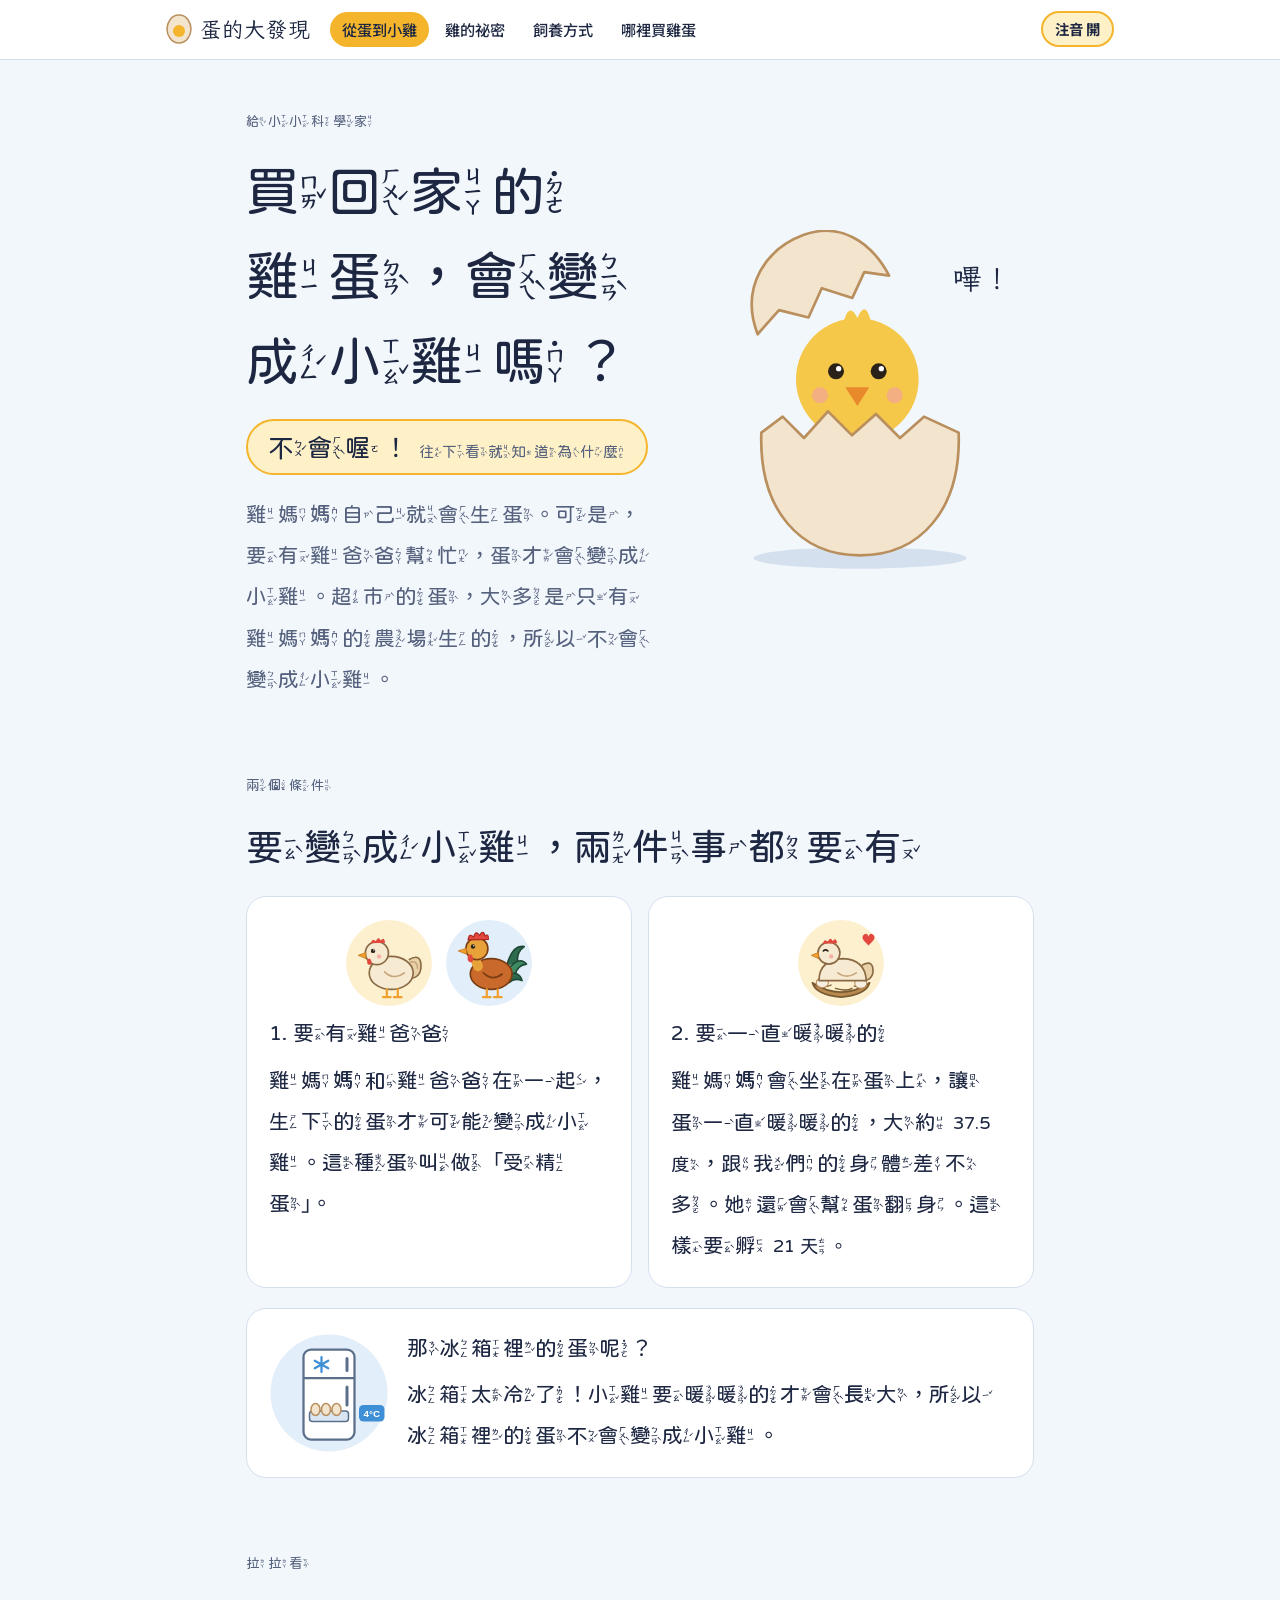
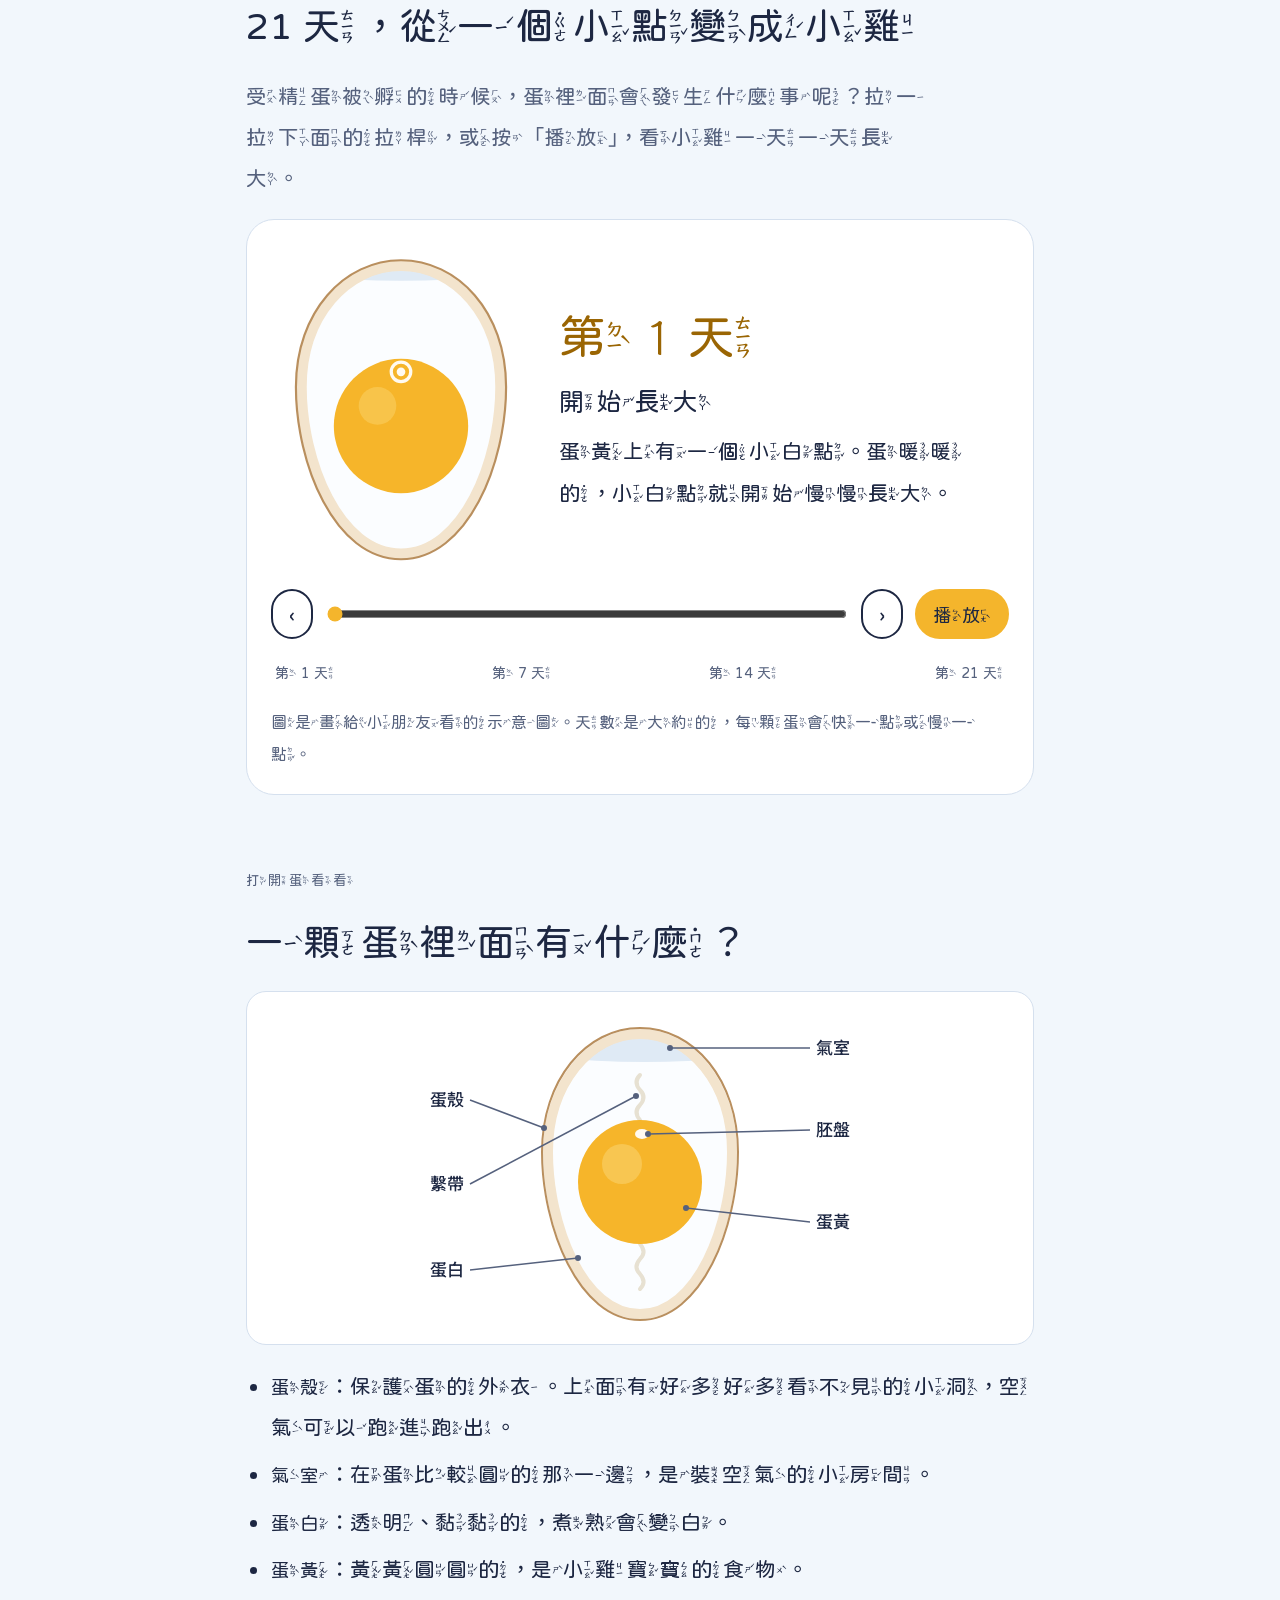
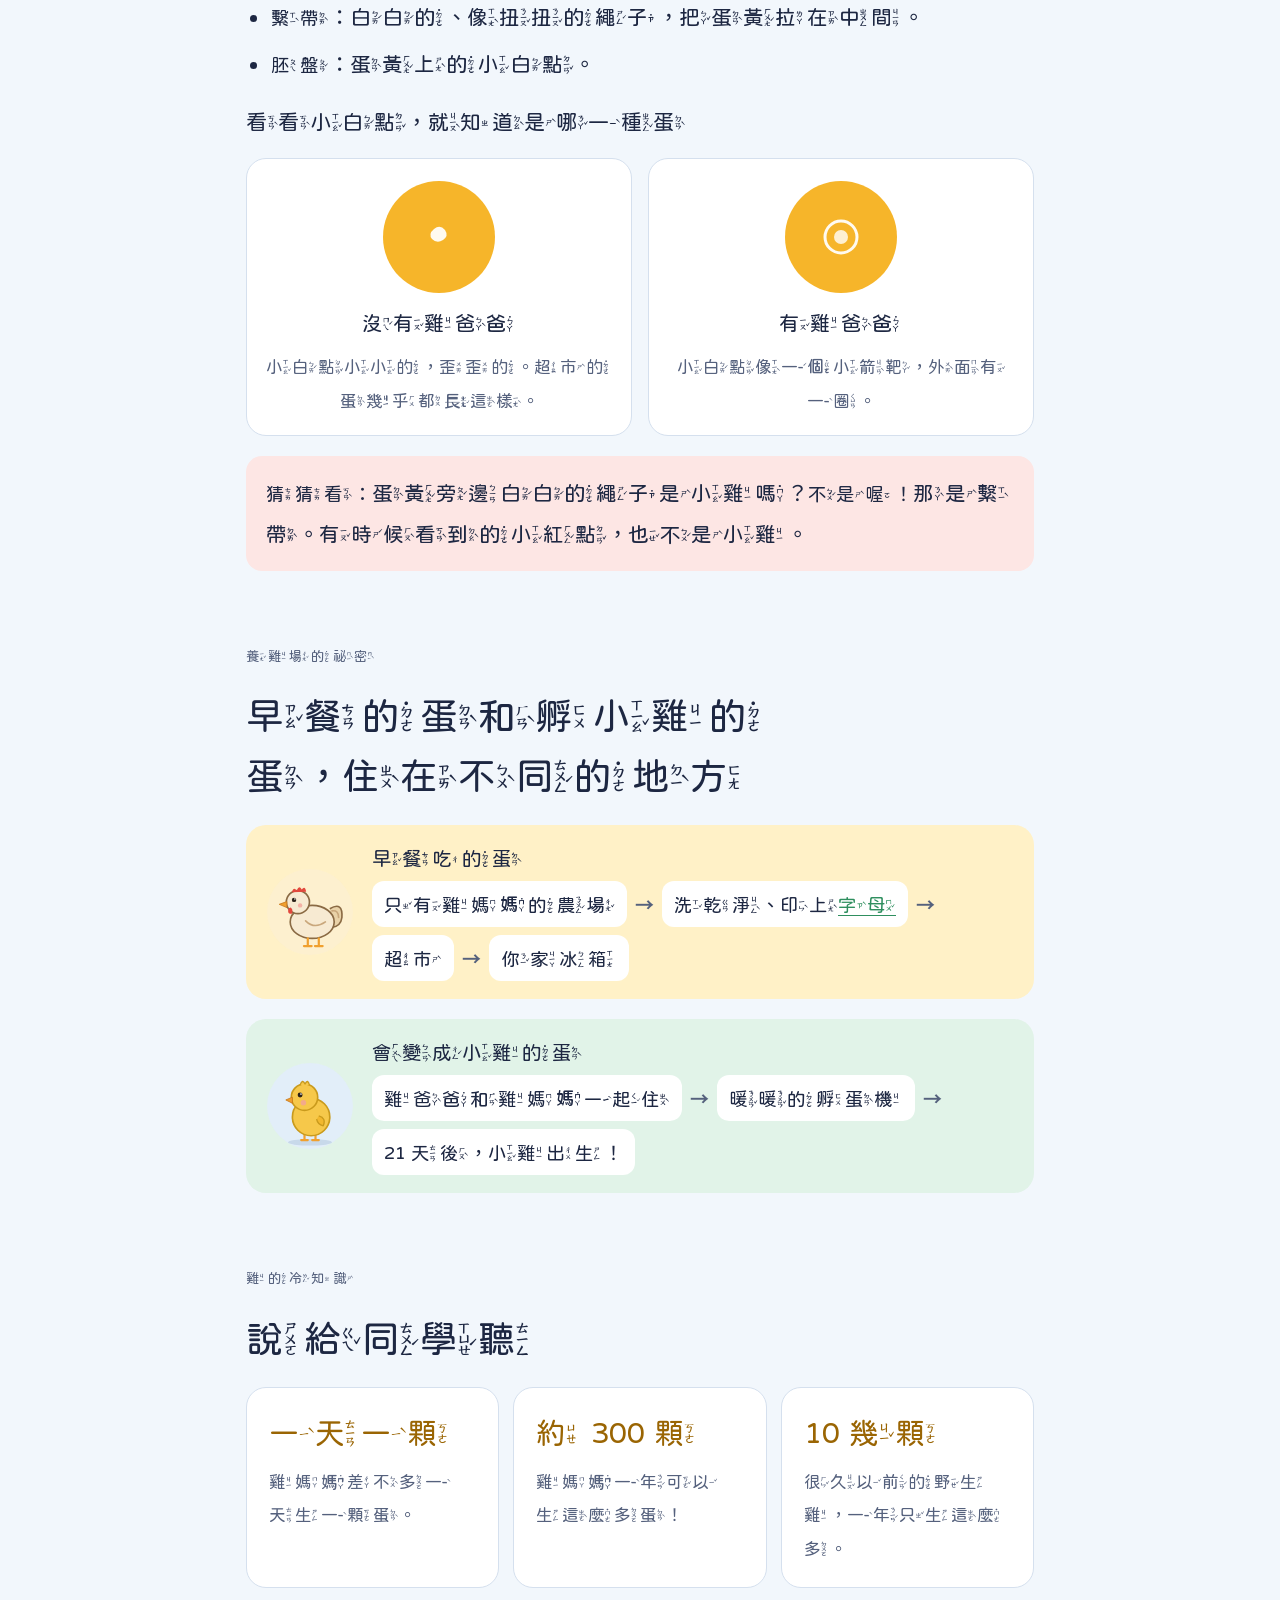
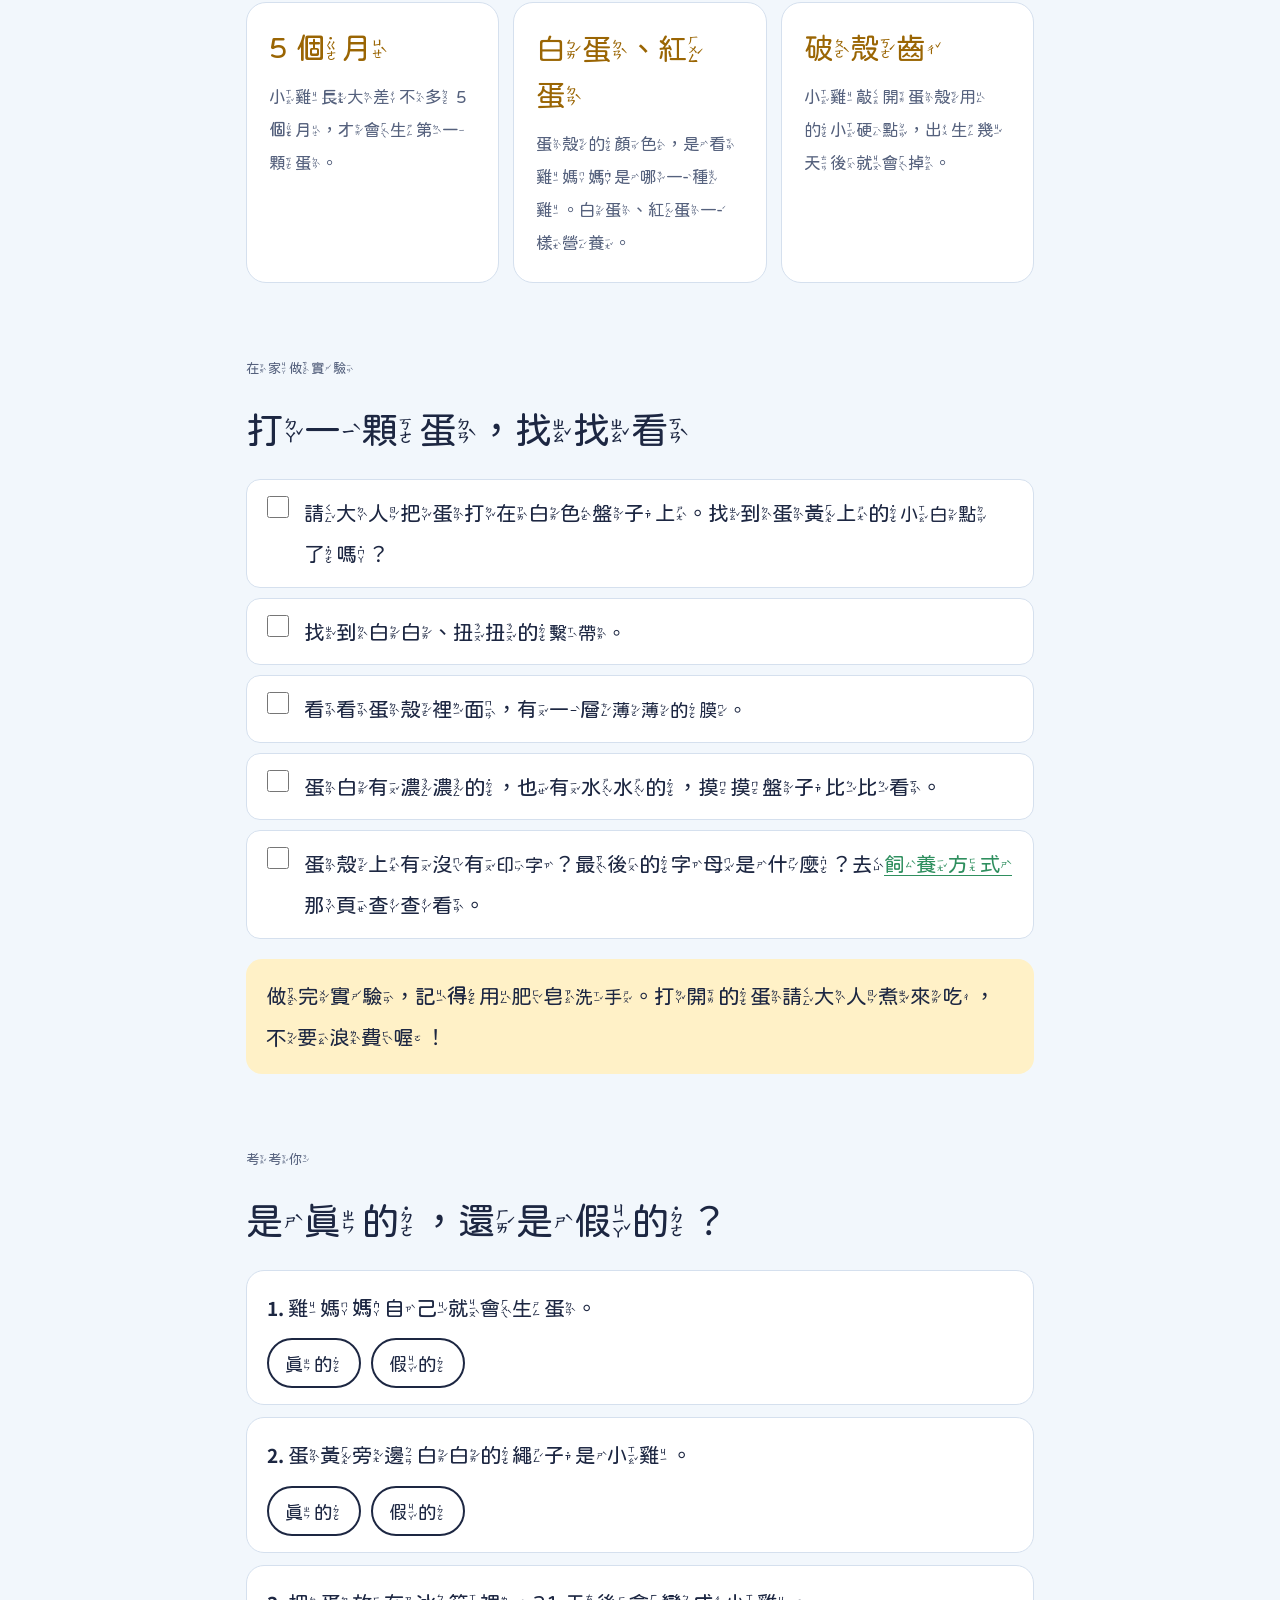
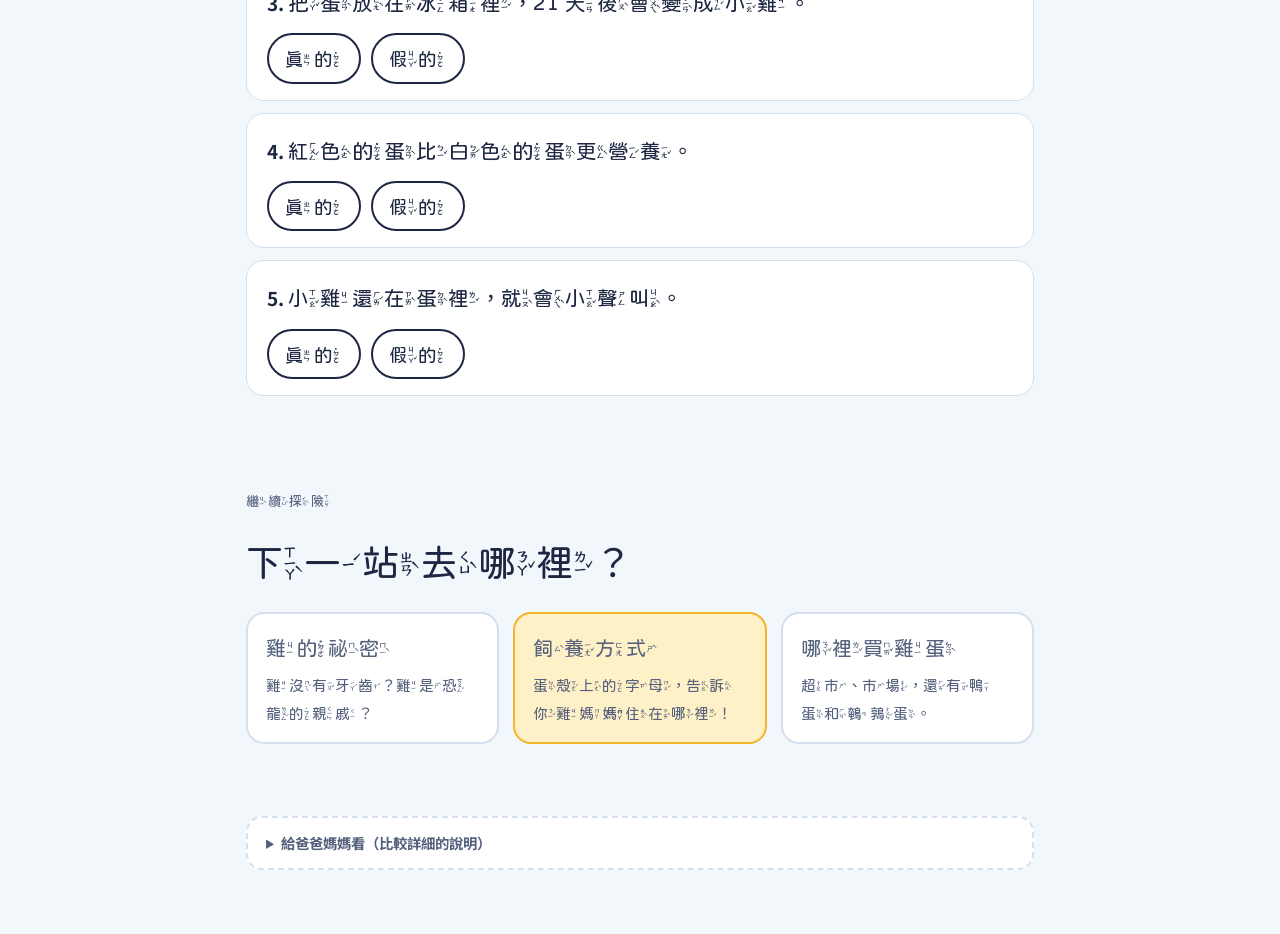
<file: index.html>
<!doctype html>
<html lang="zh-Hant-TW">
<head>
<meta charset="utf-8">
<meta name="zhuyin" content="auto">
<meta name="viewport" content="width=device-width, initial-scale=1, viewport-fit=cover">
<title>從蛋到小雞｜蛋的大發現</title>
<meta name="description" content="給小朋友的圖解：為什麼超市的蛋不會孵出小雞，以及受精蛋 21 天變成小雞的過程。">
<link rel="preconnect" href="https://fonts.googleapis.com">
<link rel="preconnect" href="https://fonts.gstatic.com" crossorigin>
<link rel="stylesheet" href="https://fonts.googleapis.com/css2?family=Iansui&family=Noto+Sans+TC:wght@400;500;700&display=swap">
<link rel="stylesheet" href="assets/style.css?v=4">
<style>
.cond svg { width: 72px; height: 72px; }
.cond ul { margin: 0; padding-left: 1.2em; }

.incubator {
  background: var(--surface);
  border: 1px solid var(--line);
  border-radius: 28px;
  padding: 24px;
  display: flex; flex-direction: column; gap: 20px;
}
.stage { display: grid; grid-template-columns: 260px 1fr; gap: 28px; align-items: center; }
.stage svg { width: 100%; max-width: 260px; justify-self: center; }
.stage-text { display: flex; flex-direction: column; gap: 10px; min-width: 0; }
.daynum { font-family: var(--display); font-size: 3rem; line-height: 1; color: var(--yolk-deep); }
.daynum span { font-size: inherit; }
.stage-title { font-size: 1.6rem; }
.controls { display: flex; align-items: center; gap: 12px; flex-wrap: wrap; }
.controls input[type=range] { flex: 1 1 240px; min-width: 0; accent-color: var(--yolk); height: 32px; }
.weeks { display: flex; justify-content: space-between; font-size: 0.8rem; color: var(--muted); padding: 0 4px; }

.albumen { fill: var(--albumen); }
.shell-thick { fill: none; stroke: var(--shell); stroke-width: 10; }
.shell-thin { fill: none; stroke: var(--shell-line); stroke-width: 2; }
.shell-fill { fill: var(--shell); stroke: var(--shell-line); stroke-width: 2; stroke-linejoin: round; }
.aircell { fill: #dfeaf5; }
.yolk { fill: #f6b52a; }
.yolk-hi { fill: #fbd36b; }
.vein { fill: none; stroke: #d0433d; stroke-width: 1.6; stroke-linecap: round; opacity: 0.55; }
.crack { fill: none; stroke: #5b4630; stroke-width: 2.5; stroke-linejoin: round; }
.chalaza { fill: none; stroke: #e7e1d2; stroke-width: 4; stroke-linecap: round; }
.disc { fill: #fffaf0; }
.disc-ring { fill: none; stroke: #fffaf0; stroke-width: 3; }
.eye { fill: #2a2118; }
.eye-hi { fill: #ffffff; }
.beak { fill: #e8892b; }
.leg { fill: none; stroke: #e8892b; stroke-width: 4; stroke-linecap: round; stroke-linejoin: round; }
.heart { fill: #d0433d; transform-box: fill-box; transform-origin: center; animation: beat 0.8s ease-in-out infinite; }
.lbl { fill: var(--ink); font-family: var(--body); font-size: 17px; font-weight: 500; }
.lead { stroke: var(--muted); stroke-width: 1.5; fill: none; }
.lead-dot { fill: var(--muted); }
.peep { fill: var(--ink); font-family: var(--display); font-size: 22px; }
@keyframes beat { 0%, 100% { transform: scale(1); } 40% { transform: scale(1.35); } }

.figure { background: var(--surface); border: 1px solid var(--line); border-radius: 20px; padding: 16px; overflow-x: auto; }
.figure svg { display: block; width: 100%; min-width: 300px; max-width: 560px; margin: 0 auto; }
.compare figure {
  margin: 0;
  background: var(--surface);
  border: 1px solid var(--line);
  border-radius: 20px;
  padding: 18px;
  display: flex; flex-direction: column; align-items: center; gap: 8px; text-align: center;
  min-width: 0;
}
.compare svg { width: 120px; height: 120px; }
.compare b { font-family: var(--display); font-weight: 400; font-size: 1.3rem; }
.compare figcaption { color: var(--muted); font-size: 0.95rem; }

.lane { border-radius: 20px; padding: 18px 20px; display: flex; flex-direction: column; gap: 12px; }
.lane.market { background: var(--yolk-soft); }
.lane.hatch { background: var(--leaf-soft); }
.lane h3 { font-size: 1.25rem; }
.steps { display: flex; flex-wrap: wrap; align-items: center; gap: 8px; margin: 0; padding: 0; list-style: none; }
.steps li { background: var(--surface); border-radius: 12px; padding: 6px 12px; font-weight: 500; }
.steps .arrow { background: none; padding: 0; color: var(--muted); font-weight: 700; }

.fact .big { font-family: var(--display); font-size: 1.9rem; color: var(--yolk-deep); line-height: 1.2; }
.fact p { font-size: 0.95rem; color: var(--muted); }

.checklist { display: flex; flex-direction: column; gap: 10px; margin: 0; padding: 0; list-style: none; }
.checklist label {
  display: flex; gap: 12px; align-items: flex-start;
  background: var(--surface); border: 1px solid var(--line); border-radius: 14px;
  padding: 12px 16px; cursor: pointer;
}
.checklist input { width: 22px; height: 22px; margin-top: 4px; accent-color: var(--leaf); flex: none; }
.checklist input:checked + span { text-decoration: line-through; color: var(--muted); }

@media (max-width: 640px) {
  .stage { grid-template-columns: 1fr; gap: 12px; }
  .stage svg { max-width: 200px; }
  .incubator { padding: 18px; }
}
</style>
<link rel="preload" href="fonts/BpmfHuninn-subset.woff2" as="font" type="font/woff2" crossorigin>
<script>try{if(localStorage.getItem("zhuyin")==="off")document.documentElement.classList.add("zy-off")}catch(e){}</script>
</head>
<body>
<header class="site-head">
  <nav class="nav" aria-label="網站導覽">
    <a class="brand" href="index.html"><svg viewBox="0 0 26 30" aria-hidden="true"><path d="M13 29C5 29 1 21 1 15S5 1 13 1s12 8 12 14-4 14-12 14Z" fill="var(--shell)" stroke="var(--shell-line)" stroke-width="1.5"/><circle cx="13" cy="17" r="6" fill="var(--yolk)"/></svg>蛋的大發現</a>
    <ul>
      <li><a href="index.html" aria-current="page">從蛋到小雞</a></li>
      <li><a href="chickens.html">雞的祕密</a></li>
      <li><a href="farming.html">飼養方式</a></li>
      <li><a href="buy-eggs.html">哪裡買雞蛋</a></li>
    </ul>
    <button class="zy-toggle" type="button" aria-pressed="true" id="zyToggle">注音 開</button>
  </nav>
</header>

<main class="wrap">

  <header class="hero">
    <div class="hero-text">
      <p class="eyebrow"><span class='zy'>給小小科學家</span></p>
      <h1><span class='zy'>買回家的雞蛋<span class='zp'>，</span>會變成小雞嗎<span class='zp'>？</span></span></h1>
      <p class="answer"><span class='zy'>不󠇡會喔<span class='zp'>！</span></span><small><span class='zy'>往下看就知道為󠇡什麼</span></small></p>
      <p class="lede"><span class='zy'>雞媽媽󠇡自己就會生蛋<span class='zp'>。</span>可是<span class='zp'>，</span>要有雞爸爸󠇡幫忙<span class='zp'>，</span>蛋才會變成小雞<span class='zp'>。</span>超市的蛋<span class='zp'>，</span>大多是只有雞媽媽󠇡的農場生的<span class='zp'>，</span>所以不󠇡會變成小雞<span class='zp'>。</span></span></p>
    </div>
    <svg viewBox="0 0 240 260" role="img" aria-label="一顆裂開的蛋，小雞從裡面探出頭">
      <ellipse cx="120" cy="246" rx="80" ry="8" fill="var(--line)"/>
      <g transform="translate(118 112)">
        <circle cx="0" cy="0" r="46" fill="#f6c84a"/>
        <path d="M-10 -44 q4 -14 10 -2 q6 -14 10 2" fill="#f6c84a"/>
        <circle cx="-16" cy="-6" r="6" class="eye"/><circle cx="-14" cy="-8" r="2" class="eye-hi"/>
        <circle cx="16" cy="-6" r="6" class="eye"/><circle cx="18" cy="-8" r="2" class="eye-hi"/>
        <path d="M-9 6 L9 6 L0 20 Z" class="beak"/>
        <circle cx="-28" cy="12" r="6" fill="#f2a29a" opacity="0.7"/>
        <circle cx="28" cy="12" r="6" fill="#f2a29a" opacity="0.7"/>
      </g>
      <path class="shell-fill" d="M46 152 L62 140 L78 156 L96 136 L114 154 L132 138 L150 156 L168 140 L194 152 C 196 210 165 244 120 244 C 75 244 44 210 46 152 Z"/>
      <path class="shell-fill" transform="rotate(-24 70 40)" d="M30 64 C 32 26 62 8 92 10 C 120 12 136 34 138 64 L122 54 L106 68 L88 52 L70 68 L52 54 Z"/>
      <text x="190" y="44" class="peep">嗶！</text>
    </svg>
  </header>

  <section aria-labelledby="two">
    <p class="eyebrow"><span class='zy'>兩個󠇡條件</span></p>
    <h2 id="two"><span class='zy'>要變成小雞<span class='zp'>，</span>兩件事都要有</span></h2>
    <div class="grid-2">
      <div class="card cond">
        <div class="pic-row">
          <img class="pic-sm" src="assets/img/hen.svg" alt="雞媽媽">
          <img class="pic-sm" src="assets/img/rooster.svg" alt="雞爸爸">
        </div>
        <h3><span class='zy'>1. 要有雞爸爸󠇡</span></h3>
        <p><span class='zy'>雞媽媽󠇡和󠇡雞爸爸󠇡在一󠇢起<span class='zp'>，</span>生下的蛋才可能變成小雞<span class='zp'>。</span>這種蛋叫做<span class='zp'>「</span>受精蛋<span class='zp'>」</span><span class='zp'>。</span></span></p>
      </div>
      <div class="card cond">
        <div class="pic-row"><img class="pic-sm" src="assets/img/hen-sitting.svg" alt="雞媽媽坐在蛋上面孵蛋"></div>
        <h3><span class='zy'>2. 要一󠇢直暖暖的</span></h3>
        <p><span class='zy'>雞媽媽󠇡會坐在蛋上<span class='zp'>，</span>讓蛋一󠇢直暖暖的<span class='zp'>，</span>大約 </span><b><span class='zy'>37.5 度</span></b><span class='zy'><span class='zp'>，</span>跟我們的身體差不多<span class='zp'>。</span>她還會幫蛋翻身<span class='zp'>。</span>這樣要孵 </span><b><span class='zy'>21 天</span></b>。</p>
      </div>
    </div>
    <div class="card with-pic">
      <img class="pic" src="assets/img/fridge.svg" alt="放著雞蛋的冰箱">
      <div>
        <h3><span class='zy'>那冰箱裡的蛋呢<span class='zp'>？</span></span></h3>
        <p><span class='zy'>冰箱太冷了<span class='zp'>！</span>小雞要暖暖的才會長󠇡大<span class='zp'>，</span>所以冰箱裡的蛋不󠇡會變成小雞<span class='zp'>。</span></span></p>
      </div>
    </div>
  </section>

  <section aria-labelledby="days">
    <p class="eyebrow"><span class='zy'>拉拉看</span></p>
    <h2 id="days"><span class='zy'>21 天<span class='zp'>，</span>從一󠇡個󠇡小點變成小雞</span></h2>
    <p class="lede"><span class='zy'>受精蛋被孵的時候<span class='zp'>，</span>蛋裡面會發生什麼事呢<span class='zp'>？</span>拉一拉下面的拉桿<span class='zp'>，</span>或按<span class='zp'>「</span>播放<span class='zp'>」</span><span class='zp'>，</span>看小雞一󠇢天一󠇢天長󠇡大<span class='zp'>。</span></span></p>
    <div class="incubator">
      <div class="stage">
        <svg id="eggView" viewBox="0 0 240 300" role="img" aria-label="蛋的內部"></svg>
        <div class="stage-text" aria-live="polite">
          <p class="daynum"><span class='zy'>第 </span><span id="dayNum">1</span><span class='zy'> 天</span></p>
          <h3 class="stage-title" id="stageTitle"></h3>
          <p id="stageText"></p>
        </div>
      </div>
      <div class="controls">
        <button class="btn" id="prevBtn" type="button" aria-label="前一天">‹</button>
        <input type="range" id="daySlider" min="1" max="21" value="1" aria-label="孵化第幾天">
        <button class="btn" id="nextBtn" type="button" aria-label="後一天">›</button>
        <button class="btn primary" id="playBtn" type="button"><span class='zy'>播放</span></button>
      </div>
      <div class="weeks" aria-hidden="true"><span><span class='zy'>第 1 天</span></span><span><span class='zy'>第 7 天</span></span><span><span class='zy'>第 14 天</span></span><span><span class='zy'>第 21 天</span></span></div>
      <p class="note"><span class='zy'>圖是畫給小朋友看的示意圖<span class='zp'>。</span>天數是大約的<span class='zp'>，</span>每顆蛋會快一󠇢點或慢一󠇢點<span class='zp'>。</span></span></p>
    </div>
  </section>

  <section aria-labelledby="inside">
    <p class="eyebrow"><span class='zy'>打開蛋看看</span></p>
    <h2 id="inside"><span class='zy'>一󠇢顆蛋裡面有什麼<span class='zp'>？</span></span></h2>
    <div class="figure">
      <svg viewBox="0 0 560 320" role="img" aria-label="雞蛋剖面圖：蛋殼、氣室、蛋白、蛋黃、繫帶、胚盤">
        <defs><clipPath id="anaClip"><path transform="translate(160 6)" d="M120 300 C 62 300 28 210 28 138 C 28 70 70 20 120 20 C 170 20 212 70 212 138 C 212 210 178 300 120 300 Z"/></clipPath></defs>
        <g transform="translate(160 6)">
          <path class="albumen" d="M120 300 C 62 300 28 210 28 138 C 28 70 70 20 120 20 C 170 20 212 70 212 138 C 212 210 178 300 120 300 Z"/>
        </g>
        <g clip-path="url(#anaClip)">
          <path class="aircell" d="M150 0 H430 V44 Q280 64 150 44 Z"/>
          <path class="chalaza" d="M280 112 q-7 -8 0 -15 q7 -8 0 -15 q-7 -8 0 -15"/>
          <path class="chalaza" d="M280 236 q7 8 0 15 q-7 8 0 15 q7 8 0 15"/>
          <circle cx="280" cy="174" r="62" class="yolk"/>
          <circle cx="262" cy="156" r="20" class="yolk-hi" opacity="0.6"/>
          <ellipse cx="282" cy="126" rx="7" ry="5" class="disc"/>
        </g>
        <g transform="translate(160 6)">
          <path class="shell-thick" d="M120 300 C 62 300 28 210 28 138 C 28 70 70 20 120 20 C 170 20 212 70 212 138 C 212 210 178 300 120 300 Z"/>
          <path class="shell-thin" d="M120 306 C 58 306 22 212 22 138 C 22 66 66 14 120 14 C 174 14 218 66 218 138 C 218 212 182 306 120 306 Z"/>
        </g>
        <path class="lead" d="M184 120 L110 92"/><circle class="lead-dot" cx="184" cy="120" r="3"/>
        <text class="lbl" x="104" y="98" text-anchor="end">蛋殼</text>
        <path class="lead" d="M218 250 L110 262"/><circle class="lead-dot" cx="218" cy="250" r="3"/>
        <text class="lbl" x="104" y="268" text-anchor="end">蛋白</text>
        <path class="lead" d="M276 88 L110 176"/><circle class="lead-dot" cx="276" cy="88" r="3"/>
        <text class="lbl" x="104" y="182" text-anchor="end">繫帶</text>
        <path class="lead" d="M310 40 L450 40"/><circle class="lead-dot" cx="310" cy="40" r="3"/>
        <text class="lbl" x="456" y="46">氣室</text>
        <path class="lead" d="M288 126 L450 122"/><circle class="lead-dot" cx="288" cy="126" r="3"/>
        <text class="lbl" x="456" y="128">胚盤</text>
        <path class="lead" d="M326 200 L450 214"/><circle class="lead-dot" cx="326" cy="200" r="3"/>
        <text class="lbl" x="456" y="220">蛋黃</text>
      </svg>
    </div>
    <ul class="plain">
      <li><b><span class='zy'>蛋殼</span></b><span class='zy'><span class='zp'>：</span>保護蛋的外衣<span class='zp'>。</span>上面有好多好多看不󠇡見的小洞<span class='zp'>，</span>空氣可以跑進跑出<span class='zp'>。</span></span></li>
      <li><b><span class='zy'>氣室</span></b><span class='zy'><span class='zp'>：</span>在蛋比較圓的那一󠇢邊<span class='zp'>，</span>是裝空氣的小房間<span class='zp'>。</span></span></li>
      <li><b><span class='zy'>蛋白</span></b><span class='zy'><span class='zp'>：</span>透明<span class='zp'>、</span>黏黏的<span class='zp'>，</span>煮熟會變白<span class='zp'>。</span></span></li>
      <li><b><span class='zy'>蛋黃</span></b><span class='zy'><span class='zp'>：</span>黃黃圓圓的<span class='zp'>，</span>是小雞寶寶󠇡的食物<span class='zp'>。</span></span></li>
      <li><b><span class='zy'>繫帶</span></b><span class='zy'><span class='zp'>：</span>白白的<span class='zp'>、</span>像扭扭的繩子󠇡<span class='zp'>，</span>把蛋黃拉在中間<span class='zp'>。</span></span></li>
      <li><b><span class='zy'>胚盤</span></b><span class='zy'><span class='zp'>：</span>蛋黃上的小白點<span class='zp'>。</span></span></li>
    </ul>

    <h3><span class='zy'>看看小白點<span class='zp'>，</span>就知道是哪一󠇢種蛋</span></h3>
    <div class="grid-2 compare">
      <figure>
        <svg viewBox="0 0 120 120" aria-hidden="true">
          <circle cx="60" cy="60" r="56" class="yolk"/>
          <path class="disc" d="M55 52 q6 -5 11 1 q4 6 -2 10 q-6 4 -11 -1 q-4 -5 2 -10 Z"/>
        </svg>
        <b><span class='zy'>沒有雞爸爸󠇡</span></b>
        <figcaption><span class='zy'>小白點小小的<span class='zp'>，</span>歪歪的<span class='zp'>。</span>超市的蛋幾󠇡乎都長󠇡這樣<span class='zp'>。</span></span></figcaption>
      </figure>
      <figure>
        <svg viewBox="0 0 120 120" aria-hidden="true">
          <circle cx="60" cy="60" r="56" class="yolk"/>
          <circle cx="60" cy="60" r="16" class="disc-ring"/>
          <circle cx="60" cy="60" r="7" class="disc" opacity="0.85"/>
        </svg>
        <b><span class='zy'>有雞爸爸󠇡</span></b>
        <figcaption><span class='zy'>小白點像一󠇡個󠇡小箭靶<span class='zp'>，</span>外面有一󠇢圈<span class='zp'>。</span></span></figcaption>
      </figure>
    </div>
    <p class="note-berry"><b><span class='zy'>猜猜看<span class='zp'>：</span></span></b><span class='zy'>蛋黃旁邊白白的繩子󠇡是小雞嗎<span class='zp'>？</span></span><b><span class='zy'>不󠇡是喔<span class='zp'>！</span></span></b><span class='zy'>那是繫帶<span class='zp'>。</span>有時候看到的小紅點<span class='zp'>，</span>也不󠇡是小雞<span class='zp'>。</span></span></p>
  </section>

  <section aria-labelledby="farm">
    <p class="eyebrow"><span class='zy'>養雞場的祕密</span></p>
    <h2 id="farm"><span class='zy'>早餐的蛋和󠇡孵小雞的蛋<span class='zp'>，</span>住在不同的地方</span></h2>
    <div class="lane market">
      <div class="with-pic" style="display:flex">
        <img class="pic-sm" src="assets/img/hen.svg" alt="雞媽媽">
        <div>
          <h3><span class='zy'>早餐吃的蛋</span></h3>
          <ol class="steps">
            <li><span class='zy'>只有雞媽媽󠇡的農場</span></li><li class="arrow" aria-hidden="true">→</li>
            <li><span class='zy'>洗乾淨<span class='zp'>、</span>印上</span><a href="farming.html#letters"><span class='zy'>字母</span></a></li><li class="arrow" aria-hidden="true">→</li>
            <li><span class='zy'>超市</span></li><li class="arrow" aria-hidden="true">→</li>
            <li><span class='zy'>你家冰箱</span></li>
          </ol>
        </div>
      </div>
    </div>
    <div class="lane hatch">
      <div class="with-pic" style="display:flex">
        <img class="pic-sm" src="assets/img/chick.svg" alt="小雞">
        <div>
          <h3><span class='zy'>會變成小雞的蛋</span></h3>
          <ol class="steps">
            <li><span class='zy'>雞爸爸󠇡和󠇡雞媽媽󠇡一󠇢起住</span></li><li class="arrow" aria-hidden="true">→</li>
            <li><span class='zy'>暖暖的孵蛋機</span></li><li class="arrow" aria-hidden="true">→</li>
            <li><span class='zy'>21 天後<span class='zp'>，</span>小雞出生<span class='zp'>！</span></span></li>
          </ol>
        </div>
      </div>
    </div>
  </section>

  <section aria-labelledby="facts">
    <p class="eyebrow"><span class='zy'>雞的冷知識</span></p>
    <h2 id="facts"><span class='zy'>說給同學聽</span></h2>
    <div class="grid-3">
      <div class="card fact"><span class="big"><span class='zy'>一󠇢天一󠇢顆</span></span><p><span class='zy'>雞媽媽󠇡差不多一󠇢天生一󠇢顆蛋<span class='zp'>。</span></span></p></div>
      <div class="card fact"><span class="big"><span class='zy'>約 300 顆</span></span><p><span class='zy'>雞媽媽󠇡一󠇢年可以生這麼多蛋<span class='zp'>！</span></span></p></div>
      <div class="card fact"><span class="big"><span class='zy'>10 幾顆</span></span><p><span class='zy'>很久以前的野生雞<span class='zp'>，</span>一󠇢年只生這麼多<span class='zp'>。</span></span></p></div>
      <div class="card fact"><span class="big"><span class='zy'>5 個󠇡月</span></span><p><span class='zy'>小雞長󠇡大差不多 5 個󠇡月<span class='zp'>，</span>才會生第一顆蛋<span class='zp'>。</span></span></p></div>
      <div class="card fact"><span class="big"><span class='zy'>白蛋<span class='zp'>、</span>紅蛋</span></span><p><span class='zy'>蛋殼的顏色<span class='zp'>，</span>是看雞媽媽󠇡是哪一󠇢種雞<span class='zp'>。</span>白蛋<span class='zp'>、</span>紅蛋一󠇡樣營養<span class='zp'>。</span></span></p></div>
      <div class="card fact"><span class="big"><span class='zy'>破殼齒</span></span><p><span class='zy'>小雞敲開蛋殼用的小硬點<span class='zp'>，</span>出生幾天後就會掉<span class='zp'>。</span></span></p></div>
    </div>
  </section>

  <section aria-labelledby="try">
    <p class="eyebrow"><span class='zy'>在家做實驗</span></p>
    <h2 id="try"><span class='zy'>打一󠇢顆蛋<span class='zp'>，</span>找找看</span></h2>
    <ul class="checklist">
      <li><label><input type="checkbox" id="c1"><span><span class='zy'>請大人把蛋打在白色盤子󠇡上<span class='zp'>。</span>找到蛋黃上的</span><b><span class='zy'>小白點</span></b><span class='zy'>了嗎<span class='zp'>？</span></span></span></label></li>
      <li><label><input type="checkbox" id="c2"><span><span class='zy'>找到白白<span class='zp'>、</span>扭扭的</span><b><span class='zy'>繫帶</span></b>。</span></label></li>
      <li><label><input type="checkbox" id="c3"><span><span class='zy'>看看蛋殼裡面<span class='zp'>，</span>有一󠇢層</span><b><span class='zy'>薄薄的膜</span></b>。</span></label></li>
      <li><label><input type="checkbox" id="c4"><span><span class='zy'>蛋白有濃濃的<span class='zp'>，</span>也有水水的<span class='zp'>，</span>摸摸盤子󠇡比比看<span class='zp'>。</span></span></span></label></li>
      <li><label><input type="checkbox" id="c5"><span><span class='zy'>蛋殼上有沒有</span><b><span class='zy'>印字</span></b><span class='zy'><span class='zp'>？</span>最後的字母是什麼<span class='zp'>？</span>去</span><a href="farming.html#letters"><span class='zy'>飼養方式</span></a><span class='zy'>那頁查查看<span class='zp'>。</span></span></span></label></li>
    </ul>
    <p class="note-yolk"><span class='zy'>做完實驗<span class='zp'>，</span>記得󠇡用肥皂</span><b><span class='zy'>洗手</span></b><span class='zy'><span class='zp'>。</span>打開的蛋請大人煮來吃<span class='zp'>，</span>不󠇡要浪費喔<span class='zp'>！</span></span></p>
  </section>

  <section aria-labelledby="quiz">
    <p class="eyebrow"><span class='zy'>考考你</span></p>
    <h2 id="quiz"><span class='zy'>是真的<span class='zp'>，</span>還是假的<span class='zp'>？</span></span></h2>
    <div class="quiz" id="quizBox"></div>
    <p class="score" id="score" aria-live="polite"></p>
  </section>

  <section aria-labelledby="more">
    <p class="eyebrow"><span class='zy'>繼續探險</span></p>
    <h2 id="more"><span class='zy'>下一󠇡站去哪裡<span class='zp'>？</span></span></h2>
    <div class="next">
      <a href="chickens.html"><b><span class='zy'>雞的祕密</span></b><span><span class='zy'>雞沒有牙齒<span class='zp'>？</span>雞是恐龍的親戚<span class='zp'>？</span></span></span></a>
      <a class="star" href="farming.html"><b><span class='zy'>飼養方式</span></b><span><span class='zy'>蛋殼上的字母<span class='zp'>，</span>告訴你雞媽媽󠇡住在哪裡<span class='zp'>！</span></span></span></a>
      <a href="buy-eggs.html"><b><span class='zy'>哪裡買雞蛋</span></b><span><span class='zy'>超市<span class='zp'>、</span>市場<span class='zp'>，</span>還有鴨蛋和󠇡鵪鶉蛋<span class='zp'>。</span></span></span></a>
    </div>
  </section>

  <details class="grownup">
    <summary>給爸爸媽媽看（比較詳細的說明）</summary>
    <ul class="plain">
      <li>受精蛋要孵化，需要溫度約 37.5°C、適當濕度、定時翻蛋，約 21 天。孵化場從第 18 天起停止翻蛋。冰箱約 4～7°C，受精蛋放冰箱會停止發育。</li>
      <li>未受精的胚盤是小而不規則的白點；受精的胚盤像箭靶，外圈較白、中間較透明，直徑約 3～4 毫米。</li>
      <li>繫帶的作用是把蛋黃固定在蛋的中央。蛋裡偶爾出現的小血點，是母雞產蛋時微血管破裂留下的，不是胚胎。</li>
      <li>蛋殼上有好幾千個氣孔；氣室位在蛋的鈍端，介於兩層殼膜之間。</li>
      <li>母雞約每 24～26 小時產一顆蛋，約 18～22 週齡開始產蛋；現代蛋雞一年約產 300 顆，野生祖先紅原雞一年只產十幾顆。</li>
      <li>雞分成「蛋雞」和「肉雞」兩大類，肉雞約 5～7 週就能上市。供孵化的受精蛋來自公母同養的「種雞場」。</li>
    </ul>
    <p>孵化天數、溫度和產蛋數字都是常見的大約值，不同品種和環境會有差異。</p>
  </details>
</main>

<script src="assets/quiz.js?v=4"></script>
<script>
(function () {
  var EGG = "M120 286 C 62 286 28 200 28 132 C 28 66 70 20 120 20 C 170 20 212 66 212 132 C 212 200 178 286 120 286 Z";
  var STAGES = [
    [1, 1, "<span class='zy'>開始長󠇡大</span>", "<span class='zy'>蛋黃上有一󠇡個󠇡小白點<span class='zp'>。</span>蛋暖暖的<span class='zp'>，</span>小白點就開始慢慢長󠇡大<span class='zp'>。</span></span>"],
    [2, 2, "<span class='zy'>心臟跳跳</span>", "<span class='zy'>小小的心臟開始噗通<span class='zp'>、</span>噗通地󠇡跳了<span class='zp'>！</span></span>"],
    [3, 4, "<span class='zy'>血管和󠇡眼睛</span>", "<span class='zy'>紅紅的血管長󠇡出來<span class='zp'>，</span>把蛋黃的營養送給寶寶󠇡<span class='zp'>。</span>黑黑的眼睛也出現了<span class='zp'>。</span></span>"],
    [5, 6, "<span class='zy'>翅膀和󠇡腳</span>", "<span class='zy'>身體旁邊冒出小小的芽<span class='zp'>，</span>以後會變成翅膀和󠇡腳<span class='zp'>。</span></span>"],
    [7, 9, "<span class='zy'>嘴巴󠇡和󠇡腳趾</span>", "<span class='zy'>嘴巴󠇡和󠇡腳趾長󠇡出來了<span class='zp'>。</span>嘴巴󠇡前面有一󠇡個󠇡小硬點<span class='zp'>，</span>叫<span class='zp'>「</span>破殼齒<span class='zp'>」</span><span class='zp'>，</span>以後要用來敲開蛋殼<span class='zp'>。</span></span>"],
    [10, 13, "<span class='zy'>長󠇡出羽毛</span>", "<span class='zy'>身上長󠇡出軟軟的羽毛<span class='zp'>，</span>爪子󠇡也變硬了<span class='zp'>。</span></span>"],
    [14, 16, "<span class='zy'>轉個󠇡身</span>", "<span class='zy'>小雞轉身<span class='zp'>，</span>把頭朝向蛋比較圓的那一󠇢邊<span class='zp'>。</span>那裡有一󠇡個󠇡裝空氣的小房間<span class='zp'>，</span>叫<span class='zp'>「</span>氣室<span class='zp'>」</span><span class='zp'>。</span></span>"],
    [17, 18, "<span class='zy'>快要出來了</span>", "<span class='zy'>小雞長󠇡得󠇡好大<span class='zp'>，</span>把蛋塞得󠇡滿滿的<span class='zp'>。</span></span>"],
    [19, 19, "<span class='zy'>吸第一口氣</span>", "<span class='zy'>剩下的蛋黃被吸進肚子󠇡裡<span class='zp'>，</span>變成小雞的便當<span class='zp'>。</span>小雞吸了第一口空氣<span class='zp'>，</span>還會在蛋裡小聲叫<span class='zp'>！</span></span>"],
    [20, 20, "<span class='zy'>啄一󠇡個󠇡小洞</span>", "<span class='zy'>小雞用破殼齒<span class='zp'>，</span>在蛋殼上啄出一󠇡個󠇡小洞<span class='zp'>。</span>好累喔<span class='zp'>，</span>要休息一󠇡下再繼續<span class='zp'>。</span></span>"],
    [21, 21, "<span class='zy'>出來了<span class='zp'>！</span></span>", "<span class='zy'>小雞一󠇢邊轉󠇡圈一󠇢邊啄<span class='zp'>，</span>推開蛋殼<span class='zp'>，</span>出來了<span class='zp'>！</span>一󠇢開始濕濕的<span class='zp'>，</span>過幾個󠇡小時就變得󠇡毛茸茸<span class='zp'>。</span></span>"]
  ];
  function clamp(v, a, b) { return Math.max(a, Math.min(b, v)); }
  function lerp(a, b, t) { return a + (b - a) * t; }
  function mixColor(t) {
    var p = [242, 162, 154], y = [246, 200, 74];
    return "rgb(" + p.map(function (c, i) { return Math.round(lerp(c, y[i], t)); }).join(",") + ")";
  }
  function chick(d, standing) {
    var color = standing ? mixColor(1) : mixColor(clamp((d - 9) / 4, 0, 1));
    var s = "";
    if (d >= 4) s += '<ellipse cx="14" cy="4" rx="22" ry="13" transform="rotate(-18 14 4)" fill="' + color + '" stroke="rgba(0,0,0,.12)" stroke-width="2"/>';
    if (d >= 6) {
      var toes = d >= 8 ? " M-8 66 l-8 4 M-8 66 l2 7 M18 66 l-6 5 M18 66 l6 5" : "";
      s += '<path class="leg" d="M-4 46 L-8 66 M14 46 L18 66' + toes + '"/>';
    }
    s = '<ellipse cx="4" cy="12" rx="48" ry="38" fill="' + color + '"/>' + s;
    var hr = d < 8 ? 34 : 28;
    s += '<circle cx="-26" cy="-26" r="' + hr + '" fill="' + color + '"/>';
    if (d >= 11) s += '<path d="M-38 ' + (-26 - hr + 4) + ' q4 -12 9 -1 q5 -12 9 1" fill="' + color + '"/><path d="M48 4 q14 -6 8 8 q10 2 -4 8" fill="' + color + '"/>';
    if (d >= 4 || standing) {
      s += '<circle cx="-34" cy="-30" r="' + (d < 10 ? 9 : 6) + '" class="eye"/>';
      if (standing) s += '<circle cx="-32" cy="-33" r="2" class="eye-hi"/>';
    }
    if (d >= 7) s += '<path class="beak" d="M-52 -24 L-70 -18 L-52 -11 Z"/>';
    if (d >= 8 && d < 21) s += '<circle cx="-67" cy="-19" r="2" fill="#ffffff"/>';
    if (d >= 2 && d <= 8) s += '<circle class="heart" cx="0" cy="8" r="7"/>';
    return s;
  }
  function draw(d) {
    var svg = "";
    if (d === 21) {
      svg += '<ellipse cx="120" cy="288" rx="90" ry="8" fill="var(--line)"/>';
      svg += '<g transform="translate(124 150) scale(1.15)">' + chick(21, true) + '</g>';
      svg += '<path class="shell-fill" d="M38 196 L58 180 L76 198 L96 178 L116 198 L136 180 L156 198 L176 182 L200 196 C 202 252 168 284 120 284 C 72 284 36 252 38 196 Z"/>';
      svg += '<path class="shell-fill" transform="rotate(30 196 60)" d="M150 80 C 152 44 178 26 204 28 C 230 30 244 50 246 80 L232 70 L216 84 L200 68 L184 84 L166 70 Z"/>';
      svg += '<text x="20" y="60" class="peep">嗶嗶！</text>';
      return svg;
    }
    var t = clamp((d - 2) / 17, 0, 1);
    var air = lerp(6, 42, (d - 1) / 19);
    var yr = d >= 20 ? 0 : 62 * (1 - Math.pow((d - 1) / 19, 1.6));
    var ycx = 120, ycy = 168;
    svg += '<defs><clipPath id="eggClip"><path d="' + EGG + '"/></clipPath></defs>';
    svg += '<path class="albumen" d="' + EGG + '"/>';
    svg += '<g clip-path="url(#eggClip)">';
    svg += '<path class="aircell" d="M0 0 H240 V' + (20 + air) + ' Q120 ' + (20 + air + 16) + ' 0 ' + (20 + air) + ' Z"/>';
    if (yr > 0) {
      svg += '<circle class="yolk" cx="' + ycx + '" cy="' + ycy + '" r="' + yr.toFixed(1) + '"/>';
      if (yr > 20) svg += '<circle class="yolk-hi" opacity="0.5" cx="' + (ycx - yr * 0.35) + '" cy="' + (ycy - yr * 0.3) + '" r="' + (yr * 0.28).toFixed(1) + '"/>';
    }
    if (d >= 2 && d <= 17 && yr > 8) {
      var n = d < 3 ? 4 : 8;
      for (var i = 0; i < n; i++) {
        var a = Math.PI * (0.15 + 0.7 * i / (n - 1));
        var len = yr * (d < 3 ? 0.45 : 0.95);
        var sx = ycx, sy = ycy - yr * 0.55;
        var ex = sx + Math.cos(a) * len * (i % 2 ? 1 : -1);
        var ey = sy + Math.sin(a) * len;
        svg += '<path class="vein" d="M' + sx + ' ' + sy + ' Q' + ((sx + ex) / 2 + 8) + ' ' + ((sy + ey) / 2 - 6) + ' ' + ex.toFixed(1) + ' ' + ey.toFixed(1) + '"/>';
      }
    }
    if (d === 1) {
      svg += '<circle class="disc-ring" cx="' + ycx + '" cy="' + (ycy - yr + 12) + '" r="9"/><circle class="disc" cx="' + ycx + '" cy="' + (ycy - yr + 12) + '" r="4"/>';
    } else {
      var sc = 0.14 + t * 1.0;
      var px = 120, py = lerp(ycy - 62 + 14, 158, t);
      var rot = d >= 14 ? 38 : -6;
      svg += '<g transform="translate(' + px + ' ' + py.toFixed(1) + ') rotate(' + rot + ') scale(' + sc.toFixed(3) + ')">' + chick(d, false) + '</g>';
    }
    svg += '</g>';
    svg += '<path class="shell-thick" d="' + EGG + '"/>';
    svg += '<path class="shell-thin" d="M120 291 C 58 291 23 202 23 132 C 23 62 68 15 120 15 C 172 15 217 62 217 132 C 217 202 182 291 120 291 Z"/>';
    if (d === 20) {
      svg += '<path class="crack" d="M58 70 L68 62 L72 74 L82 66 L86 78"/>';
      svg += '<circle cx="72" cy="70" r="4" fill="#5b4630"/>';
    }
    return svg;
  }
  var view = document.getElementById("eggView");
  var slider = document.getElementById("daySlider");
  var dayNum = document.getElementById("dayNum");
  var title = document.getElementById("stageTitle");
  var text = document.getElementById("stageText");
  var playBtn = document.getElementById("playBtn");
  var timer = null;
  function show(d) {
    d = clamp(d, 1, 21);
    slider.value = d;
    dayNum.textContent = d;
    view.innerHTML = draw(d);
    for (var i = 0; i < STAGES.length; i++) {
      if (d >= STAGES[i][0] && d <= STAGES[i][1]) { title.innerHTML = STAGES[i][2]; text.innerHTML = STAGES[i][3]; }
    }
  }
  function stop() { if (timer) { clearInterval(timer); timer = null; } playBtn.innerHTML = "<span class='zy'>播放</span>"; }
  function play() {
    if (timer) { stop(); return; }
    if (+slider.value >= 21) show(1);
    playBtn.innerHTML = "<span class='zy'>暫停</span>";
    timer = setInterval(function () {
      var d = +slider.value + 1;
      show(d);
      if (d >= 21) stop();
    }, 1300);
  }
  slider.addEventListener("input", function () { stop(); show(+slider.value); });
  document.getElementById("prevBtn").addEventListener("click", function () { stop(); show(+slider.value - 1); });
  document.getElementById("nextBtn").addEventListener("click", function () { stop(); show(+slider.value + 1); });
  playBtn.addEventListener("click", play);
  show(1);

  renderQuiz(document.getElementById("quizBox"), document.getElementById("score"), [
    ["<span class='zy'>雞媽媽󠇡自己就會生蛋<span class='zp'>。</span></span>", true, "<span class='zy'>是真的<span class='zp'>！</span>只是沒有雞爸爸󠇡<span class='zp'>，</span>蛋不󠇡會變成小雞<span class='zp'>。</span></span>"],
    ["<span class='zy'>蛋黃旁邊白白的繩子󠇡是小雞<span class='zp'>。</span></span>", false, "<span class='zy'>是假的<span class='zp'>！</span>那是繫帶<span class='zp'>，</span>把蛋黃拉在中間<span class='zp'>。</span></span>"],
    ["<span class='zy'>把蛋放在冰箱裡<span class='zp'>，</span>21 天後會變成小雞<span class='zp'>。</span></span>", false, "<span class='zy'>是假的<span class='zp'>！</span>冰箱太冷了<span class='zp'>，</span>小雞要暖暖的才會長󠇡大<span class='zp'>。</span></span>"],
    ["<span class='zy'>紅色的蛋比白色的蛋更營養<span class='zp'>。</span></span>", false, "<span class='zy'>是假的<span class='zp'>！</span>顏色不一󠇡樣<span class='zp'>，</span>營養差不多<span class='zp'>。</span></span>"],
    ["<span class='zy'>小雞還在蛋裡<span class='zp'>，</span>就會小聲叫<span class='zp'>。</span></span>", true, "<span class='zy'>是真的<span class='zp'>！</span>快出來的時候<span class='zp'>，</span>小雞會在蛋裡叫<span class='zp'>。</span></span>"]
  ], {
    yes: "<span class='zy'>真的</span>", no: "<span class='zy'>假的</span>", right: "<span class='zy'>答對了<span class='zp'>！</span></span>", wrong: "<span class='zy'>再想想<span class='zp'>～</span></span>",
    score: function (c, n) { return "<span class='zy'>你答對了</span> " + c + " <span class='zy'>題<span class='zp'>，</span>共</span> " + n + " <span class='zy'>題<span class='zp'>！</span></span>"; },
    perfect: "<span class='zy'>你是雞蛋小博士<span class='zp'>！</span></span>"
  });
})();
</script>
<script>
(function () {
  var b = document.getElementById("zyToggle"), root = document.documentElement;
  function show() { var on = !root.classList.contains("zy-off"); b.textContent = on ? "注音 開" : "注音 關"; b.setAttribute("aria-pressed", on ? "true" : "false"); }
  b.addEventListener("click", function () {
    root.classList.toggle("zy-off");
    try { localStorage.setItem("zhuyin", root.classList.contains("zy-off") ? "off" : "on"); } catch (e) {}
    show();
  });
  show();
})();
</script>
</body>
</html>
</file>
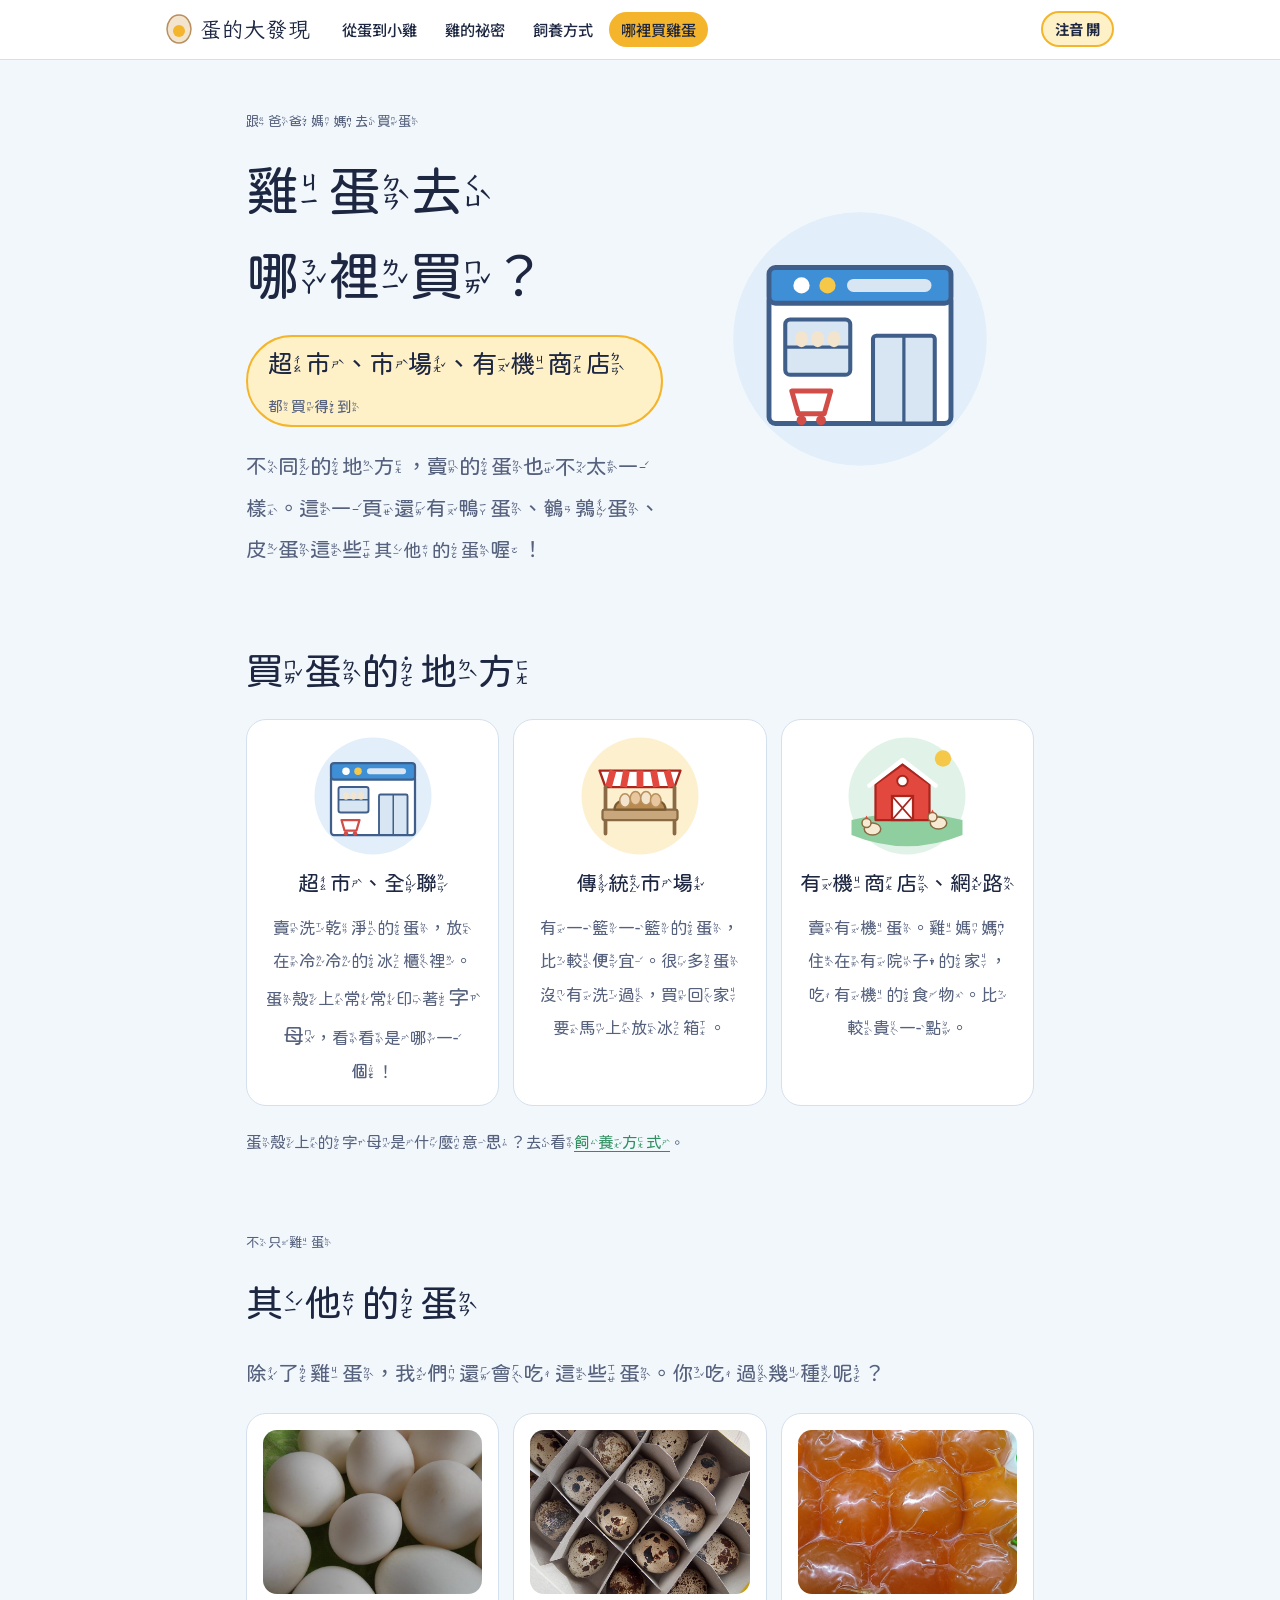
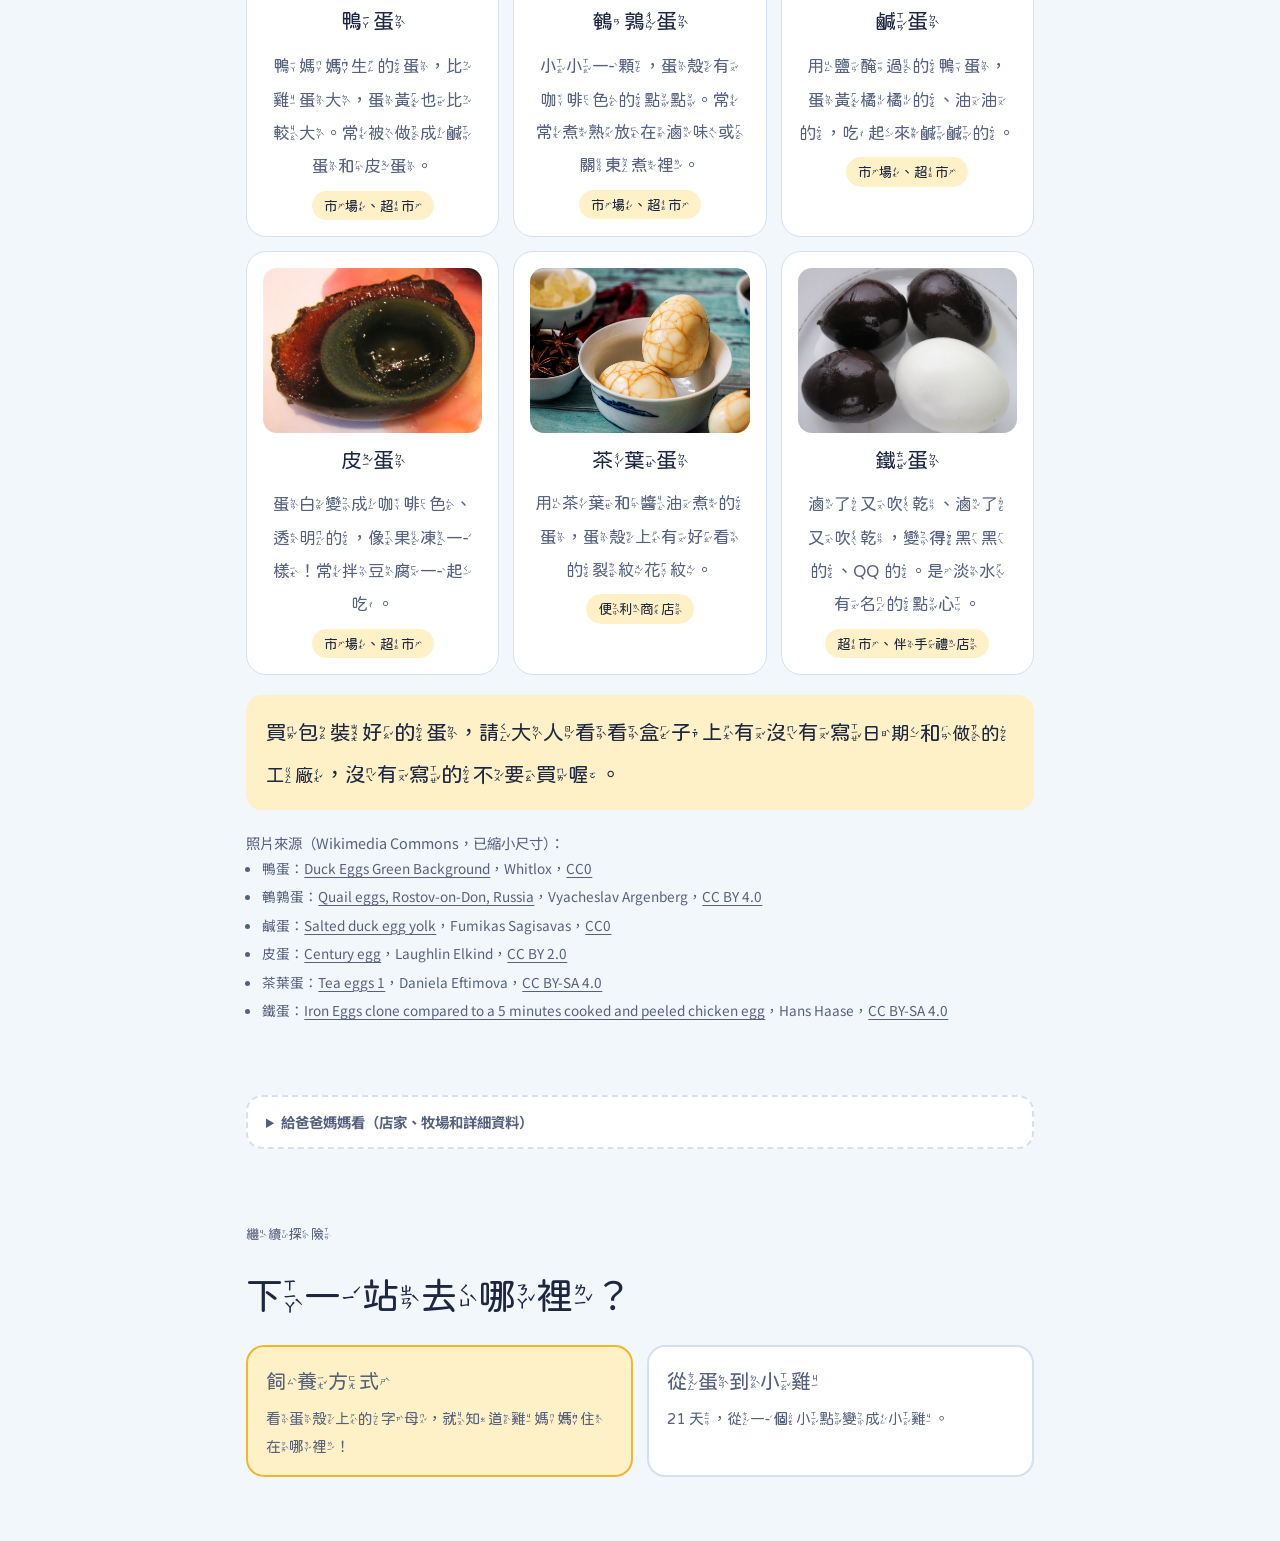
<file: buy-eggs.html>
<!doctype html>
<html lang="zh-Hant-TW">
<head>
<meta charset="utf-8">
<meta name="zhuyin" content="auto">
<meta name="viewport" content="width=device-width, initial-scale=1, viewport-fit=cover">
<title>哪裡買雞蛋｜蛋的大發現</title>
<meta name="description" content="雞蛋去哪裡買？超市、市場、有機商店，還有鴨蛋、鵪鶉蛋、鹹蛋、皮蛋、茶葉蛋、鐵蛋。附全聯動福蛋、有機蛋牧場和台中市店家整理。">
<link rel="preconnect" href="https://fonts.googleapis.com">
<link rel="preconnect" href="https://fonts.gstatic.com" crossorigin>
<link rel="stylesheet" href="https://fonts.googleapis.com/css2?family=Iansui&family=Noto+Sans+TC:wght@400;500;700&display=swap">
<link rel="stylesheet" href="assets/style.css?v=4">
<style>
.farm h3 { font-size: 1.2rem; }
.farm dl { margin: 0; display: grid; grid-template-columns: 5em 1fr; gap: 4px 10px; }
.farm dt { color: var(--muted); }
.farm dd { margin: 0; min-width: 0; overflow-wrap: anywhere; }
td.phone { white-space: nowrap; font-variant-numeric: tabular-nums; }
.type-table td:first-child { white-space: nowrap; font-weight: 700; }
.type-table td:nth-child(3) { white-space: nowrap; }
.photo { width: 100%; aspect-ratio: 4 / 3; max-width: 100%; height: auto; object-fit: cover; border-radius: 14px; display: block; background: var(--sky-soft); }
.credits { margin: 0; padding-left: 1.2em; font-size: 0.85rem; color: var(--muted); display: flex; flex-direction: column; gap: 4px; }
.credits a { color: var(--muted); }
.where-tag { display: inline-block; background: var(--yolk-soft); border-radius: 999px; padding: 2px 12px; font-size: 0.88rem; font-weight: 700; color: var(--ink); }
</style>
<link rel="preload" href="fonts/BpmfHuninn-subset.woff2" as="font" type="font/woff2" crossorigin>
<script>try{if(localStorage.getItem("zhuyin")==="off")document.documentElement.classList.add("zy-off")}catch(e){}</script>
</head>
<body>
<header class="site-head">
  <nav class="nav" aria-label="網站導覽">
    <a class="brand" href="index.html"><svg viewBox="0 0 26 30" aria-hidden="true"><path d="M13 29C5 29 1 21 1 15S5 1 13 1s12 8 12 14-4 14-12 14Z" fill="var(--shell)" stroke="var(--shell-line)" stroke-width="1.5"/><circle cx="13" cy="17" r="6" fill="var(--yolk)"/></svg>蛋的大發現</a>
    <ul>
      <li><a href="index.html">從蛋到小雞</a></li>
      <li><a href="chickens.html">雞的祕密</a></li>
      <li><a href="farming.html">飼養方式</a></li>
      <li><a href="buy-eggs.html" aria-current="page">哪裡買雞蛋</a></li>
    </ul>
    <button class="zy-toggle" type="button" aria-pressed="true" id="zyToggle">注音 開</button>
  </nav>
</header>

<main class="wrap">

  <header class="hero">
    <div class="hero-text">
      <p class="eyebrow"><span class='zy'>跟爸爸󠇡媽媽󠇡去買蛋</span></p>
      <h1><span class='zy'>雞蛋去哪裡買<span class='zp'>？</span></span></h1>
      <p class="answer"><span class='zy'>超市<span class='zp'>、</span>市場<span class='zp'>、</span>有機商店</span><small><span class='zy'>都買得󠇡到</span></small></p>
      <p class="lede"><span class='zy'>不同的地方<span class='zp'>，</span>賣的蛋也不󠇡太一󠇡樣<span class='zp'>。</span>這一󠇡頁還有鴨蛋<span class='zp'>、</span>鵪鶉蛋<span class='zp'>、</span>皮蛋這些</span><b><span class='zy'>其他的蛋</span></b><span class='zy'>喔<span class='zp'>！</span></span></p>
    </div>
    <img class="pic-lg" src="assets/img/store.svg" alt="超市">
  </header>

  <section aria-labelledby="places">
    <h2 id="places"><span class='zy'>買蛋的地方</span></h2>
    <div class="grid-3">
      <div class="pic-card">
        <img class="pic" src="assets/img/store.svg" alt="超市">
        <b><span class='zy'>超市<span class='zp'>、</span>全聯</span></b>
        <p><span class='zy'>賣洗乾淨的蛋<span class='zp'>，</span>放在冷冷的冰櫃裡<span class='zp'>。</span>蛋殼上常常印著</span><b><span class='zy'>字母</span></b><span class='zy'><span class='zp'>，</span>看看是哪一󠇡個󠇡<span class='zp'>！</span></span></p>
      </div>
      <div class="pic-card">
        <img class="pic" src="assets/img/market.svg" alt="市場的雞蛋攤">
        <b><span class='zy'>傳統市場</span></b>
        <p><span class='zy'>有一󠇢籃一󠇢籃的蛋<span class='zp'>，</span>比較便󠇡宜<span class='zp'>。</span>很多蛋沒有洗過<span class='zp'>，</span>買回家要馬上放冰箱<span class='zp'>。</span></span></p>
      </div>
      <div class="pic-card">
        <img class="pic" src="assets/img/farm.svg" alt="有院子的農場">
        <b><span class='zy'>有機商店<span class='zp'>、</span>網路</span></b>
        <p><span class='zy'>賣有機蛋<span class='zp'>。</span>雞媽媽󠇡住在有院子󠇡的家<span class='zp'>，</span>吃有機的食物<span class='zp'>。</span>比較貴一󠇢點<span class='zp'>。</span></span></p>
      </div>
    </div>
    <p class="note"><span class='zy'>蛋殼上的字母是什麼意思󠇢<span class='zp'>？</span>去看</span><a href="farming.html#letters"><span class='zy'>飼養方式</span></a>。</p>
  </section>

  <section aria-labelledby="other" id="other">
    <p class="eyebrow"><span class='zy'>不只雞蛋</span></p>
    <h2 id="other-title"><span class='zy'>其他的蛋</span></h2>
    <p class="lede"><span class='zy'>除了雞蛋<span class='zp'>，</span>我們還會吃這些蛋<span class='zp'>。</span>你吃過幾種呢<span class='zp'>？</span></span></p>
    <div class="grid-3">
      <div class="pic-card">
        <img class="photo" src="assets/photos/duck-eggs.jpg" alt="一堆淡綠色的鴨蛋" width="640" height="480" loading="lazy">
        <b><span class='zy'>鴨蛋</span></b>
        <p><span class='zy'>鴨媽媽󠇡生的蛋<span class='zp'>，</span>比雞蛋大<span class='zp'>，</span>蛋黃也比較大<span class='zp'>。</span>常被做成鹹蛋和󠇡皮蛋<span class='zp'>。</span></span></p>
        <span class="where-tag"><span class='zy'>市場<span class='zp'>、</span>超市</span></span>
      </div>
      <div class="pic-card">
        <img class="photo" src="assets/photos/quail-eggs.jpg" alt="盒子裡有咖啡色斑點的鵪鶉蛋" width="640" height="480" loading="lazy">
        <b><span class='zy'>鵪鶉蛋</span></b>
        <p><span class='zy'>小小一󠇢顆<span class='zp'>，</span>蛋殼有咖啡色的點點<span class='zp'>。</span>常常煮熟放在滷味或關東煮裡<span class='zp'>。</span></span></p>
        <span class="where-tag"><span class='zy'>市場<span class='zp'>、</span>超市</span></span>
      </div>
      <div class="pic-card">
        <img class="photo" src="assets/photos/salted-egg.jpg" alt="一顆顆橘色、油亮的鹹蛋黃" width="640" height="480" loading="lazy">
        <b><span class='zy'>鹹蛋</span></b>
        <p><span class='zy'>用鹽醃過的鴨蛋<span class='zp'>，</span>蛋黃橘橘的<span class='zp'>、</span>油油的<span class='zp'>，</span>吃起來鹹鹹的<span class='zp'>。</span></span></p>
        <span class="where-tag"><span class='zy'>市場<span class='zp'>、</span>超市</span></span>
      </div>
      <div class="pic-card">
        <img class="photo" src="assets/photos/pidan.jpg" alt="切開的皮蛋，蛋白是透明的咖啡色" width="640" height="480" loading="lazy">
        <b><span class='zy'>皮蛋</span></b>
        <p><span class='zy'>蛋白變成咖啡色<span class='zp'>、</span>透明的<span class='zp'>，</span>像果凍一󠇡樣<span class='zp'>！</span>常拌豆腐一󠇢起吃<span class='zp'>。</span></span></p>
        <span class="where-tag"><span class='zy'>市場<span class='zp'>、</span>超市</span></span>
      </div>
      <div class="pic-card">
        <img class="photo" src="assets/photos/tea-egg.jpg" alt="碗裡有裂紋花紋的茶葉蛋" width="640" height="480" loading="lazy">
        <b><span class='zy'>茶葉蛋</span></b>
        <p><span class='zy'>用茶葉和󠇡醬油煮的蛋<span class='zp'>，</span>蛋殼上有好看的裂紋花紋<span class='zp'>。</span></span></p>
        <span class="where-tag"><span class='zy'>便利商店</span></span>
      </div>
      <div class="pic-card">
        <img class="photo" src="assets/photos/iron-egg.jpg" alt="黑黑的鐵蛋，旁邊是一顆白色的水煮蛋" width="640" height="480" loading="lazy">
        <b><span class='zy'>鐵蛋</span></b>
        <p><span class='zy'>滷了又吹乾<span class='zp'>、</span>滷了又吹乾<span class='zp'>，</span>變得󠇡黑黑的<span class='zp'>、</span>QQ 的<span class='zp'>。</span>是淡水有名的點心<span class='zp'>。</span></span></p>
        <span class="where-tag"><span class='zy'>超市<span class='zp'>、</span>伴手禮店</span></span>
      </div>
    </div>
    <p class="note-yolk"><span class='zy'>買包裝好的蛋<span class='zp'>，</span>請大人看看盒子󠇡上有沒有寫</span><b><span class='zy'>日期</span></b><span class='zy'>和󠇡</span><b><span class='zy'>做的工廠</span></b><span class='zy'><span class='zp'>，</span>沒有寫的不󠇡要買喔<span class='zp'>。</span></span></p>
    <div>
      <p class="note" data-nozy>照片來源（Wikimedia Commons，已縮小尺寸）：</p>
      <ul class="credits" data-nozy>
        <li>鴨蛋：<a href="https://commons.wikimedia.org/wiki/File:Duck_Eggs_Green_Background.png">Duck Eggs Green Background</a>，Whitlox，<a href="https://creativecommons.org/publicdomain/zero/1.0/">CC0</a></li>
        <li>鵪鶉蛋：<a href="https://commons.wikimedia.org/wiki/File:Quail_eggs,_Rostov-on-Don,_Russia.jpg">Quail eggs, Rostov-on-Don, Russia</a>，Vyacheslav Argenberg，<a href="https://creativecommons.org/licenses/by/4.0/">CC BY 4.0</a></li>
        <li>鹹蛋：<a href="https://commons.wikimedia.org/wiki/File:Salted_duck_egg_yolk.jpg">Salted duck egg yolk</a>，Fumikas Sagisavas，<a href="https://creativecommons.org/publicdomain/zero/1.0/">CC0</a></li>
        <li>皮蛋：<a href="https://commons.wikimedia.org/wiki/File:Century_egg.jpg">Century egg</a>，Laughlin Elkind，<a href="https://creativecommons.org/licenses/by/2.0/">CC BY 2.0</a></li>
        <li>茶葉蛋：<a href="https://commons.wikimedia.org/wiki/File:Tea_eggs_1.jpg">Tea eggs 1</a>，Daniela Eftimova，<a href="https://creativecommons.org/licenses/by-sa/4.0/">CC BY-SA 4.0</a></li>
        <li>鐵蛋：<a href="https://commons.wikimedia.org/wiki/File:Iron_Eggs_clone_compared_to_a_5_minutes_coocked_and_peeled_chicken_egg_IMG_0263.jpg">Iron Eggs clone compared to a 5 minutes cooked and peeled chicken egg</a>，Hans Haase，<a href="https://creativecommons.org/licenses/by-sa/4.0/">CC BY-SA 4.0</a></li>
      </ul>
    </div>
  </section>

  <details class="grownup" id="grownup">
    <summary>給爸爸媽媽看（店家、牧場和詳細資料）</summary>

    <h3>四種雞蛋去哪裡買</h3>
    <div class="table-wrap">
      <table class="type-table">
        <thead><tr><th>種類</th><th>哪裡買</th><th>價格</th><th>怎麼認</th></tr></thead>
        <tbody>
          <tr><td>一般洗選蛋</td><td>超市、量販店、生鮮超市</td><td>便宜到中等</td><td>蛋殼有噴印，字母多半是 C 或 E</td></tr>
          <tr><td>動物福利蛋</td><td>全聯「動物福利蛋」專區、有機店、百貨超市</td><td>中等到偏高</td><td>人道或友善畜產標章；字母 E、B、F</td></tr>
          <tr><td>有機蛋</td><td>有機連鎖店、百貨超市、牧場網購宅配</td><td>最貴</td><td>有機標章和驗證字號；字母 O</td></tr>
          <tr><td>散裝蛋</td><td>傳統市場、雜貨店</td><td>最便宜</td><td>沒有逐顆噴印，只有外箱標籤</td></tr>
        </tbody>
      </table>
    </div>

    <h3 id="welfare">動物福利蛋：全聯動福蛋專區</h3>
    <p>全聯從 2015 年起陸續推動小農直採等專區，並逐步導入動物福利蛋。合作牧場都要通過人道飼養或友善畜產等第三方認證。各門市實際上架的品牌可能不同。動物福利蛋<b>不等於有機蛋</b>。</p>
    <div class="table-wrap">
      <table>
        <thead><tr><th>牧場</th><th>地區</th><th>全聯網站上的介紹</th></tr></thead>
        <tbody>
          <tr><td>廣南牧場</td><td>台南</td><td>母雞在明亮乾淨的環境中生活</td></tr>
          <tr><td>日安畜牧場</td><td>台南</td><td>密閉式負壓水濂雞舍，墊料可讓雞沙浴、抓耙</td></tr>
          <tr><td>富祺畜牧場（大成散步雞紅蛋）</td><td>嘉義</td><td>人道標章與友善畜產雙標章；平飼，每平方公尺不超過 9 隻</td></tr>
          <tr><td>大武山蛋雞畜牧場第二分場</td><td>屏東</td><td>位在屏東大武山腳下，2007 年創立</td></tr>
          <tr><td>大林畜牧場</td><td>嘉義</td><td>以動物福利蛋為重點經營</td></tr>
          <tr><td>順利畜牧場（勤億蛋品）</td><td>嘉義</td><td>強調善待母雞</td></tr>
        </tbody>
      </table>
    </div>

    <h3 id="organic">有機蛋牧場</h3>
    <p>確認方式：蛋殼噴印第二行字母為 O，包裝上有有機農產品標章和驗證字號。</p>
    <div class="grid-2">
      <div class="card farm">
        <h3>亞植有機農場</h3>
        <p>2012 年通過中央畜產會有機驗證，自稱全台最大有機放牧雞蛋農場，產品「鮮有蛋」。</p>
        <dl>
          <dt>門市</dt><dd>桃園市楊梅區民有路二段 588 號</dd>
          <dt>官網</dt><dd><a href="https://www.emtaiwan.com.tw">emtaiwan.com.tw</a>，可網購宅配</dd>
          <dt>價格參考</dt><dd>40 顆 1,200 元（萬家福網購）；每盒 10 顆約 140 元（聖德科斯網購）</dd>
        </dl>
      </div>
      <div class="card farm">
        <h3>甜心畜牧場</h3>
        <p>飼養台灣本土土雞，有機放牧，不關籠也不剪喙。</p>
        <dl>
          <dt>地點</dt><dd>台南市歸仁區</dd>
          <dt>官網</dt><dd><a href="https://www.sweetiefarm.tw">sweetiefarm.tw</a></dd>
          <dt>宅配專線</dt><dd>06-3032355</dd>
          <dt>驗證字號</dt><dd>1-002-000004</dd>
          <dt>價格參考</dt><dd>40 顆 1,200 元；60 顆 1,800 元（冷藏宅配）</dd>
        </dl>
      </div>
    </div>

    <h3 id="taichung">台中市可以買到有機蛋的店家</h3>
    <p>名單來自亞植有機農場公布的銷售據點，地址和電話來自各家官網或 Google 地圖。各店不一定隨時有貨，出門前最好先打電話問。</p>
    <div class="table-wrap">
      <table>
        <thead><tr><th>店家</th><th>區</th><th>地址</th><th>電話</th></tr></thead>
        <tbody>
          <tr><td>聖德科斯 墩隆門市</td><td>西屯區</td><td>大墩路 958 號</td><td class="phone">(04)2327-4346</td></tr>
          <tr><td>聖德科斯 台中上安</td><td>西屯區</td><td>黎明路三段 81 號</td><td class="phone">(04)2369-3769</td></tr>
          <tr><td>聖德科斯 海德堡門市</td><td>南屯區</td><td>向心南路 969 號 1 樓</td><td class="phone">(04)2369-0206</td></tr>
          <tr><td>聖德科斯 台中三民</td><td>中區</td><td>三民路二段 1 號 1 樓</td><td class="phone">(04)2369-3606</td></tr>
          <tr><td>聖德科斯 台中崇德</td><td>北區</td><td>崇德路一段 647 號 1 樓</td><td class="phone">(04)2238-0306</td></tr>
          <tr><td>聖德科斯 台中新松竹</td><td>北屯區</td><td>松竹路二段 230 號 1 樓</td><td class="phone">官網未列</td></tr>
          <tr><td>聖德科斯 太平新興</td><td>太平區</td><td>新興路 1 號</td><td class="phone">(04)2369-0208</td></tr>
          <tr><td>聖德科斯 豐原門市</td><td>豐原區</td><td>圓環東路 693 號 1 樓</td><td class="phone">(04)2524-0911</td></tr>
          <tr><td>棉花田 台中豐樂門市</td><td>南屯區</td><td>向心南路 939 號</td><td class="phone">04-2389-7325</td></tr>
          <tr><td>棉花田 台中河南門市</td><td>南屯區</td><td>三義里一帶（請電話確認）</td><td class="phone">04-2258-5297</td></tr>
          <tr><td>棉花田 台中大墩門市</td><td>西屯區</td><td>何南里一帶，有移店公告（請電話確認）</td><td class="phone">04-2310-0779</td></tr>
          <tr><td>c!ty'super 台中店</td><td>西屯區</td><td>台灣大道三段 251 號 B2（台中大遠百）</td><td class="phone"></td></tr>
          <tr><td>苗霖行</td><td>南屯區</td><td>大墩五街 146 號 1 樓</td><td class="phone"></td></tr>
        </tbody>
      </table>
    </div>
    <p>聖德科斯營業時間大多是 09:00～20:00。海德堡門市和棉花田豐樂門市都在向心南路上，可以一次跑兩家。</p>

    <h3>其他縣市的有機蛋通路</h3>
    <div class="table-wrap">
      <table>
        <thead><tr><th>類型</th><th>店家</th><th>有門市的地區</th></tr></thead>
        <tbody>
          <tr><td>有機連鎖店</td><td>棉花田生機</td><td>台北、新北、基隆、宜蘭、桃園、新竹、台中</td></tr>
          <tr><td></td><td>聖德科斯</td><td>台北、新北、宜蘭、桃園、新竹、台中、嘉義、台南、高雄、屏東、花蓮</td></tr>
          <tr><td></td><td>統一生機</td><td>桃園、竹北</td></tr>
          <tr><td></td><td>有機緣地</td><td>台北</td></tr>
          <tr><td>百貨超市</td><td>c!ty'super</td><td>台北、板橋、新竹、竹北、台中</td></tr>
          <tr><td></td><td>Mia C'bon</td><td>台北、新北、桃園、新竹</td></tr>
          <tr><td></td><td>新光三越、SOGO 忠孝店</td><td>台北</td></tr>
          <tr><td>生鮮店、肉舖</td><td>安永鮮物</td><td>台北、新北、新竹</td></tr>
          <tr><td></td><td>法蘭克肉舖、心樸市集</td><td>台北、新北</td></tr>
        </tbody>
      </table>
    </div>
    <p>完整清單：<a href="https://www.emtaiwan.com.tw/blog/16754/">亞植有機農場全國銷售據點</a>（亞植說明「僅供參考」）。</p>

    <h3>在傳統市場買散裝蛋</h3>
    <ul class="plain">
      <li>散裝蛋不是不能吃，但蛋殼可能沾有雞糞、看不出是哪天的蛋，攤位也常在常溫下，夏天更明顯。</li>
      <li>挑蛋殼乾淨、沒有裂縫的；買回家馬上冷藏、盡快吃完；要煮之前再洗，摸過生蛋要洗手。</li>
      <li>做沙拉、三明治、蛋黃醬這類不再加熱的食物，最好用洗選蛋。</li>
    </ul>

    <h3>其他的蛋：數字</h3>
    <ul class="plain">
      <li>鴨蛋：2025 年產量約 4.0 億顆；蛋鴨約 193 萬隻，主要在屏東（約 44%）和彰化（約 39%）。</li>
      <li>鵪鶉蛋：2025 年產量約 4.6 億顆；蛋鵪鶉約 194 萬隻，將近一半在彰化。</li>
      <li>加工蛋請注意包裝上的品名、成分、製造日期、有效日期和廠商資料。</li>
    </ul>

    <p class="note">資料整理於 2026 年 11 月。來源：全聯動物福利蛋專區、亞植有機農場全國銷售據點、甜心畜牧場官網、聖德科斯官網門市據點、Google 地圖、中央社 2026 年 9 月 13 日報導、農業部〈114 年畜牧生產〉表 1 與表 3。本站和這些店家沒有合作關係，店家資訊可能變動，請以店家公告為準。</p>
  </details>

  <section aria-labelledby="more">
    <p class="eyebrow"><span class='zy'>繼續探險</span></p>
    <h2 id="more"><span class='zy'>下一󠇡站去哪裡<span class='zp'>？</span></span></h2>
    <div class="next">
      <a class="star" href="farming.html"><b><span class='zy'>飼養方式</span></b><span><span class='zy'>看蛋殼上的字母<span class='zp'>，</span>就知道雞媽媽󠇡住在哪裡<span class='zp'>！</span></span></span></a>
      <a href="index.html"><b><span class='zy'>從蛋到小雞</span></b><span><span class='zy'>21 天<span class='zp'>，</span>從一󠇡個󠇡小點變成小雞<span class='zp'>。</span></span></span></a>
    </div>
  </section>
</main>
<script>
// Old links like buy-eggs.html#organic / #taichung / #welfare point inside the grown-up box: open it.
(function () {
  function openIfInside() {
    var t = location.hash && document.getElementById(location.hash.slice(1));
    var box = document.getElementById("grownup");
    if (t && box && box.contains(t)) { box.open = true; t.scrollIntoView(); }
  }
  openIfInside();
  window.addEventListener("hashchange", openIfInside);
})();
</script>
<script>
(function () {
  var b = document.getElementById("zyToggle"), root = document.documentElement;
  function show() { var on = !root.classList.contains("zy-off"); b.textContent = on ? "注音 開" : "注音 關"; b.setAttribute("aria-pressed", on ? "true" : "false"); }
  b.addEventListener("click", function () {
    root.classList.toggle("zy-off");
    try { localStorage.setItem("zhuyin", root.classList.contains("zy-off") ? "off" : "on"); } catch (e) {}
    show();
  });
  show();
})();
</script>
</body>
</html>
</file>
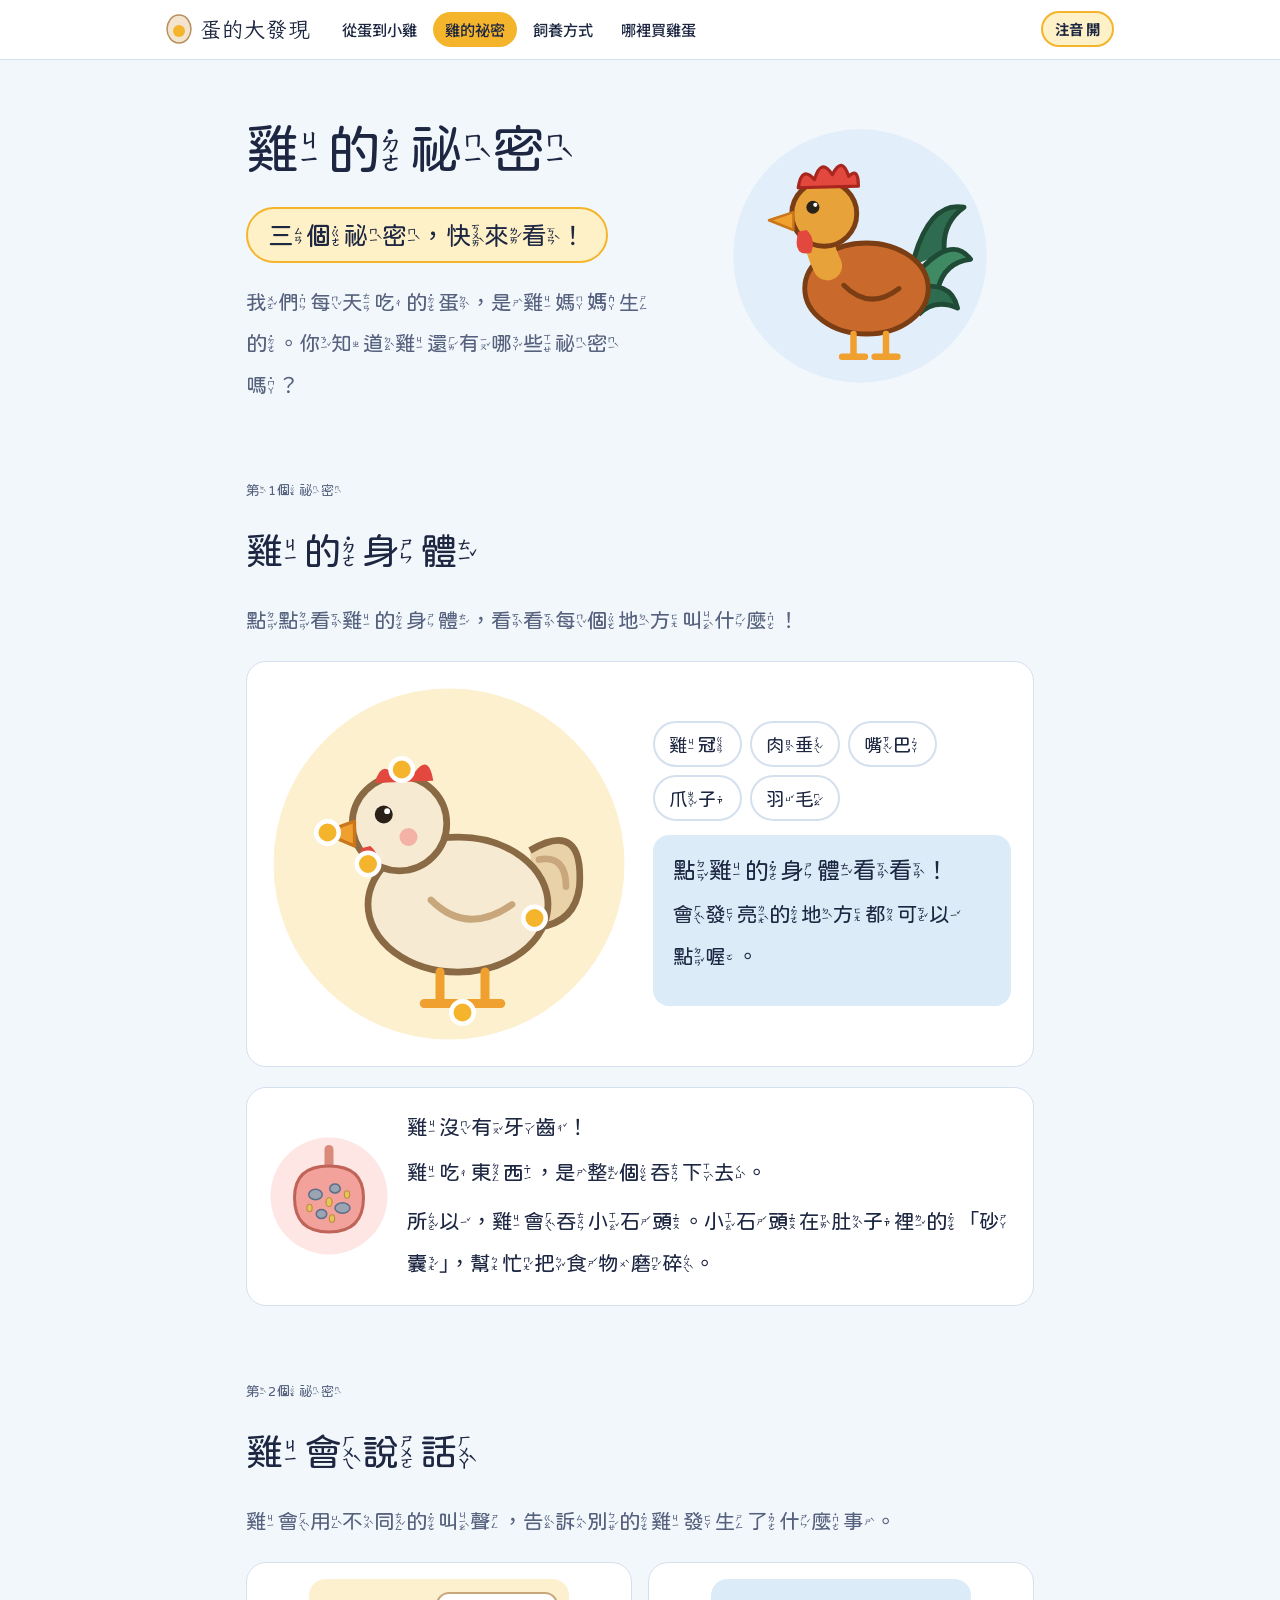
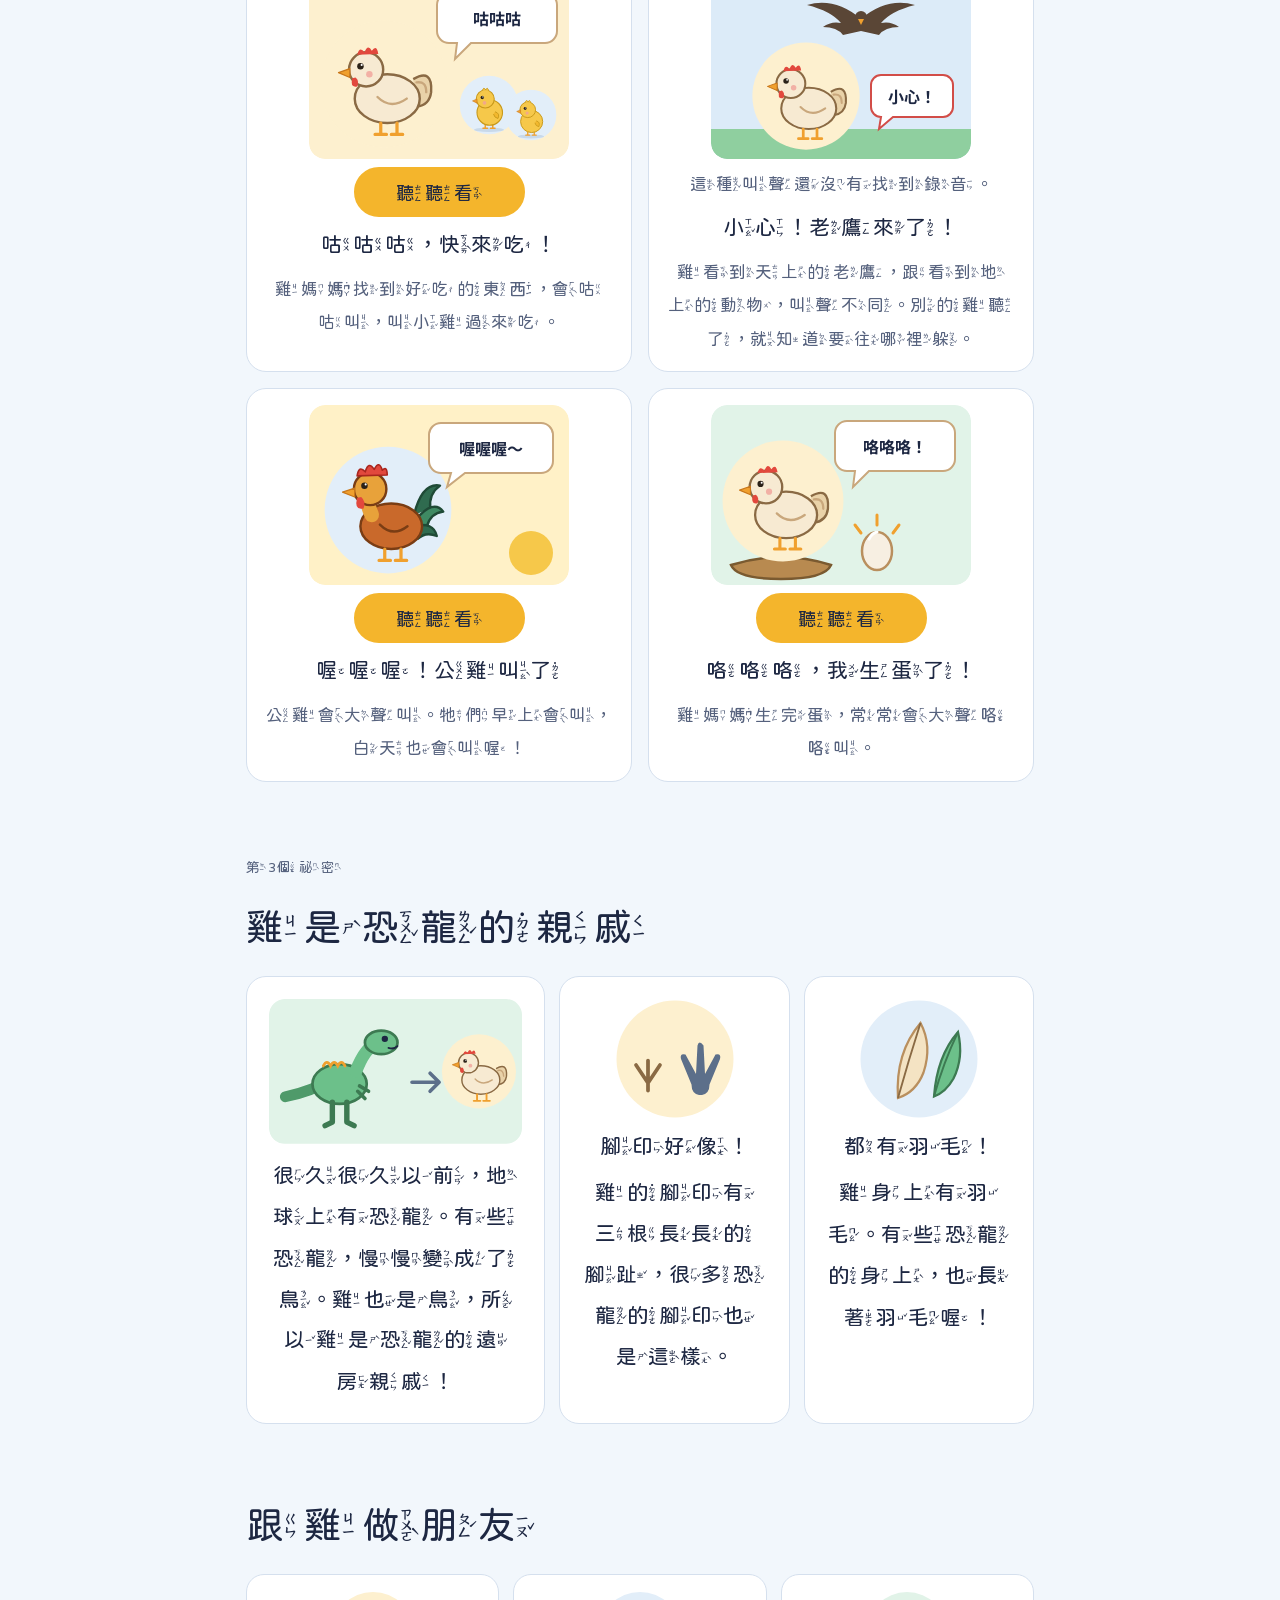
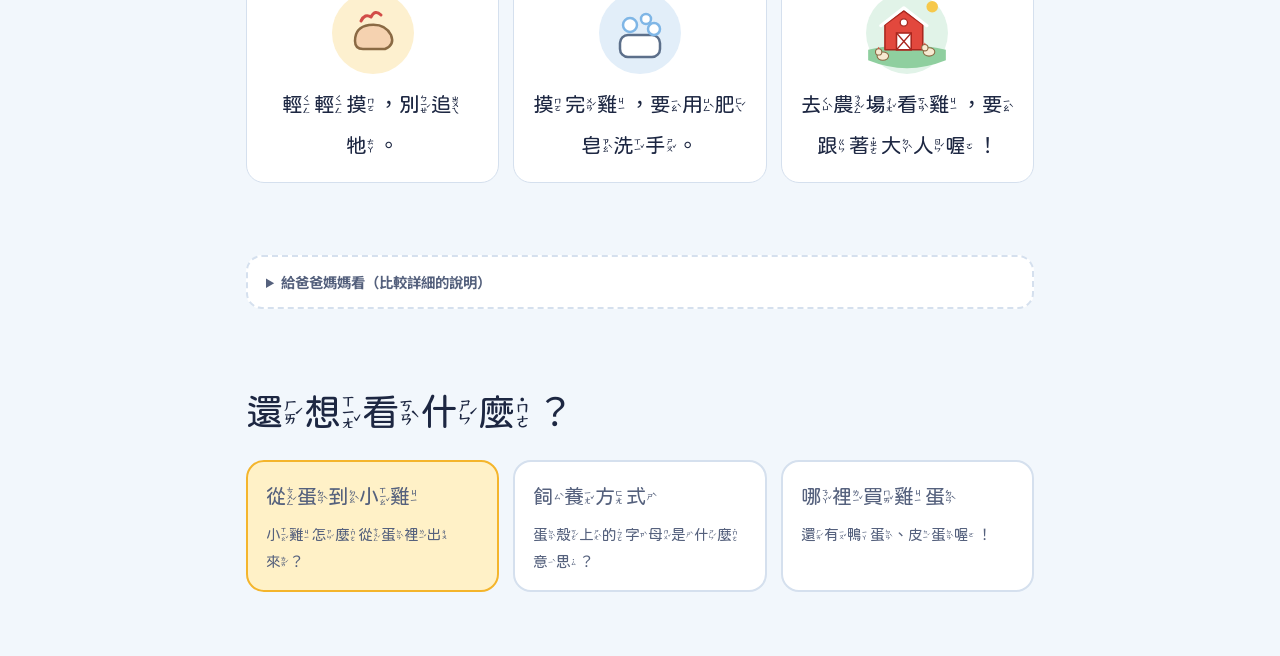
<file: chickens.html>
<!doctype html>
<html lang="zh-Hant-TW">
<head>
<meta charset="utf-8">
<meta name="viewport" content="width=device-width, initial-scale=1, viewport-fit=cover">
<title>雞的祕密｜蛋的大發現</title>
<meta name="description" content="給國小低年級的雞知識，全文加注音：雞的身體、雞沒有牙齒、雞會用叫聲說話、雞是恐龍的親戚。">
<link rel="preconnect" href="https://fonts.googleapis.com">
<link rel="preconnect" href="https://fonts.gstatic.com" crossorigin>
<link rel="stylesheet" href="https://fonts.googleapis.com/css2?family=Iansui&family=Noto+Sans+TC:wght@400;500;700&display=swap">
<link rel="stylesheet" href="assets/style.css?v=4">
<!-- Generated from src/chickens.src.html by tools/build-zhuyin.js. Edit the source, not this file. -->
<style>
/* Body explorer: tap a part of the hen (or a chip) to light it up and read about it. */
.body-grid { display: grid; grid-template-columns: minmax(0, 360px) 1fr; gap: 24px; align-items: center; }
.hen-map { width: 100%; max-width: 360px; justify-self: center; overflow: visible; }
.part { cursor: pointer; outline: none; transition: opacity 0.2s, filter 0.2s; }
.part .hit { fill: transparent; }
.part:focus-visible { filter: drop-shadow(0 0 3px #2f8f5f) drop-shadow(0 0 3px #2f8f5f); }
.hen-map.picked .part { opacity: 0.4; }
.hen-map.picked .part.on { opacity: 1; filter: drop-shadow(0 0 2px #f4b52c) drop-shadow(0 0 5px #f4b52c); }
.dots circle {
  fill: #f4b52c; stroke: #ffffff; stroke-width: 2; pointer-events: none;
  transform-box: fill-box; transform-origin: center; animation: pulse 1.6s ease-in-out infinite;
}
.hen-map.picked .dots { display: none; }
@keyframes pulse { 0%, 100% { transform: scale(1); opacity: 0.95; } 50% { transform: scale(1.5); opacity: 0.45; } }
.explore { display: flex; flex-direction: column; gap: 14px; min-width: 0; }
.part-chips { display: flex; flex-wrap: wrap; gap: 8px; }
.chip {
  font: inherit; font-weight: 700; cursor: pointer;
  border: 2px solid var(--line); border-radius: 999px;
  background: var(--surface); color: var(--ink); padding: 4px 14px;
}
.chip:hover { border-color: var(--yolk); }
.chip[aria-pressed="true"] { border-color: var(--yolk); background: var(--yolk-soft); }
.chip:focus-visible { outline: 3px solid var(--yolk); outline-offset: 2px; }
.part-info { background: var(--sky-soft); border-radius: 16px; padding: 16px 20px; min-height: 9em; }
.part-info > div { display: flex; flex-direction: column; gap: 6px; }
.part-info h3 { font-size: 1.5rem; }
.part-info .fun { margin-top: 6px; padding-top: 10px; border-top: 2px dashed var(--line); }
.talk-grid .play { align-self: center; min-width: 9em; }
.play[aria-pressed="true"] { background: var(--berry); border-color: var(--berry); color: #ffffff; }
.no-sound { font-size: 0.85rem; color: var(--muted); }
@media (prefers-reduced-motion: reduce) { .dots circle { animation: none; } .part { transition: none; } }
.scene { width: 100%; max-width: 260px; height: auto; border-radius: 16px; }
.bubble-text { font: 700 16px "Noto Sans TC", sans-serif; fill: #1d2742; }
.dino-row { display: grid; grid-template-columns: 1.3fr 1fr 1fr; gap: 14px; }
.dino-row .card { align-items: center; text-align: center; }
.tips { list-style: none; margin: 0; padding: 0; display: grid; grid-template-columns: repeat(3, 1fr); gap: 14px; }
.tips li { background: var(--surface); border: 1px solid var(--line); border-radius: 18px; padding: 16px; display: flex; flex-direction: column; align-items: center; gap: 8px; text-align: center; }
.tips svg { width: 84px; height: 84px; }
@media (max-width: 720px) {
  .body-grid { grid-template-columns: 1fr; }
  .hen-map { max-width: 280px; }
  .dino-row, .tips { grid-template-columns: 1fr; }
}
</style>
<link rel="preload" href="fonts/BpmfHuninn-subset.woff2" as="font" type="font/woff2" crossorigin>
<script>try{if(localStorage.getItem("zhuyin")==="off")document.documentElement.classList.add("zy-off")}catch(e){}</script>
</head>
<body>
<header class="site-head">
  <nav class="nav" aria-label="網站導覽">
    <a class="brand" href="index.html"><svg viewBox="0 0 26 30" aria-hidden="true"><path d="M13 29C5 29 1 21 1 15S5 1 13 1s12 8 12 14-4 14-12 14Z" fill="var(--shell)" stroke="var(--shell-line)" stroke-width="1.5"/><circle cx="13" cy="17" r="6" fill="var(--yolk)"/></svg>蛋的大發現</a>
    <ul>
      <li><a href="index.html">從蛋到小雞</a></li>
      <li><a href="chickens.html" aria-current="page">雞的祕密</a></li>
      <li><a href="farming.html">飼養方式</a></li>
      <li><a href="buy-eggs.html">哪裡買雞蛋</a></li>
    </ul>
    <button class="zy-toggle" type="button" aria-pressed="true" id="zyToggle">注音 開</button>
  </nav>
</header>

<main class="wrap">

  <header class="hero">
    <div class="hero-text">
      <h1><span class='zy'>雞的祕密</span></h1>
      <p class="answer"><span class='zy'>三個󠇡祕密<span class='zp'>，</span>快來看<span class='zp'>！</span></span></p>
      <p class="lede"><span class='zy'>我們每天吃的蛋<span class='zp'>，</span>是雞媽媽󠇡生的<span class='zp'>。</span></span><span class='zy'>你知道雞還有哪些祕密嗎<span class='zp'>？</span></span></p>
    </div>
    <img class="pic-lg" src="assets/img/rooster.svg" alt="一隻公雞">
  </header>

  <section aria-labelledby="body">
    <p class="eyebrow"><span class='zy'>第1個󠇡祕密</span></p>
    <h2 id="body"><span class='zy'>雞的身體</span></h2>
    <p class="lede"><span class='zy'>點點看雞的身體<span class='zp'>，</span>看看每個󠇡地方叫什麼<span class='zp'>！</span></span></p>
    <div class="card body-grid" id="bodyExplorer">
      <svg class="hen-map" viewBox="0 0 160 160" role="group" aria-label="雞的身體，可以點選部位">
        <circle cx="80" cy="80" r="78" fill="#fdf0cf"/>
        <g class="part" data-part="feather" tabindex="0" role="button" aria-label="羽毛">
          <path d="M116 74 q24 -14 22 16 q-2 16 -18 18" fill="#e9d2a8" stroke="#8a6a44" stroke-width="3" stroke-linejoin="round"/>
          <path d="M120 78 q12 -2 12 12" fill="none" stroke="#c9a77c" stroke-width="3" stroke-linecap="round"/>
          <ellipse cx="84" cy="98" rx="40" ry="30" fill="#f7ead2" stroke="#8a6a44" stroke-width="3"/>
          <path d="M72 96 q16 16 36 2" fill="none" stroke="#c9a77c" stroke-width="3" stroke-linecap="round"/>
          <circle class="hit" cx="100" cy="98" r="30"/>
        </g>
        <g class="part" data-part="claw" tabindex="0" role="button" aria-label="爪子">
          <path d="M76 128 v14 m-7 0 h14 M96 128 v14 m-7 0 h14" stroke="#f0a02e" stroke-width="4" stroke-linecap="round"/>
          <rect class="hit" x="62" y="124" width="46" height="26" rx="8"/>
        </g>
        <circle cx="58" cy="62" r="21" fill="#f7ead2" stroke="#8a6a44" stroke-width="3"/>
        <circle cx="51" cy="58" r="4" fill="#2a2118"/>
        <circle cx="52.5" cy="56.5" r="1.3" fill="#fff"/>
        <circle cx="62" cy="68" r="4" fill="#f2a29a" opacity="0.8"/>
        <g class="part" data-part="comb" tabindex="0" role="button" aria-label="雞冠">
          <path d="M47 44 q3 -11 9 -3 q4 -11 9 -2 q6 -8 8 4 Z" fill="#e2483d"/>
          <circle class="hit" cx="59" cy="40" r="13"/>
        </g>
        <g class="part" data-part="beak" tabindex="0" role="button" aria-label="嘴巴">
          <path d="M38 61 l-14 5 l14 6 Z" fill="#f0a02e" stroke="#c9771a" stroke-width="1.5" stroke-linejoin="round"/>
          <circle class="hit" cx="30" cy="66" r="11"/>
        </g>
        <g class="part" data-part="wattle" tabindex="0" role="button" aria-label="肉垂">
          <path d="M41 73 q-3 12 6 10 q3 -7 -2 -11 Z" fill="#e2483d"/>
          <circle class="hit" cx="44" cy="80" r="10"/>
        </g>
        <g class="dots" aria-hidden="true">
          <circle cx="59" cy="38" r="5"/><circle cx="26" cy="66" r="5"/><circle cx="44" cy="80" r="5"/><circle cx="86" cy="146" r="5"/><circle cx="118" cy="104" r="5"/>
        </g>
      </svg>
      <div class="explore">
        <div class="part-chips" role="group" aria-label="選一個部位">
          <button class="chip" type="button" data-part="comb"><span class='zy'>雞冠󠇡</span></button>
          <button class="chip" type="button" data-part="wattle"><span class='zy'>肉垂</span></button>
          <button class="chip" type="button" data-part="beak"><span class='zy'>嘴巴󠇡</span></button>
          <button class="chip" type="button" data-part="claw"><span class='zy'>爪子󠇡</span></button>
          <button class="chip" type="button" data-part="feather"><span class='zy'>羽毛</span></button>
        </div>
        <div class="part-info" aria-live="polite">
          <div data-info="start">
            <h3><span class='zy'>點雞的身體看看<span class='zp'>！</span></span></h3>
            <p><span class='zy'>會發亮的地方都可以點喔<span class='zp'>。</span></span></p>
          </div>
          <div data-info="comb" hidden>
            <h3><span class='zy'>雞冠󠇡</span></h3>
            <p><span class='zy'>頭上紅紅的<span class='zp'>，</span>像小帽子󠇡<span class='zp'>。</span></span></p>
            <p class="fun"><span class='zy'>公雞的雞冠󠇡<span class='zp'>，</span>通常比母雞的大<span class='zp'>。</span></span></p>
          </div>
          <div data-info="wattle" hidden>
            <h3><span class='zy'>肉垂</span></h3>
            <p><span class='zy'>下巴󠇡下面也紅紅的<span class='zp'>，</span>會晃來晃去<span class='zp'>。</span></span></p>
            <p class="fun"><span class='zy'>天氣熱的時候<span class='zp'>，</span>雞冠󠇡和󠇡肉垂可以幫雞散熱<span class='zp'>。</span></span></p>
          </div>
          <div data-info="beak" hidden>
            <h3><span class='zy'>嘴巴󠇡</span></h3>
            <p><span class='zy'>尖尖硬硬的<span class='zp'>，</span>用來啄東西󠇡吃<span class='zp'>。</span></span></p>
            <p class="fun"><span class='zy'>雞喝水的時候<span class='zp'>，</span>會把頭抬高<span class='zp'>，</span>讓水流進喉嚨<span class='zp'>。</span></span></p>
          </div>
          <div data-info="claw" hidden>
            <h3><span class='zy'>爪子󠇡</span></h3>
            <p><span class='zy'>可以抓地<span class='zp'>，</span>把小蟲挖出來<span class='zp'>。</span></span></p>
            <p class="fun"><span class='zy'>雞的腳有四根腳趾<span class='zp'>：</span>三根朝前<span class='zp'>，</span>一󠇢根朝後<span class='zp'>。</span></span></p>
          </div>
          <div data-info="feather" hidden>
            <h3><span class='zy'>羽毛</span></h3>
            <p><span class='zy'>讓身體暖暖的<span class='zp'>，</span>也保護身體<span class='zp'>。</span></span></p>
            <p class="fun"><span class='zy'>雞每年會換一󠇡次羽毛<span class='zp'>，</span>叫做<span class='zp'>「</span>換羽<span class='zp'>」</span><span class='zp'>。</span></span></p>
          </div>
        </div>
      </div>
    </div>

    <div class="card with-pic">
      <svg class="pic" viewBox="0 0 160 160" role="img" aria-label="雞肚子裡的砂囊，裡面有小石頭和種子">
        <circle cx="80" cy="80" r="78" fill="#fde6e4"/>
        <path d="M80 18 v24" stroke="#d98a7a" stroke-width="12" stroke-linecap="round"/>
        <path d="M34 82 q0 -42 46 -42 q46 0 46 42 q0 46 -46 46 q-46 0 -46 -46 Z" fill="#f2a29a" stroke="#c0645a" stroke-width="4"/>
        <g fill="#9aa4b2" stroke="#5c6f8a" stroke-width="2">
          <ellipse cx="62" cy="78" rx="9" ry="7"/><ellipse cx="88" cy="70" rx="7" ry="6"/><ellipse cx="98" cy="96" rx="10" ry="7"/><ellipse cx="70" cy="104" rx="7" ry="6"/>
        </g>
        <g fill="#e8c35a" stroke="#b98f3a" stroke-width="1.5">
          <ellipse cx="80" cy="88" rx="4" ry="6"/><ellipse cx="54" cy="96" rx="3.5" ry="5"/><ellipse cx="104" cy="78" rx="3.5" ry="5"/><ellipse cx="84" cy="110" rx="3.5" ry="5"/>
        </g>
      </svg>
      <div>
        <h3><span class='zy'>雞沒有牙齒<span class='zp'>！</span></span></h3>
        <p><span class='zy'>雞吃東西󠇡<span class='zp'>，</span>是整個󠇡吞下去<span class='zp'>。</span></span></p>
        <p><span class='zy'>所以<span class='zp'>，</span>雞會吞小石頭󠇡<span class='zp'>。</span></span><span class='zy'>小石頭󠇡在肚子󠇡裡的<span class='zp'>「</span>砂囊<span class='zp'>」</span><span class='zp'>，</span>幫忙把食物磨碎<span class='zp'>。</span></span></p>
      </div>
    </div>
  </section>

  <section aria-labelledby="talk">
    <p class="eyebrow"><span class='zy'>第2個󠇡祕密</span></p>
    <h2 id="talk"><span class='zy'>雞會說話</span></h2>
    <p class="lede"><span class='zy'>雞會用不同的叫聲<span class='zp'>，</span>告訴別的雞發生了什麼事<span class='zp'>。</span></span></p>
    <div class="grid-2 talk-grid">
      <div class="pic-card">
        <svg class="scene" viewBox="0 0 260 180" role="img" aria-label="雞媽媽咕咕叫，兩隻小雞跑過來">
          <rect width="260" height="180" rx="16" fill="#fdf0cf"/>
          <image href="assets/img/hen.svg" x="10" y="40" width="130" height="130"/>
          <image href="assets/img/chick.svg" x="150" y="96" width="60" height="60"/>
          <image href="assets/img/chick.svg" x="196" y="110" width="52" height="52"/>
          <path d="M140 14 h96 a12 12 0 0 1 12 12 v26 a12 12 0 0 1 -12 12 h-74 l-16 16 l2 -16 h-8 a12 12 0 0 1 -12 -12 v-26 a12 12 0 0 1 12 -12 Z" fill="#ffffff" stroke="#c9a77c" stroke-width="2"/>
          <text class="bubble-text" x="188" y="46" text-anchor="middle">咕咕咕</text>
        </svg>
        <button class="btn primary play" type="button" data-sound="hens-clucking"><span class='zy'>聽聽看</span></button>
        <b><span class='zy'>咕咕咕<span class='zp'>，</span>快來吃<span class='zp'>！</span></span></b>
        <p><span class='zy'>雞媽媽󠇡找到好吃的東西󠇡<span class='zp'>，</span>會咕咕叫<span class='zp'>，</span>叫小雞過來吃<span class='zp'>。</span></span></p>
      </div>
      <div class="pic-card">
        <svg class="scene" viewBox="0 0 260 180" role="img" aria-label="天上有老鷹，雞發出警告的叫聲">
          <rect width="260" height="180" rx="16" fill="#dcebf8"/>
          <path d="M150 40 q-26 -22 -54 -14 q24 6 34 18 q-10 -2 -18 4 q14 0 20 8 l18 -4 l18 4 q6 -8 20 -8 q-8 -6 -18 -4 q10 -12 34 -18 q-28 -8 -54 14 Z" fill="#5a4636"/>
          <circle cx="150" cy="38" r="6" fill="#5a4636"/>
          <path d="M147 40 l3 6 l3 -6 Z" fill="#f0a02e"/>
          <path d="M0 150 h260 v14 a16 16 0 0 1 -16 16 h-228 a16 16 0 0 1 -16 -16 Z" fill="#8fcf9f"/>
          <image href="assets/img/hen.svg" x="40" y="62" width="110" height="110"/>
          <path d="M170 96 h62 a10 10 0 0 1 10 10 v22 a10 10 0 0 1 -10 10 h-50 l-14 12 l2 -12 a10 10 0 0 1 -10 -10 v-22 a10 10 0 0 1 10 -10 Z" fill="#ffffff" stroke="#d24d48" stroke-width="2"/>
          <text class="bubble-text" x="201" y="124" text-anchor="middle" fill="#d24d48">小心！</text>
        </svg>
        <p class="no-sound"><span class='zy'>這種叫聲還沒有找到錄音<span class='zp'>。</span></span></p>
        <b><span class='zy'>小心<span class='zp'>！</span>老鷹來了<span class='zp'>！</span></span></b>
        <p><span class='zy'>雞看到天上的老鷹<span class='zp'>，</span>跟看到地上的動物<span class='zp'>，</span>叫聲不同<span class='zp'>。</span></span><span class='zy'>別的雞聽了<span class='zp'>，</span>就知道要往哪裡躲<span class='zp'>。</span></span></p>
      </div>
      <div class="pic-card">
        <svg class="scene" viewBox="0 0 260 180" role="img" aria-label="公雞抬頭大聲啼叫">
          <rect width="260" height="180" rx="16" fill="#fff1c7"/>
          <circle cx="222" cy="148" r="22" fill="#f6c84a"/>
          <image href="assets/img/rooster.svg" x="14" y="40" width="130" height="130"/>
          <path d="M132 18 h100 a12 12 0 0 1 12 12 v26 a12 12 0 0 1 -12 12 h-76 l-18 14 l4 -14 h-10 a12 12 0 0 1 -12 -12 v-26 a12 12 0 0 1 12 -12 Z" fill="#ffffff" stroke="#c9a77c" stroke-width="2"/>
          <text class="bubble-text" x="182" y="50" text-anchor="middle">喔喔喔～</text>
        </svg>
        <button class="btn primary play" type="button" data-sound="rooster-crow"><span class='zy'>聽聽看</span></button>
        <b><span class='zy'>喔喔喔<span class='zp'>！</span>公雞叫了</span></b>
        <p><span class='zy'>公雞會大聲叫<span class='zp'>。</span>牠們早上會叫<span class='zp'>，</span>白天也會叫喔<span class='zp'>！</span></span></p>
      </div>
      <div class="pic-card">
        <svg class="scene" viewBox="0 0 260 180" role="img" aria-label="雞媽媽生完蛋，大聲咯咯叫">
          <rect width="260" height="180" rx="16" fill="#e1f3e8"/>
          <path d="M20 160 q50 -16 100 0 q-6 14 -50 14 q-44 0 -50 -14 Z" fill="#b88a50" stroke="#7a5a30" stroke-width="2.5"/>
          <image href="assets/img/hen.svg" x="10" y="34" width="124" height="124"/>
          <ellipse cx="166" cy="146" rx="15" ry="19" fill="#f7efe2" stroke="#b98f5e" stroke-width="2.5"/>
          <path d="M158 134 q3 -6 8 -7" fill="none" stroke="#ffffff" stroke-width="3" stroke-linecap="round"/>
          <path d="M150 128 l-6 -8 M182 128 l6 -8 M166 120 v-10" stroke="#f0a02e" stroke-width="3" stroke-linecap="round"/>
          <path d="M136 16 h96 a12 12 0 0 1 12 12 v26 a12 12 0 0 1 -12 12 h-74 l-16 16 l2 -16 h-8 a12 12 0 0 1 -12 -12 v-26 a12 12 0 0 1 12 -12 Z" fill="#ffffff" stroke="#c9a77c" stroke-width="2"/>
          <text class="bubble-text" x="184" y="48" text-anchor="middle">咯咯咯！</text>
        </svg>
        <button class="btn primary play" type="button" data-sound="hen-egg-song"><span class='zy'>聽聽看</span></button>
        <b><span class='zy'>咯󠇡咯󠇡咯󠇡<span class='zp'>，</span>我生蛋了<span class='zp'>！</span></span></b>
        <p><span class='zy'>雞媽媽󠇡生完蛋<span class='zp'>，</span>常常會大聲咯󠇡咯󠇡叫<span class='zp'>。</span></span></p>
      </div>
    </div>
  </section>

  <section aria-labelledby="dino">
    <p class="eyebrow"><span class='zy'>第3個󠇡祕密</span></p>
    <h2 id="dino"><span class='zy'>雞是恐龍的親戚</span></h2>
    <div class="dino-row">
      <div class="card">
        <svg class="scene" viewBox="0 0 280 160" role="img" aria-label="很久以前的小恐龍，慢慢變成了鳥和雞">
          <rect width="280" height="160" rx="16" fill="#e1f3e8"/>
          <path d="M18 108 q30 -6 52 -20" fill="none" stroke="#4f9a6a" stroke-width="12" stroke-linecap="round"/>
          <ellipse cx="78" cy="94" rx="30" ry="22" fill="#6cc08a" stroke="#3d7a52" stroke-width="3"/>
          <path d="M96 80 q10 -26 22 -30" fill="none" stroke="#6cc08a" stroke-width="14" stroke-linecap="round"/>
          <ellipse cx="124" cy="48" rx="18" ry="13" fill="#6cc08a" stroke="#3d7a52" stroke-width="3"/>
          <circle cx="128" cy="44" r="3.5" fill="#1d2742"/>
          <path d="M132 54 q6 2 10 -2" fill="none" stroke="#1d2742" stroke-width="2" stroke-linecap="round"/>
          <path d="M100 96 l10 6 M98 102 l8 8" stroke="#3d7a52" stroke-width="4" stroke-linecap="round"/>
          <path d="M70 114 v22 l-8 4 M86 114 v22 l8 4" fill="none" stroke="#3d7a52" stroke-width="6" stroke-linecap="round" stroke-linejoin="round"/>
          <path d="M60 74 q4 -8 8 0 q4 -8 8 0 q4 -8 8 0" fill="none" stroke="#f0a02e" stroke-width="3" stroke-linecap="round"/>
          <path d="M158 92 h30 m-10 -10 l10 10 l-10 10" fill="none" stroke="#5c6f8a" stroke-width="4" stroke-linecap="round" stroke-linejoin="round"/>
          <image href="assets/img/hen.svg" x="190" y="38" width="84" height="84"/>
        </svg>
        <p><span class='zy'>很久很久以前<span class='zp'>，</span>地球上有恐龍<span class='zp'>。</span></span><span class='zy'>有些恐龍<span class='zp'>，</span>慢慢變成了鳥<span class='zp'>。</span></span><span class='zy'>雞也是鳥<span class='zp'>，</span>所以雞是恐龍的遠房親戚<span class='zp'>！</span></span></p>
      </div>
      <div class="card">
        <svg class="pic" viewBox="0 0 160 160" role="img" aria-label="雞的腳印和恐龍的腳印，都有三根長腳趾">
          <circle cx="80" cy="80" r="78" fill="#fdf0cf"/>
          <g fill="none" stroke="#8a6a44" stroke-width="5" stroke-linecap="round">
            <path d="M44 112 v-30 M44 112 l-16 -24 M44 112 l16 -24 M44 112 v10"/>
          </g>
          <g fill="#5c6f8a">
            <path d="M112 128 q-10 -2 -10 -14 l-14 -34 q-2 -8 6 -6 l14 26 l2 -38 q2 -8 8 0 l2 38 l14 -26 q8 -2 6 6 l-14 34 q0 12 -10 14 Z"/>
          </g>
        </svg>
        <h3><span class='zy'>腳印好像<span class='zp'>！</span></span></h3>
        <p><span class='zy'>雞的腳印有三根長長的腳趾<span class='zp'>，</span>很多恐龍的腳印也是這樣<span class='zp'>。</span></span></p>
      </div>
      <div class="card">
        <svg class="pic" viewBox="0 0 160 160" role="img" aria-label="兩根羽毛">
          <circle cx="80" cy="80" r="78" fill="#e2eef9"/>
          <path d="M52 132 q-4 -60 30 -100 q16 30 4 66 q-10 26 -34 34 Z" fill="#f4e3c3" stroke="#b98f5e" stroke-width="3"/>
          <path d="M52 132 q14 -50 30 -100" fill="none" stroke="#8a6a44" stroke-width="2.5"/>
          <path d="M100 130 q4 -54 32 -86 q8 34 -6 62 q-10 18 -26 24 Z" fill="#6cc08a" stroke="#3d7a52" stroke-width="3"/>
          <path d="M100 130 q12 -44 32 -86" fill="none" stroke="#3d7a52" stroke-width="2.5"/>
        </svg>
        <h3><span class='zy'>都有羽毛<span class='zp'>！</span></span></h3>
        <p><span class='zy'>雞身上有羽毛<span class='zp'>。</span>有些恐龍的身上<span class='zp'>，</span>也長󠇡著羽毛喔<span class='zp'>！</span></span></p>
      </div>
    </div>
  </section>

  <section aria-labelledby="friends">
    <h2 id="friends"><span class='zy'>跟雞做朋友</span></h2>
    <ul class="tips">
      <li>
        <svg viewBox="0 0 84 84" aria-hidden="true"><circle cx="42" cy="42" r="41" fill="#fdf0cf"/><path d="M24 50 q0 -14 14 -16 q16 -2 22 10 q4 10 -6 14 h-22 q-8 0 -8 -8 Z" fill="#f5d2b0" stroke="#8a6a44" stroke-width="2.5"/><path d="M30 30 q4 -8 10 -4 M40 26 q4 -8 10 -2" fill="none" stroke="#d24d48" stroke-width="3" stroke-linecap="round"/></svg>
        <p><span class='zy'>輕輕摸<span class='zp'>，</span>別追牠<span class='zp'>。</span></span></p>
      </li>
      <li>
        <svg viewBox="0 0 84 84" aria-hidden="true"><circle cx="42" cy="42" r="41" fill="#e2eef9"/><rect x="22" y="44" width="40" height="22" rx="8" fill="#ffffff" stroke="#5c6f8a" stroke-width="2.5"/><circle cx="32" cy="34" r="7" fill="#ffffff" stroke="#7fb6e6" stroke-width="2.5"/><circle cx="48" cy="28" r="5" fill="#ffffff" stroke="#7fb6e6" stroke-width="2.5"/><circle cx="56" cy="38" r="6" fill="#ffffff" stroke="#7fb6e6" stroke-width="2.5"/></svg>
        <p><span class='zy'>摸完雞<span class='zp'>，</span>要用肥皂洗手<span class='zp'>。</span></span></p>
      </li>
      <li>
        <img src="assets/img/farm.svg" alt="" width="84" height="84">
        <p><span class='zy'>去農場看雞<span class='zp'>，</span>要跟著大人喔<span class='zp'>！</span></span></p>
      </li>
    </ul>
  </section>

  <details class="grownup">
    <summary>給爸爸媽媽看（比較詳細的說明）</summary>
    <ul class="plain">
      <li><b>砂囊</b>：也叫肌胃。雞沒有牙齒，會主動吞下小石子或砂粒，存在肌胃裡；肌胃的厚肌肉收縮時，砂粒就像石磨一樣把穀粒磨碎。</li>
      <li><b>會「說話」的叫聲</b>：動物行為研究發現，雞看到空中的猛禽和地面的掠食者時，會發出不同的警戒叫聲，同伴聽到後的反應也不同（例如看天空、蹲低躲藏，或是站高張望）。雞媽媽找到食物時也會發出特定叫聲呼喚小雞。</li>
      <li><b>公雞啼叫</b>：多半在天亮前後，受生理時鐘影響，但白天也會因為光線、聲音或其他公雞而啼叫。</li>
      <li><b>恐龍的親戚</b>：鳥類是從獸腳類恐龍演化而來的，現生鳥類常被視為恐龍的後代。許多獸腳類恐龍的化石保留了羽毛痕跡，足跡也常是三趾朝前。頁面上「有些恐龍慢慢變成了鳥」是給小朋友的簡化說法。</li>
      <li><b>衛生</b>：家禽身上可能帶有沙門氏菌，摸過雞或雞蛋後，請帶孩子用肥皂洗手。</li>
      <li><b>身體的小知識</b>：雞冠和肉垂血管豐富，可以幫助散熱；雞喝水時會仰頭讓水流進喉嚨；雞腳一般有四趾（三前一後，部分品種有五趾）；成雞大多每年換羽一次，換羽期間常會暫停下蛋。</li>
      <li><b>叫聲錄音</b>：三段錄音來自 Wikimedia Commons，錄音者 alys，公共領域：<a href="https://commons.wikimedia.org/wiki/File:Chickens_demanding_food.ogg">Chickens demanding food</a>、<a href="https://commons.wikimedia.org/wiki/File:Medium_rooster_crowing.ogg">Medium rooster crowing</a>、<a href="https://commons.wikimedia.org/wiki/File:Hen_announcing_shes_lain_an_egg.ogg">Hen announcing she's lain an egg</a>。「咕咕咕」那段是一群雞討食物的叫聲，不是雞媽媽叫小雞的錄音。警戒叫聲目前沒有找到可以使用的錄音。部分 iPhone、iPad 的瀏覽器不能播放 OGG 格式，按鈕會顯示「不能播放」。</li>
    </ul>
    <p>注音由「注音粉圓」字型顯示，讀音依教育部《國語一字多音審訂表》，所以部分輕聲會顯示原調。</p>
  </details>

  <section aria-labelledby="more">
    <h2 id="more"><span class='zy'>還想看什麼<span class='zp'>？</span></span></h2>
    <div class="next">
      <a class="star" href="index.html"><b><span class='zy'>從蛋到小雞</span></b><span><span class='zy'>小雞怎麼從蛋裡出來<span class='zp'>？</span></span></span></a>
      <a href="farming.html"><b><span class='zy'>飼養方式</span></b><span><span class='zy'>蛋殼上的字母是什麼意思󠇢<span class='zp'>？</span></span></span></a>
      <a href="buy-eggs.html"><b><span class='zy'>哪裡買雞蛋</span></b><span><span class='zy'>還有鴨蛋<span class='zp'>、</span>皮蛋喔<span class='zp'>！</span></span></span></a>
    </div>
  </section>
</main>
<script>
(function () {
  // Body explorer
  var map = document.querySelector(".hen-map");
  var parts = Array.prototype.slice.call(map.querySelectorAll(".part"));
  var chips = Array.prototype.slice.call(document.querySelectorAll(".chip"));
  var infos = Array.prototype.slice.call(document.querySelectorAll("[data-info]"));
  function pick(k) {
    map.classList.add("picked");
    parts.forEach(function (p) { p.classList.toggle("on", p.dataset.part === k); });
    chips.forEach(function (c) { c.setAttribute("aria-pressed", c.dataset.part === k ? "true" : "false"); });
    infos.forEach(function (i) { i.hidden = i.dataset.info !== k; });
  }
  parts.forEach(function (p) {
    p.addEventListener("click", function () { pick(p.dataset.part); });
    p.addEventListener("keydown", function (e) {
      if (e.key === "Enter" || e.key === " ") { e.preventDefault(); pick(p.dataset.part); }
    });
  });
  chips.forEach(function (c) {
    c.setAttribute("aria-pressed", "false");
    c.addEventListener("click", function () { pick(c.dataset.part); });
  });

  // Chicken sounds: one plays at a time; the button turns into a stop button while playing.
  var PLAY = "<span class='zy'>聽聽看</span>", STOP = "<span class='zy'>停下來</span>", CANT = "<span class='zy'>這個󠇡瀏覽器不能播放</span>";
  var probe = document.createElement("audio");
  var canOgg = !!(probe.canPlayType && probe.canPlayType('audio/ogg; codecs="vorbis"'));
  var current = null;
  function reset(btn) {
    btn.innerHTML = PLAY;
    btn.setAttribute("aria-pressed", "false");
    if (current && current.btn === btn) current = null;
  }
  Array.prototype.forEach.call(document.querySelectorAll(".play"), function (btn) {
    btn.setAttribute("aria-pressed", "false");
    if (!canOgg) { btn.disabled = true; btn.innerHTML = CANT; return; }
    var audio = new Audio("sounds/" + btn.dataset.sound + ".ogg");
    audio.preload = "none";
    audio.addEventListener("ended", function () { reset(btn); });
    btn.addEventListener("click", function () {
      if (current && current.btn !== btn) { current.audio.pause(); reset(current.btn); }
      if (!audio.paused) { audio.pause(); reset(btn); return; }
      audio.currentTime = 0;
      audio.play().then(function () {
        btn.innerHTML = STOP;
        btn.setAttribute("aria-pressed", "true");
        current = { btn: btn, audio: audio };
      }).catch(function () { btn.disabled = true; btn.innerHTML = CANT; });
    });
  });
})();
</script>
<script>
(function () {
  var b = document.getElementById("zyToggle"), root = document.documentElement;
  function show() { var on = !root.classList.contains("zy-off"); b.textContent = on ? "注音 開" : "注音 關"; b.setAttribute("aria-pressed", on ? "true" : "false"); }
  b.addEventListener("click", function () {
    root.classList.toggle("zy-off");
    try { localStorage.setItem("zhuyin", root.classList.contains("zy-off") ? "off" : "on"); } catch (e) {}
    show();
  });
  show();
})();
</script>
</body>
</html>
</file>
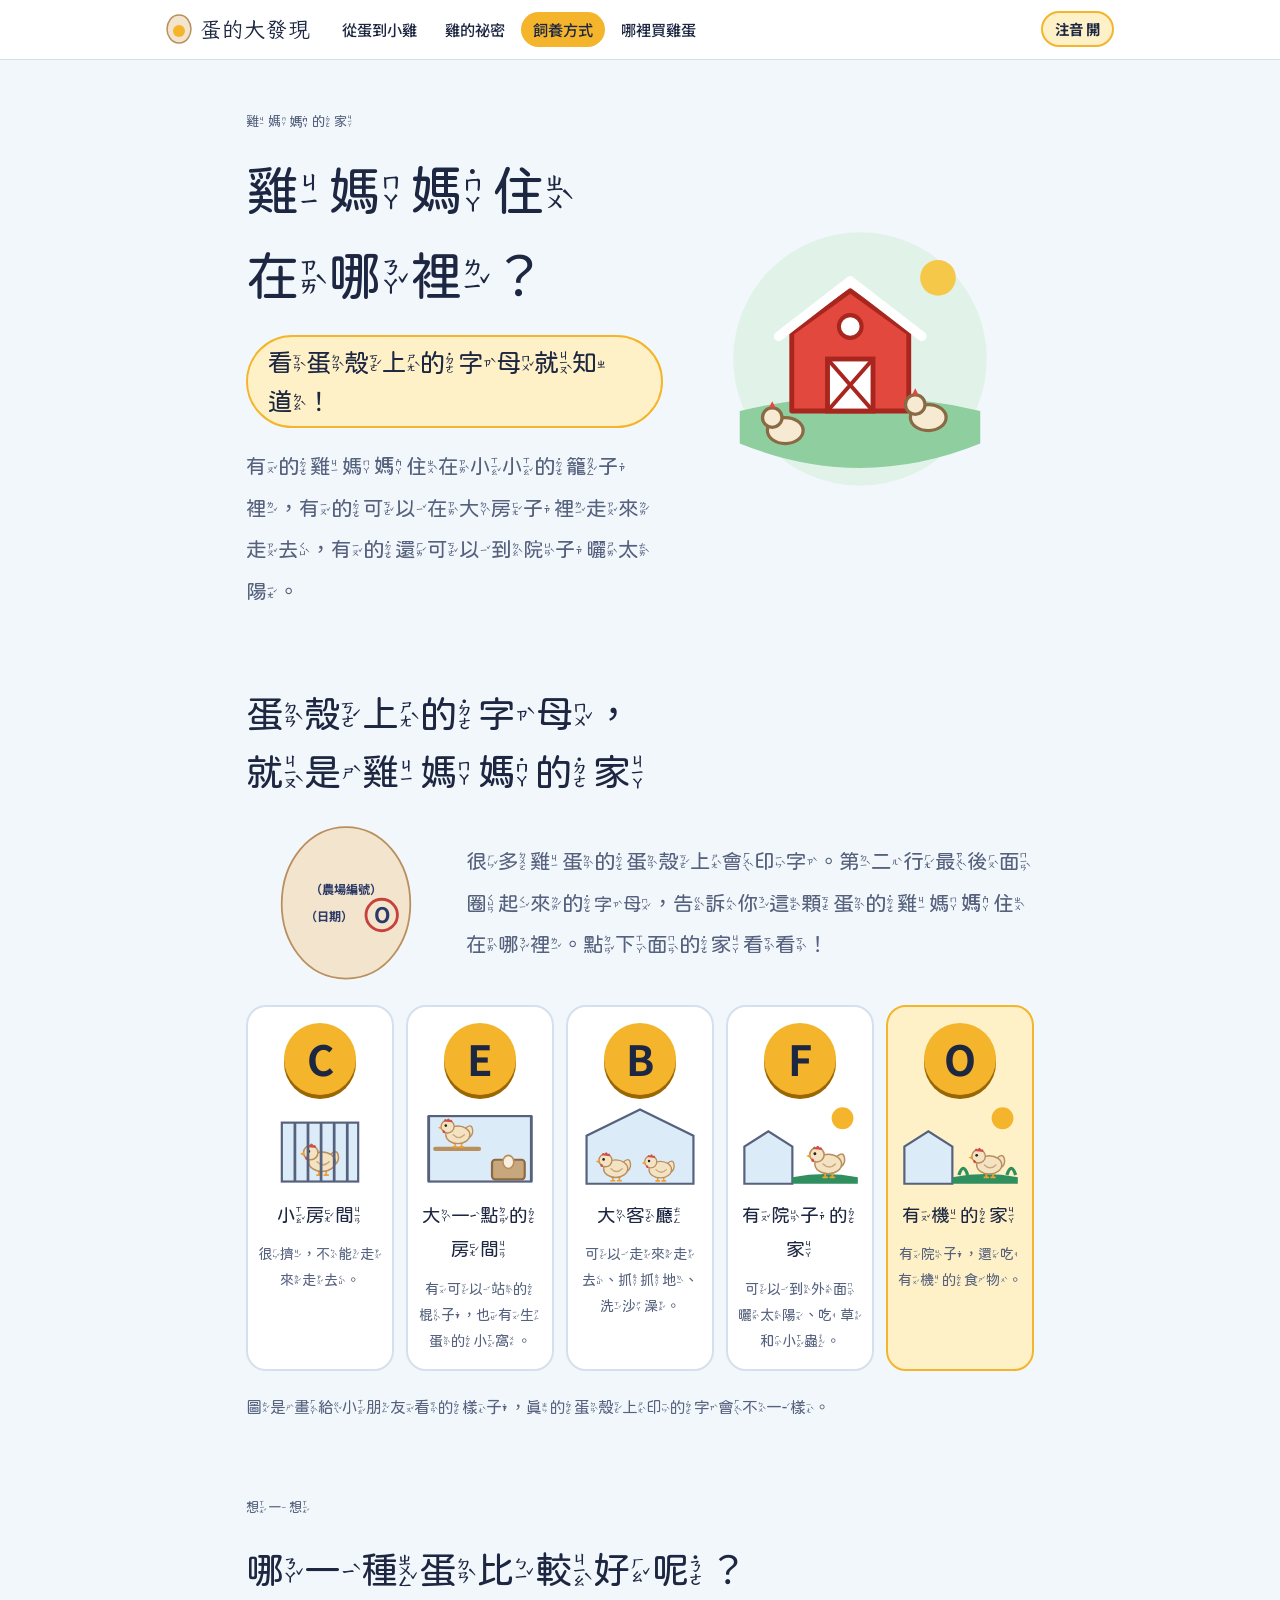
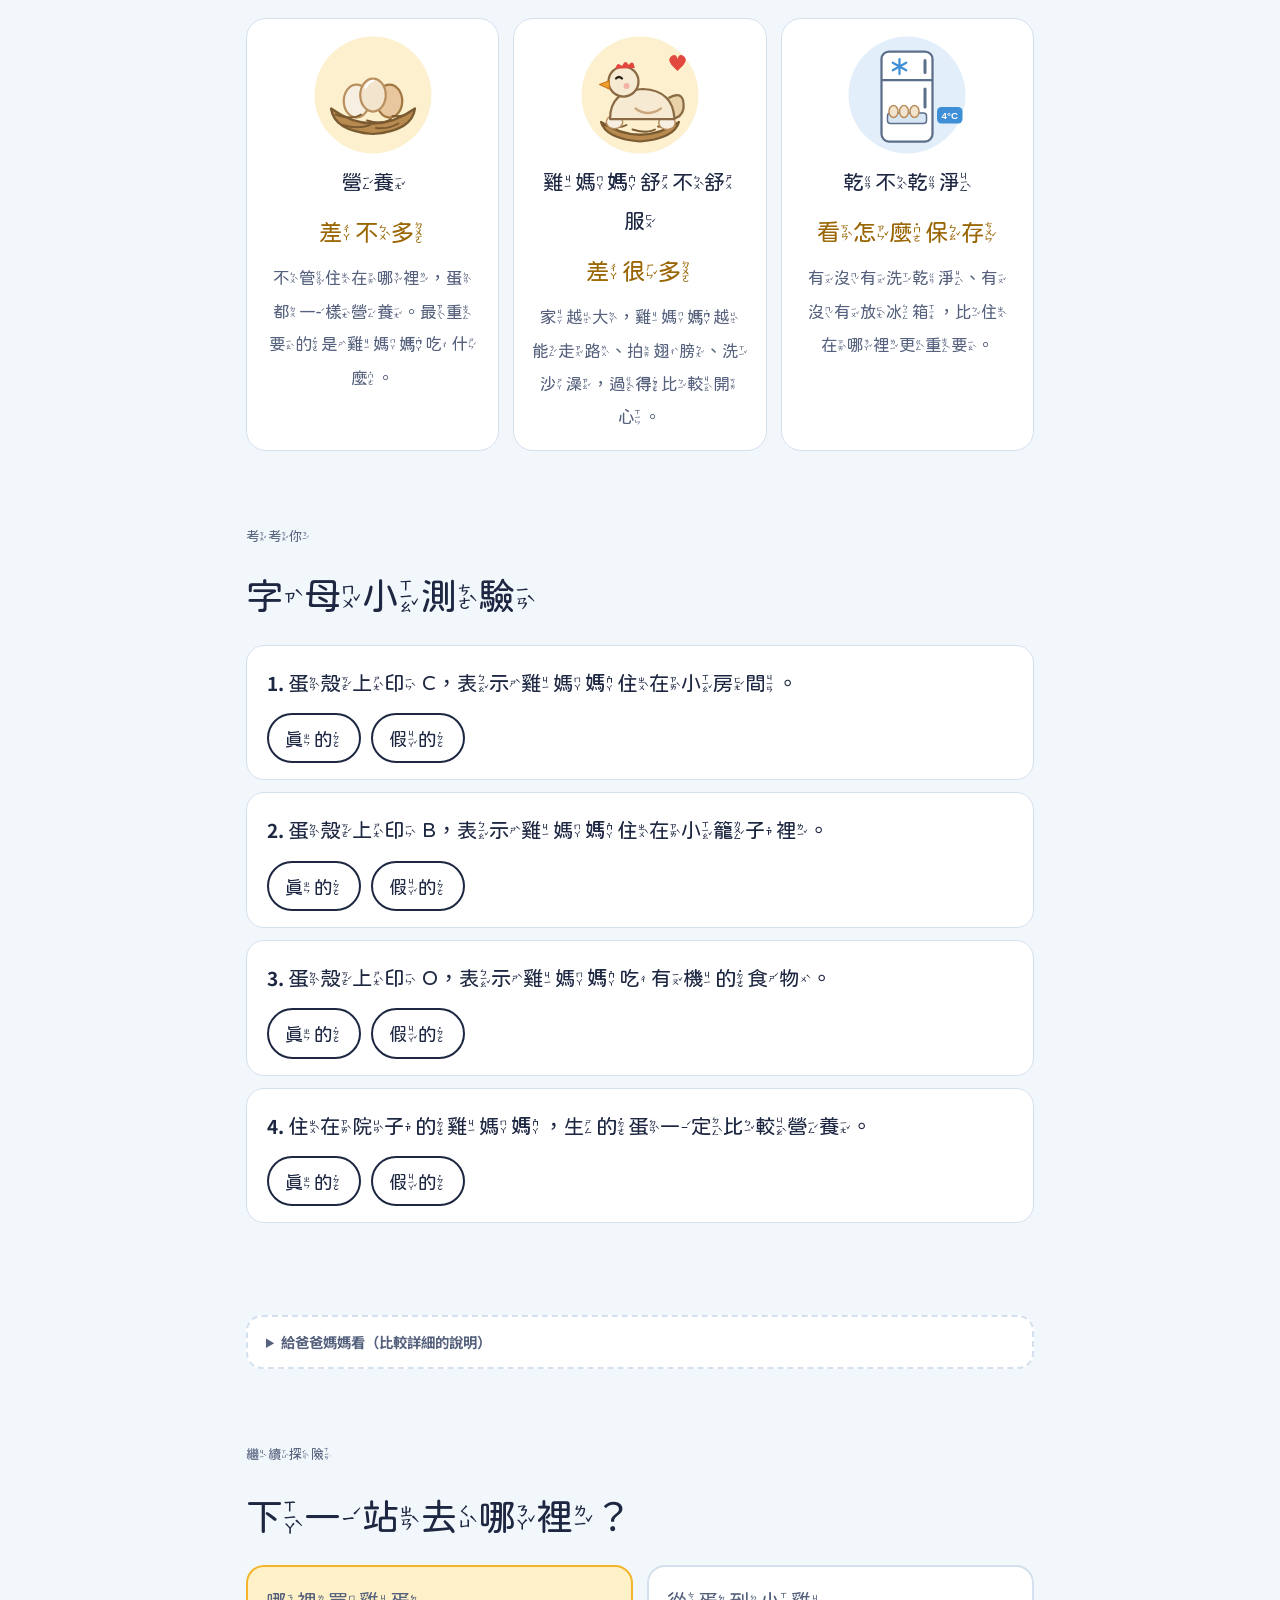
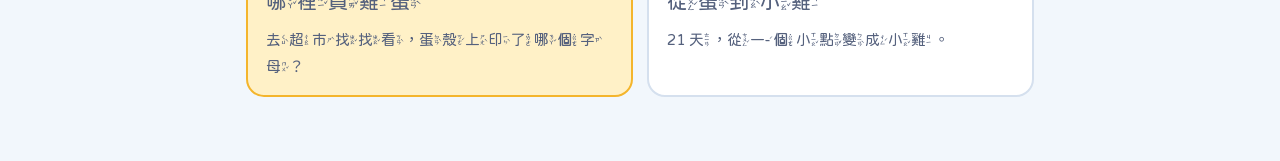
<file: farming.html>
<!doctype html>
<html lang="zh-Hant-TW">
<head>
<meta charset="utf-8">
<meta name="zhuyin" content="auto">
<meta name="viewport" content="width=device-width, initial-scale=1, viewport-fit=cover">
<title>飼養方式｜蛋的大發現</title>
<meta name="description" content="雞媽媽住在哪裡？一般籠飼、豐富化籠飼、平飼、放牧、有機，五種雞媽媽的家，用小朋友看得懂的方式介紹。">
<link rel="preconnect" href="https://fonts.googleapis.com">
<link rel="preconnect" href="https://fonts.gstatic.com" crossorigin>
<link rel="stylesheet" href="https://fonts.googleapis.com/css2?family=Iansui&family=Noto+Sans+TC:wght@400;500;700&display=swap">
<link rel="stylesheet" href="assets/style.css?v=4">
<style>
/* Letters are the star of this page: one eggshell plus one clickable card per letter. */
.homes { display: grid; grid-template-columns: repeat(5, 1fr); gap: 12px; }
.home {
  background: var(--surface); border: 2px solid var(--line); border-radius: 20px;
  padding: 16px 10px; display: flex; flex-direction: column; align-items: center; gap: 8px; text-align: center; min-width: 0;
  font: inherit; color: inherit; cursor: pointer;
}
.home:hover { border-color: var(--yolk); }
.home[aria-pressed="true"] { border-color: var(--yolk); background: var(--yolk-soft); }
.home:focus-visible { outline: 3px solid var(--yolk); outline-offset: 2px; }
.home svg { width: 100%; max-width: 120px; height: auto; }
.home b { font-family: var(--display); font-weight: 400; font-size: 1.2rem; }
.home span.say { color: var(--muted); font-size: 0.9rem; }
.big-letter {
  display: grid; place-items: center;
  width: 72px; height: 72px; border-radius: 50%;
  background: var(--yolk); color: #1d2742;
  font-family: var(--body); font-weight: 700; font-size: 2.6rem; line-height: 1;
  box-shadow: 0 4px 0 var(--yolk-deep);
}
.room { fill: var(--sky-soft); stroke: var(--muted); stroke-width: 2; }
.bars-cage { stroke: var(--muted); stroke-width: 2.5; }
.grass { fill: var(--leaf); }
.sun { fill: var(--yolk); }

.egg-intro { display: grid; grid-template-columns: 200px 1fr; gap: 20px; align-items: center; }
.egg-intro svg { width: 100%; max-width: 200px; justify-self: center; }
.shell-fill { fill: var(--shell); stroke: var(--shell-line); stroke-width: 2.5; }
.ink-print { fill: #2b3a67; font-family: var(--body); font-weight: 700; }
.ring { fill: none; stroke: var(--berry); stroke-width: 4; }
@media (max-width: 640px) {
  .egg-intro { grid-template-columns: 1fr; text-align: center; }
  .egg-intro svg { max-width: 170px; }
}
.three { display: grid; grid-template-columns: repeat(3, 1fr); gap: 14px; }
.verdict { font-family: var(--display); font-size: 1.5rem; color: var(--yolk-deep); }
.recs { margin: 0; padding-left: 1.3em; display: flex; flex-direction: column; gap: 8px; }
details.grownup .table-wrap td:last-child, details.grownup .table-wrap th:last-child, details.grownup .table-wrap td:nth-child(2) { white-space: nowrap; }
@media (max-width: 720px) {
  .homes { grid-template-columns: repeat(3, 1fr); }
  .three { grid-template-columns: 1fr; }
}
@media (max-width: 420px) { .homes { grid-template-columns: 1fr 1fr; } }
</style>
<link rel="preload" href="fonts/BpmfHuninn-subset.woff2" as="font" type="font/woff2" crossorigin>
<script>try{if(localStorage.getItem("zhuyin")==="off")document.documentElement.classList.add("zy-off")}catch(e){}</script>
</head>
<body>
<header class="site-head">
  <nav class="nav" aria-label="網站導覽">
    <a class="brand" href="index.html"><svg viewBox="0 0 26 30" aria-hidden="true"><path d="M13 29C5 29 1 21 1 15S5 1 13 1s12 8 12 14-4 14-12 14Z" fill="var(--shell)" stroke="var(--shell-line)" stroke-width="1.5"/><circle cx="13" cy="17" r="6" fill="var(--yolk)"/></svg>蛋的大發現</a>
    <ul>
      <li><a href="index.html">從蛋到小雞</a></li>
      <li><a href="chickens.html">雞的祕密</a></li>
      <li><a href="farming.html" aria-current="page">飼養方式</a></li>
      <li><a href="buy-eggs.html">哪裡買雞蛋</a></li>
    </ul>
    <button class="zy-toggle" type="button" aria-pressed="true" id="zyToggle">注音 開</button>
  </nav>
</header>

<main class="wrap">

  <header class="hero">
    <div class="hero-text">
      <p class="eyebrow"><span class='zy'>雞媽媽󠇡的家</span></p>
      <h1><span class='zy'>雞媽媽󠇡住在哪裡<span class='zp'>？</span></span></h1>
      <p class="answer"><span class='zy'>看蛋殼上的字母就知道<span class='zp'>！</span></span></p>
      <p class="lede"><span class='zy'>有的雞媽媽󠇡住在小小的籠子󠇡裡<span class='zp'>，</span>有的可以在大房子󠇡裡走來走去<span class='zp'>，</span>有的還可以到院子󠇡曬太陽<span class='zp'>。</span></span></p>
    </div>
    <img class="pic-lg" src="assets/img/farm.svg" alt="紅色的雞舍和草地上的雞">
  </header>

  <svg width="0" height="0" style="position:absolute" aria-hidden="true">
    <symbol id="hen" viewBox="0 0 40 34">
      <path d="M30 12 q8 -7 8 4 q-1 6 -7 7" fill="#f4e3c3" stroke="#b98f5e" stroke-width="1.5" stroke-linejoin="round"/>
      <path d="M19 27 v5 m-2 0 h4 M26 27 v5 m-2 0 h4" stroke="#f0a02e" stroke-width="1.8" stroke-linecap="round"/>
      <ellipse cx="22" cy="19" rx="13" ry="9.5" fill="#f4e3c3" stroke="#b98f5e" stroke-width="1.5"/>
      <path d="M17 19 q6 6 12 0" fill="none" stroke="#c9a77c" stroke-width="1.5" stroke-linecap="round"/>
      <circle cx="11" cy="10" r="7" fill="#f4e3c3" stroke="#b98f5e" stroke-width="1.5"/>
      <path d="M7 4.5 q1 -4.5 3 -1 q2 -4.5 3.5 0 q2.5 -2.5 2.5 2 Z" fill="#d24d48"/>
      <path d="M4.5 9.5 l-4 1.8 l4 2 Z" fill="#f0a02e"/>
      <path d="M6 14 q-1.5 3.5 2 3.2 q1 -2 -1 -3.4 Z" fill="#d24d48"/>
      <circle cx="9" cy="9" r="1.4" fill="#2a2118"/>
    </symbol>
  </svg>

  <section aria-labelledby="letters-title" id="letters">
    <h2 id="letters-title"><span class='zy'>蛋殼上的字母<span class='zp'>，</span>就是雞媽媽󠇡的家</span></h2>
    <div class="egg-intro">
      <svg viewBox="0 0 280 230" role="img" aria-label="蛋殼印字示意圖：第二行最後面的字母被圈起來">
        <path class="shell-fill" d="M140 222 C 82 222 50 168 50 118 C 50 56 90 10 140 10 C 190 10 230 56 230 118 C 230 168 198 222 140 222 Z"/>
        <text class="ink-print" x="140" y="104" text-anchor="middle" font-size="17">（農場編號）</text>
        <text class="ink-print" x="116" y="142" text-anchor="middle" font-size="17">（日期）</text>
        <circle class="ring" cx="190" cy="133" r="22"/>
        <text class="ink-print" id="codeLetter" x="190" y="144" text-anchor="middle" font-size="30">O</text>
      </svg>
      <p class="lede"><span class='zy'>很多雞蛋的蛋殼上會印字<span class='zp'>。</span>第二行󠇡最後面圈起來的</span><b><span class='zy'>字母</span></b><span class='zy'><span class='zp'>，</span>告訴你這顆蛋的雞媽媽󠇡住在哪裡<span class='zp'>。</span>點下面的家看看<span class='zp'>！</span></span></p>
    </div>
    <div class="homes">
      <button class="home" type="button" data-k="C" aria-pressed="false">
        <span class="big-letter">C</span>
        <svg viewBox="0 0 110 80" aria-hidden="true"><rect class="room" x="20" y="18" width="70" height="54"/><use href="#hen" x="36" y="36" width="38" height="32"/><path class="bars-cage" d="M32 18 V72 M44 18 V72 M56 18 V72 M68 18 V72 M80 18 V72"/></svg>
        <b><span class='zy'>小房間</span></b><span class="say"><span class='zy'>很擠<span class='zp'>，</span>不能走來走去<span class='zp'>。</span></span></span>
      </button>
      <button class="home" type="button" data-k="E" aria-pressed="false">
        <span class="big-letter">E</span>
        <svg viewBox="0 0 110 80" aria-hidden="true"><rect class="room" x="8" y="12" width="94" height="60"/><path d="M14 42 H54" stroke="var(--shell-line)" stroke-width="4" stroke-linecap="round"/><use href="#hen" x="16" y="13" width="34" height="29"/><rect x="66" y="52" width="30" height="18" rx="3" fill="#c9a77c" stroke="#8a6a44" stroke-width="2"/><ellipse cx="81" cy="54" rx="5" ry="6" fill="#f7efe2" stroke="#b98f5e" stroke-width="1.5"/><path class="bars-cage" d="M8 12 V72 M102 12 V72"/></svg>
        <b><span class='zy'>大一󠇢點的房間</span></b><span class="say"><span class='zy'>有可以站的棍子󠇡<span class='zp'>，</span>也有生蛋的小窩<span class='zp'>。</span></span></span>
      </button>
      <button class="home" type="button" data-k="B" aria-pressed="false">
        <span class="big-letter">B</span>
        <svg viewBox="0 0 110 80" aria-hidden="true"><path class="room" d="M6 74 V30 L55 6 L104 30 V74 Z"/><use href="#hen" x="14" y="44" width="34" height="29"/><use href="#hen" x="56" y="46" width="32" height="27"/></svg>
        <b><span class='zy'>大客廳</span></b><span class="say"><span class='zy'>可以走來走去<span class='zp'>、</span>抓抓地<span class='zp'>、</span>洗沙澡<span class='zp'>。</span></span></span>
      </button>
      <button class="home" type="button" data-k="F" aria-pressed="false">
        <span class="big-letter">F</span>
        <svg viewBox="0 0 110 80" aria-hidden="true"><circle class="sun" cx="94" cy="14" r="10"/><path class="room" d="M4 74 V40 L26 26 L48 40 V74 Z"/><path class="grass" d="M48 74 H108 V68 Q78 62 48 68 Z"/><use href="#hen" x="60" y="38" width="38" height="32"/></svg>
        <b><span class='zy'>有院子󠇡的家</span></b><span class="say"><span class='zy'>可以到外面曬太陽<span class='zp'>、</span>吃草和󠇡小蟲<span class='zp'>。</span></span></span>
      </button>
      <button class="home" type="button" data-k="O" aria-pressed="true">
        <span class="big-letter">O</span>
        <svg viewBox="0 0 110 80" aria-hidden="true"><circle class="sun" cx="94" cy="14" r="10"/><path class="room" d="M4 74 V40 L26 26 L48 40 V74 Z"/><path class="grass" d="M48 74 H108 V68 Q78 62 48 68 Z"/><path d="M54 66 q4 -12 8 0 M98 66 q4 -12 8 0" stroke="var(--leaf)" stroke-width="3" fill="none"/><use href="#hen" x="62" y="40" width="36" height="30"/></svg>
        <b><span class='zy'>有機的家</span></b><span class="say"><span class='zy'>有院子󠇡<span class='zp'>，</span>還吃有機的食物<span class='zp'>。</span></span></span>
      </button>
    </div>
    <p class="note"><span class='zy'>圖是畫給小朋友看的樣子󠇡<span class='zp'>，</span>真的蛋殼上印的字會不一󠇡樣<span class='zp'>。</span></span></p>
  </section>

  <section aria-labelledby="better">
    <p class="eyebrow"><span class='zy'>想一想</span></p>
    <h2 id="better"><span class='zy'>哪一󠇢種蛋比較好呢<span class='zp'>？</span></span></h2>
    <div class="three">
      <div class="pic-card">
        <img class="pic" src="assets/img/nest.svg" alt="鳥巢裡的三顆蛋">
        <b><span class='zy'>營養</span></b>
        <span class="verdict"><span class='zy'>差不多</span></span>
        <p><span class='zy'>不管住在哪裡<span class='zp'>，</span>蛋都一󠇡樣營養<span class='zp'>。</span>最重要的是雞媽媽󠇡吃什麼<span class='zp'>。</span></span></p>
      </div>
      <div class="pic-card">
        <img class="pic" src="assets/img/hen-sitting.svg" alt="開心的雞媽媽">
        <b><span class='zy'>雞媽媽󠇡舒不舒服</span></b>
        <span class="verdict"><span class='zy'>差很多</span></span>
        <p><span class='zy'>家越大<span class='zp'>，</span>雞媽媽󠇡越能走路<span class='zp'>、</span>拍翅膀<span class='zp'>、</span>洗沙澡<span class='zp'>，</span>過得󠇡比較開心<span class='zp'>。</span></span></p>
      </div>
      <div class="pic-card">
        <img class="pic" src="assets/img/fridge.svg" alt="冰箱">
        <b><span class='zy'>乾不乾淨</span></b>
        <span class="verdict"><span class='zy'>看怎麼保存</span></span>
        <p><span class='zy'>有沒有洗乾淨<span class='zp'>、</span>有沒有放冰箱<span class='zp'>，</span>比住在哪裡更重要<span class='zp'>。</span></span></p>
      </div>
    </div>
  </section>

  <section aria-labelledby="quiz">
    <p class="eyebrow"><span class='zy'>考考你</span></p>
    <h2 id="quiz"><span class='zy'>字母小測驗</span></h2>
    <div class="quiz" id="quizBox"></div>
    <p class="score" id="score" aria-live="polite"></p>
  </section>

  <details class="grownup">
    <summary>給爸爸媽媽看（比較詳細的說明）</summary>
    <h3>蛋殼噴印</h3>
    <p>2026 年 7 月 1 日起，洗選業者生產的洗選蛋都要逐顆噴印兩行字並登錄溯源資訊，違者最高罰新台幣 3 萬元。第一行是溯源編碼，可查到牧場和洗選廠；第二行是包裝日期，加上一個代表飼養方式的字母。傳統市場的散裝蛋通常沒有逐顆噴印。（資料來源：中央社 2026 年 9 月 13 日報導）</p>
    <div class="table-wrap">
      <table>
        <thead><tr><th>代碼</th><th>飼養方式</th><th>母雞過得怎樣</th><th>價格</th></tr></thead>
        <tbody>
          <tr><td><span class="code">C</span></td><td>一般籠飼</td><td>關在小籠子裡，幾乎不能走動或展開翅膀</td><td>最便宜</td></tr>
          <tr><td><span class="code">E</span></td><td>豐富化籠飼</td><td>籠子比較大，裡面有棲架、產蛋箱、磨爪區</td><td>稍貴</td></tr>
          <tr><td><span class="code">B</span></td><td>平飼</td><td>在雞舍地上自由走動，可以抓地、沙浴。台灣的友善標準是每平方公尺不超過 9 隻</td><td>中等</td></tr>
          <tr><td><span class="code">F</span></td><td>放牧</td><td>平飼之外，還可以到戶外曬太陽、吃草和蟲</td><td>較貴</td></tr>
          <tr><td><span class="code">O</span></td><td>有機</td><td>放牧，加上吃有機飼料，並且有藥物使用的限制</td><td>最貴</td></tr>
        </tbody>
      </table>
    </div>
    <h3>營養</h3>
    <p>蛋的營養主要取決於飼料，跟飼養空間關係較小。放牧雞能曬太陽、吃草和蟲，有些研究發現蛋的維生素 D 或 Omega-3 稍高，但差異不大，各牧場也不同。蛋黃顏色深淺主要跟飼料有關，不代表比較營養。</p>
    <h3>食品安全</h3>
    <p>籠飼的雞和糞便分開，蛋殼較乾淨，也較少接觸野鳥。放牧的雞會接觸土壤和野鳥，要注意禽流感、寄生蟲和土壤污染；台灣曾發生放牧雞場的蛋戴奧辛超標，原因與雞場土壤環境有關。對安全影響更大的是：有沒有洗選、有沒有冷藏、有沒有過期。</p>
    <h3>怎麼選</h3>
    <ol class="recs">
      <li>先顧安全：不管哪種飼養方式，都選有噴印的洗選蛋，在冷藏櫃拿，看清楚日期，買回家馬上冷藏。</li>
      <li>預算有限：一般洗選蛋（C）就有基本的安全把關。</li>
      <li>想對母雞好一點又不想太貴：平飼（B）是很好的折衷，全聯的「動物福利蛋」專區就有。</li>
      <li>很在意動物福利或有機飼料：選放牧（F）或有機（O），可參考<a href="buy-eggs.html">哪裡買雞蛋</a>。</li>
    </ol>
    <p>「動物福利蛋」不等於「有機蛋」。動福蛋看的是母雞的飼養環境；有機蛋還要吃有機飼料、通過有機驗證。動物福利蛋的認證標準請以各認證單位公告為準。</p>
  </details>

  <section aria-labelledby="more">
    <p class="eyebrow"><span class='zy'>繼續探險</span></p>
    <h2 id="more"><span class='zy'>下一󠇡站去哪裡<span class='zp'>？</span></span></h2>
    <div class="next">
      <a class="star" href="buy-eggs.html"><b><span class='zy'>哪裡買雞蛋</span></b><span><span class='zy'>去超市找找看<span class='zp'>，</span>蛋殼上印了哪個󠇡字母<span class='zp'>？</span></span></span></a>
      <a href="index.html"><b><span class='zy'>從蛋到小雞</span></b><span><span class='zy'>21 天<span class='zp'>，</span>從一󠇡個󠇡小點變成小雞<span class='zp'>。</span></span></span></a>
    </div>
  </section>
</main>

<script src="assets/quiz.js?v=4"></script>
<script>
(function () {
  var cards = document.querySelectorAll(".home");
  var letter = document.getElementById("codeLetter");
  function pick(k) {
    cards.forEach(function (c) { c.setAttribute("aria-pressed", c.dataset.k === k ? "true" : "false"); });
    letter.textContent = k;
  }
  cards.forEach(function (c) { c.addEventListener("click", function () { pick(c.dataset.k); }); });
  pick("O");

  renderQuiz(document.getElementById("quizBox"), document.getElementById("score"), [
    ["<span class='zy'>蛋殼上印 C<span class='zp'>，</span>表示雞媽媽󠇡住在小房間<span class='zp'>。</span></span>", true, "<span class='zy'>是真的<span class='zp'>！</span>C 是很擠的小籠子󠇡<span class='zp'>。</span></span>"],
    ["<span class='zy'>蛋殼上印 B<span class='zp'>，</span>表示雞媽媽󠇡住在小籠子󠇡裡<span class='zp'>。</span></span>", false, "<span class='zy'>是假的<span class='zp'>！</span>B 是大客廳<span class='zp'>，</span>雞媽媽󠇡可以走來走去<span class='zp'>。</span></span>"],
    ["<span class='zy'>蛋殼上印 O<span class='zp'>，</span>表示雞媽媽󠇡吃有機的食物<span class='zp'>。</span></span>", true, "<span class='zy'>是真的<span class='zp'>！</span>O 是有機的家<span class='zp'>。</span></span>"],
    ["<span class='zy'>住在院子󠇡的雞媽媽󠇡<span class='zp'>，</span>生的蛋一󠇡定比較營養<span class='zp'>。</span></span>", false, "<span class='zy'>是假的<span class='zp'>！</span>營養差不多<span class='zp'>，</span>雞媽媽󠇡吃什麼比較重要<span class='zp'>。</span></span>"]
  ], {
    yes: "<span class='zy'>真的</span>", no: "<span class='zy'>假的</span>", right: "<span class='zy'>答對了<span class='zp'>！</span></span>", wrong: "<span class='zy'>再想想<span class='zp'>～</span></span>",
    score: function (c, n) { return "<span class='zy'>你答對了</span> " + c + " <span class='zy'>題<span class='zp'>，</span>共</span> " + n + " <span class='zy'>題<span class='zp'>！</span></span>"; },
    perfect: "<span class='zy'>你是雞蛋小博士<span class='zp'>！</span></span>"
  });
})();
</script>
<script>
(function () {
  var b = document.getElementById("zyToggle"), root = document.documentElement;
  function show() { var on = !root.classList.contains("zy-off"); b.textContent = on ? "注音 開" : "注音 關"; b.setAttribute("aria-pressed", on ? "true" : "false"); }
  b.addEventListener("click", function () {
    root.classList.toggle("zy-off");
    try { localStorage.setItem("zhuyin", root.classList.contains("zy-off") ? "off" : "on"); } catch (e) {}
    show();
  });
  show();
})();
</script>
</body>
</html>
</file>
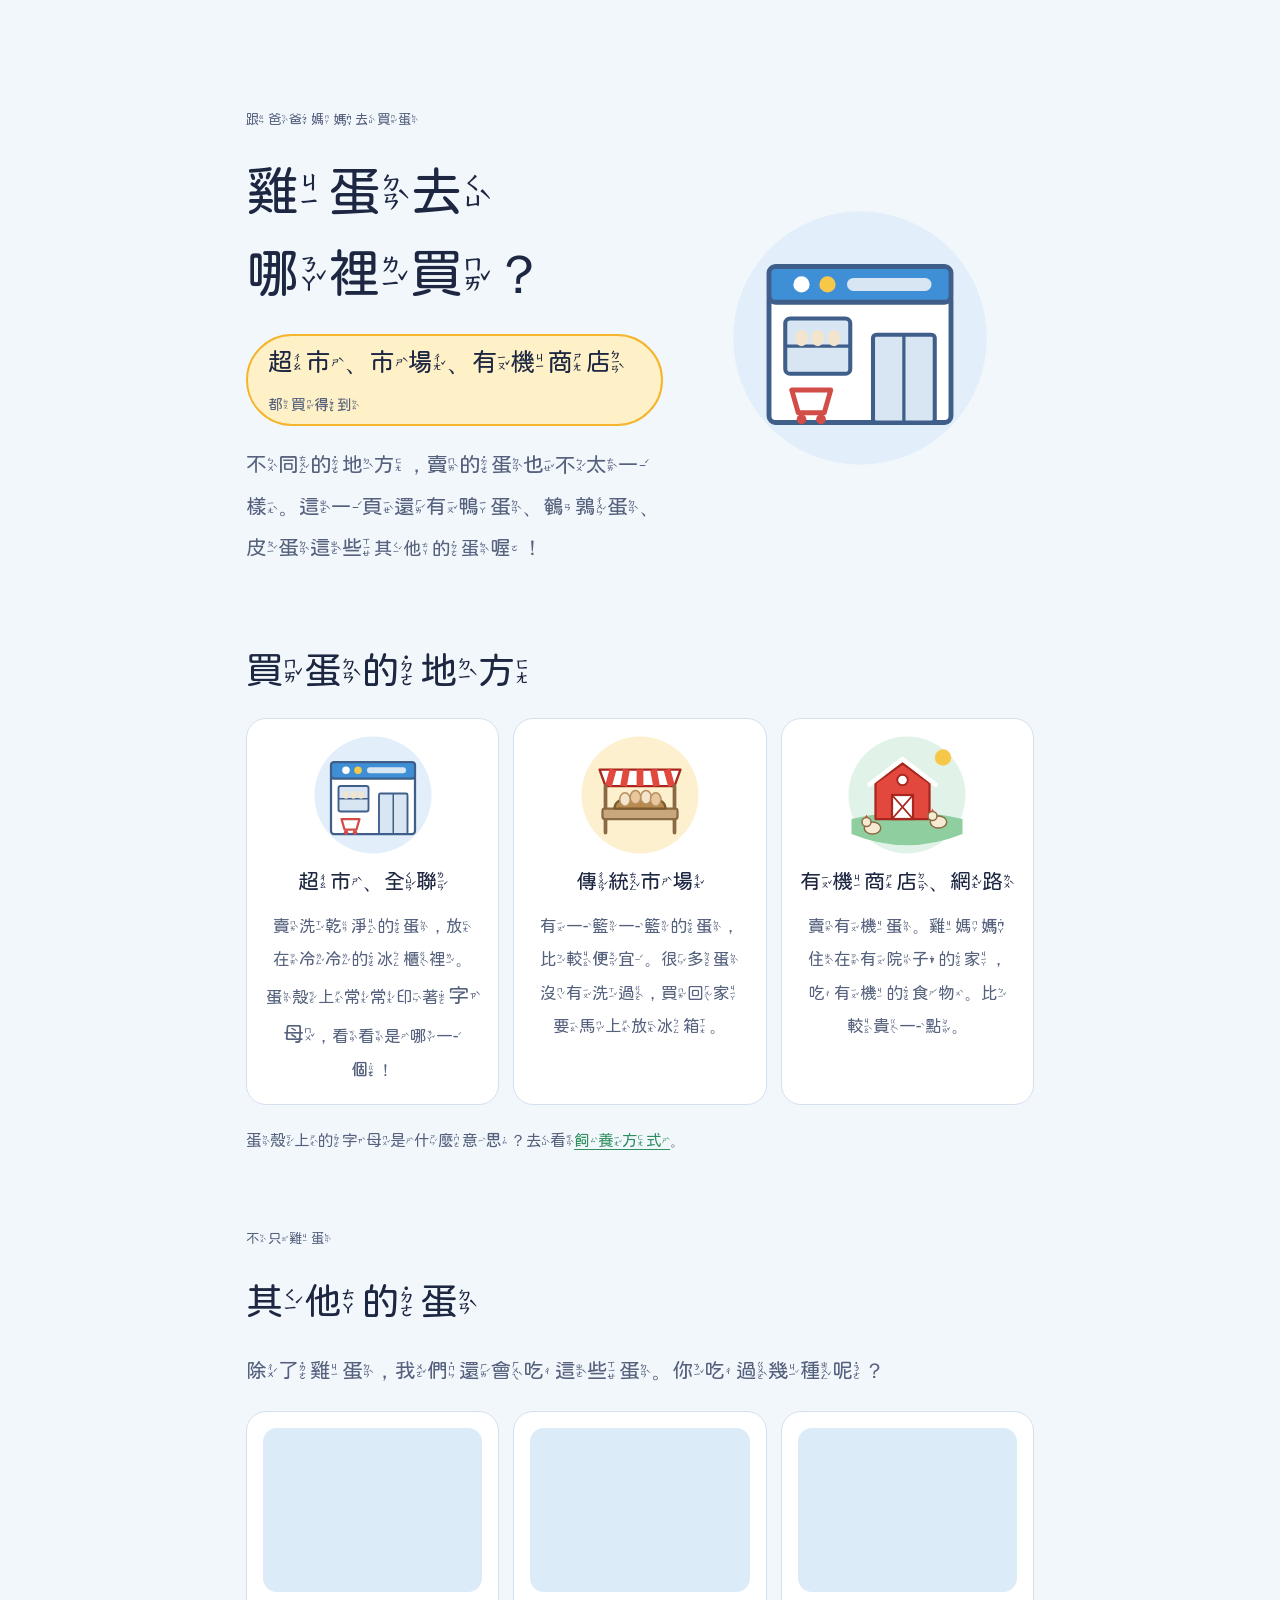
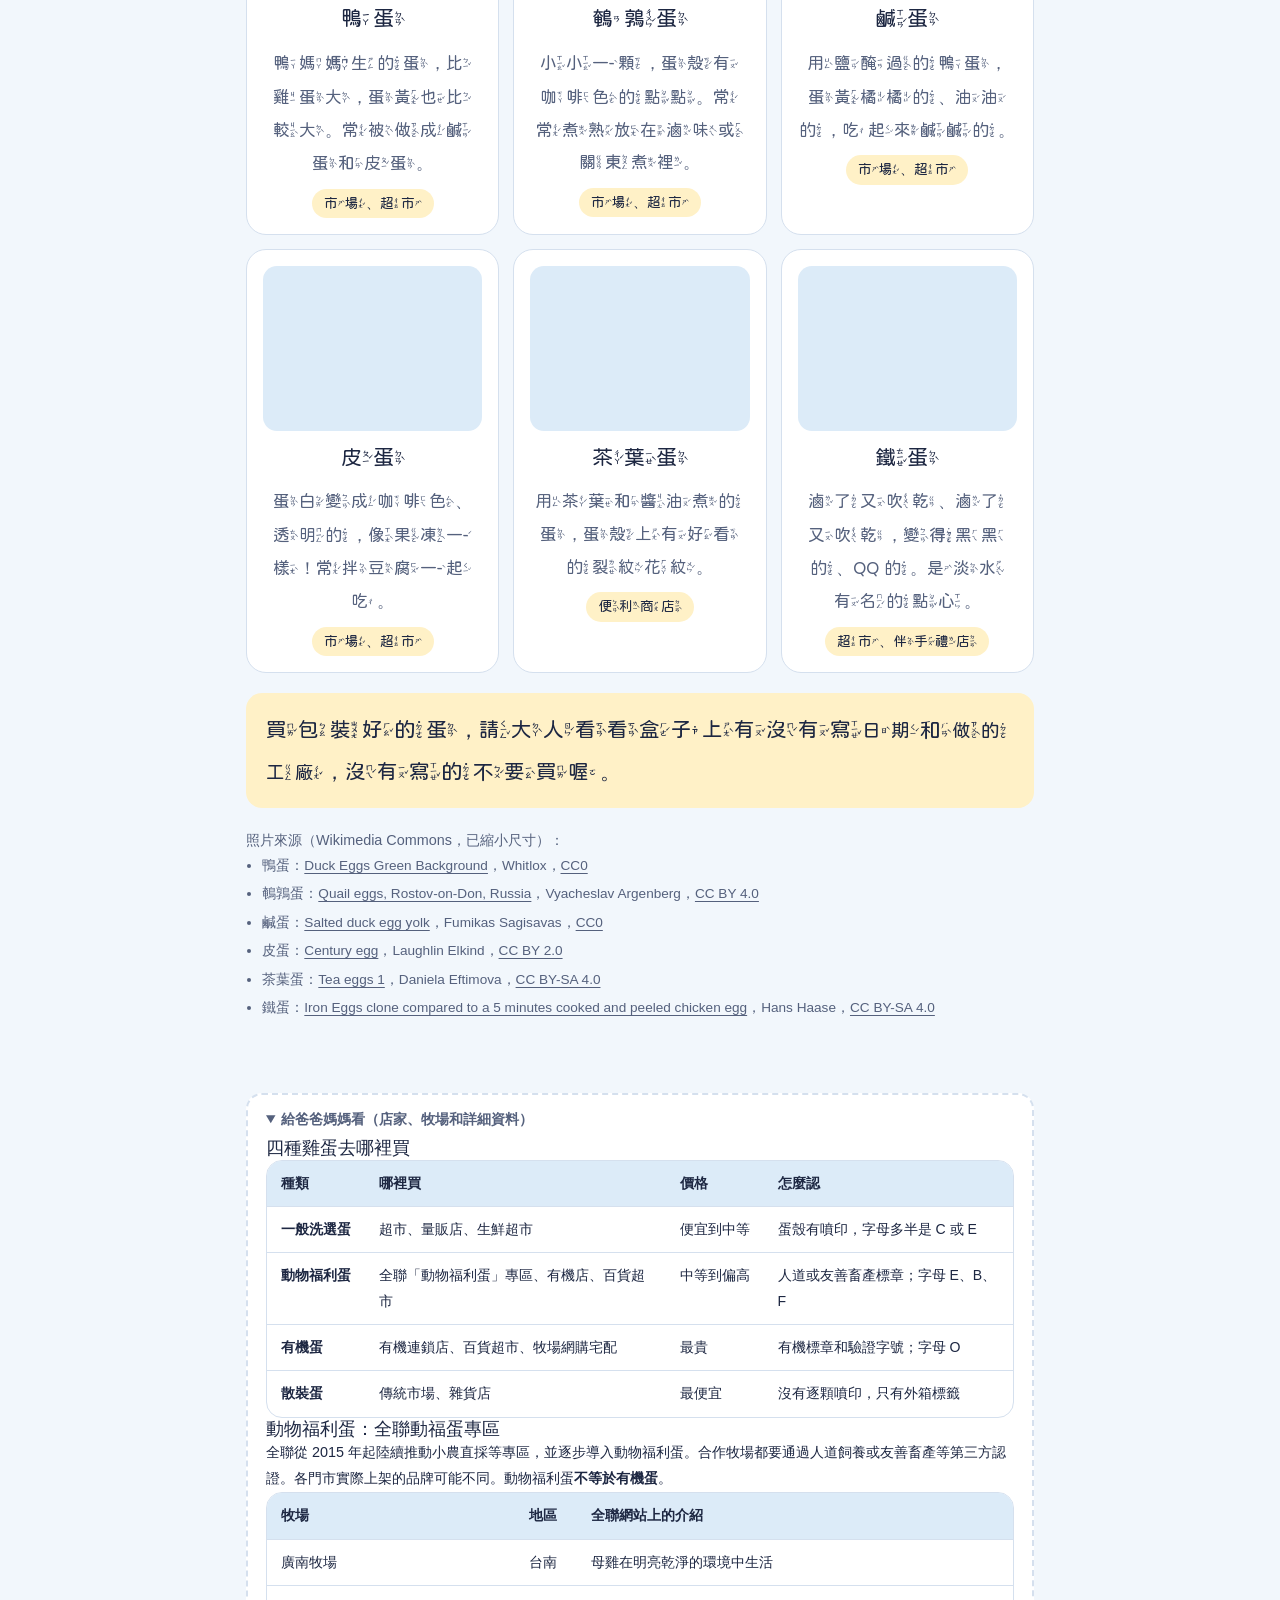
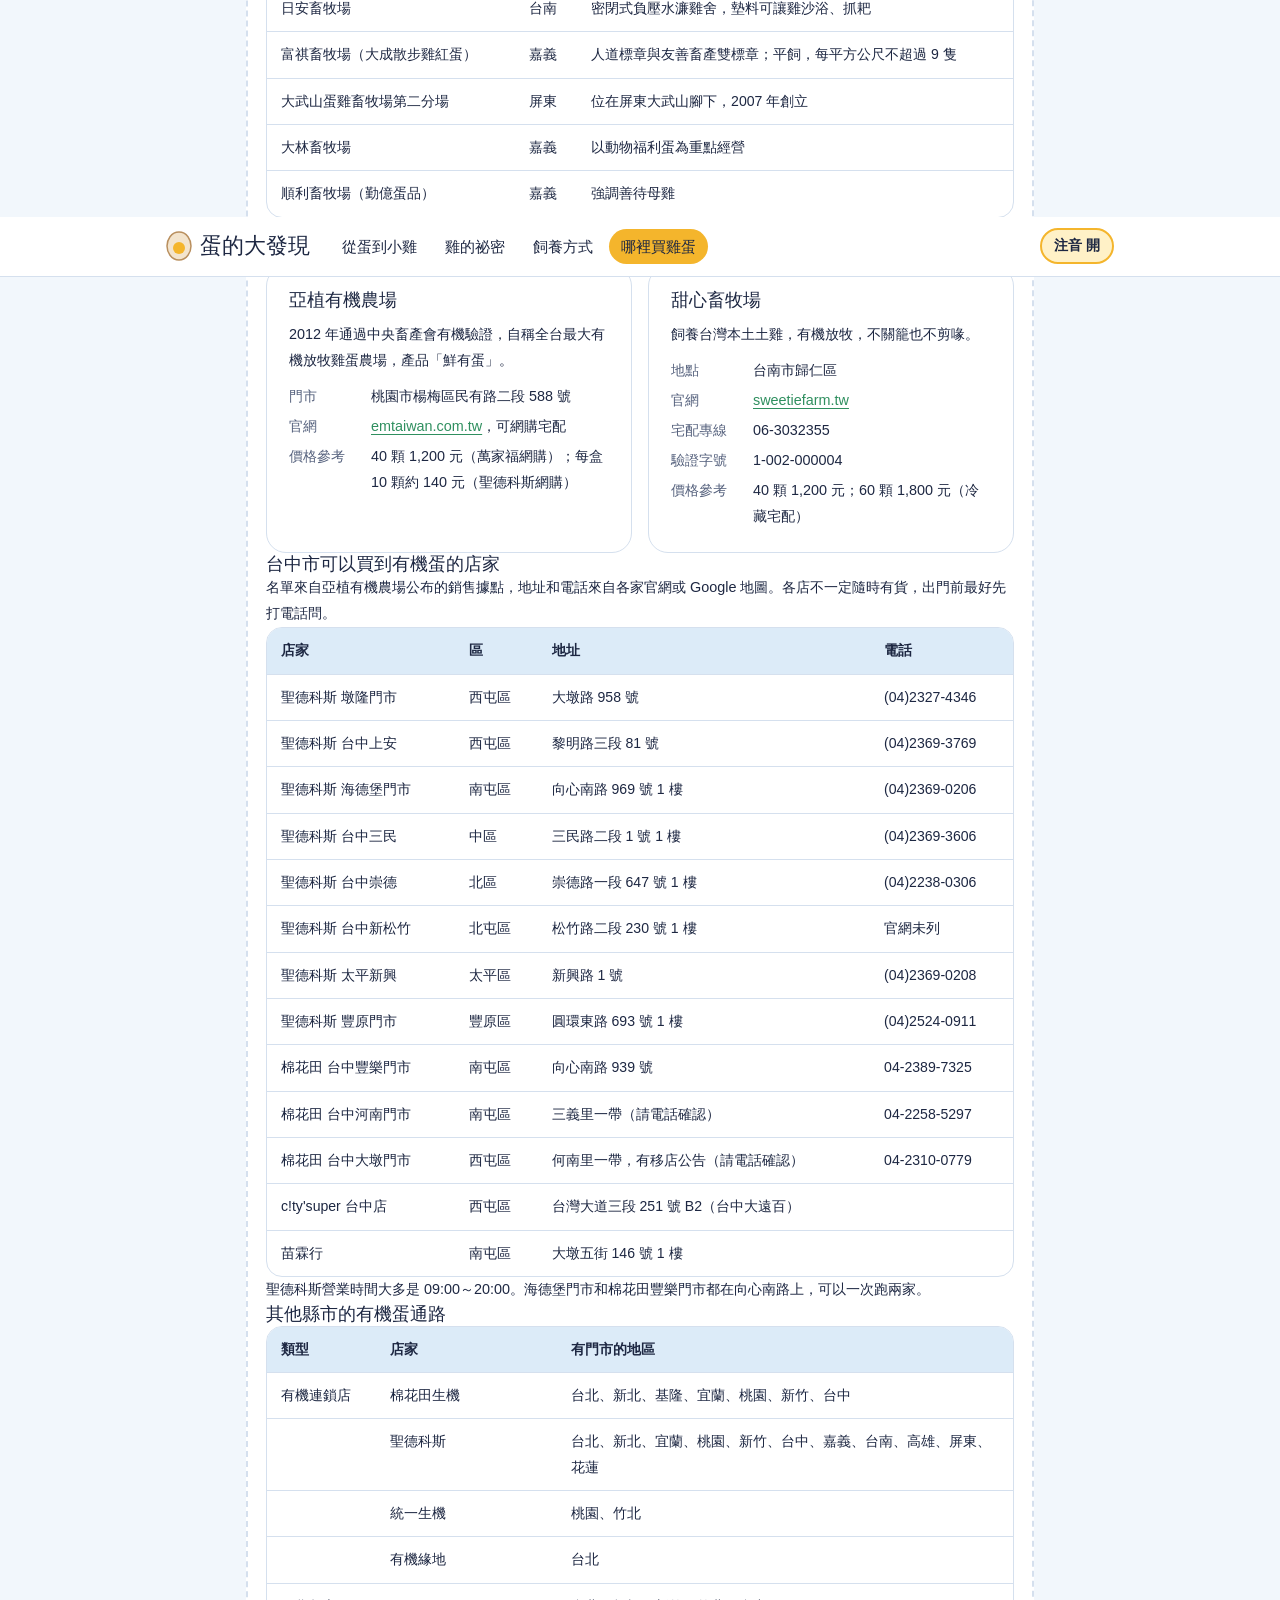
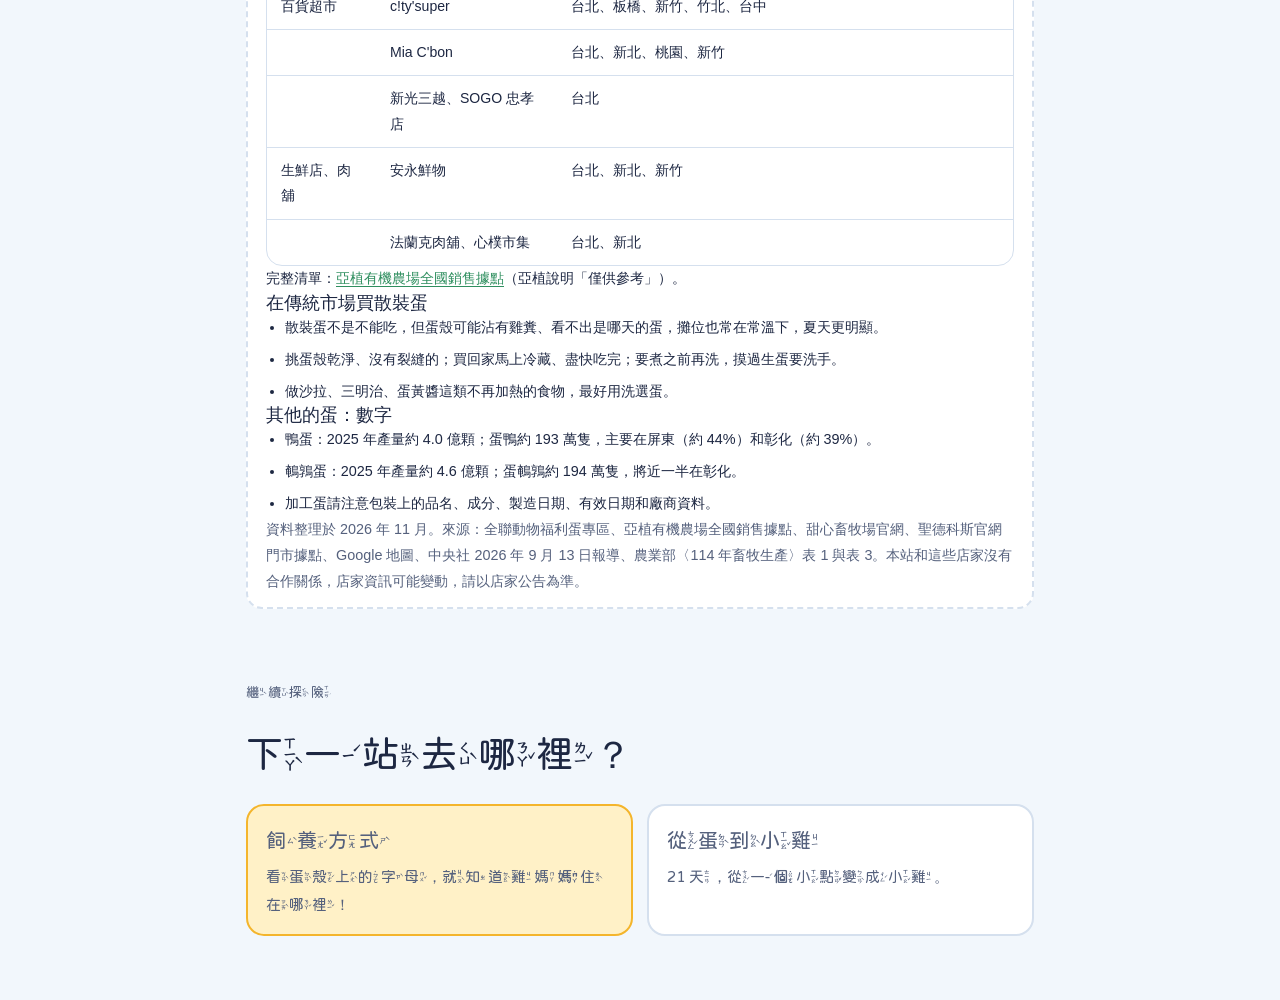
<file: organic.html>
<!doctype html>
<html lang="zh-Hant-TW">
<head>
<meta charset="utf-8">
<meta name="viewport" content="width=device-width, initial-scale=1">
<title>哪裡買雞蛋｜蛋的大發現</title>
<meta http-equiv="refresh" content="0; url=buy-eggs.html#organic">
<link rel="canonical" href="buy-eggs.html">
</head>
<body>
<p>這一頁已經搬到<a href="buy-eggs.html#organic">哪裡買雞蛋</a>。</p>
</body>
</html>
</file>
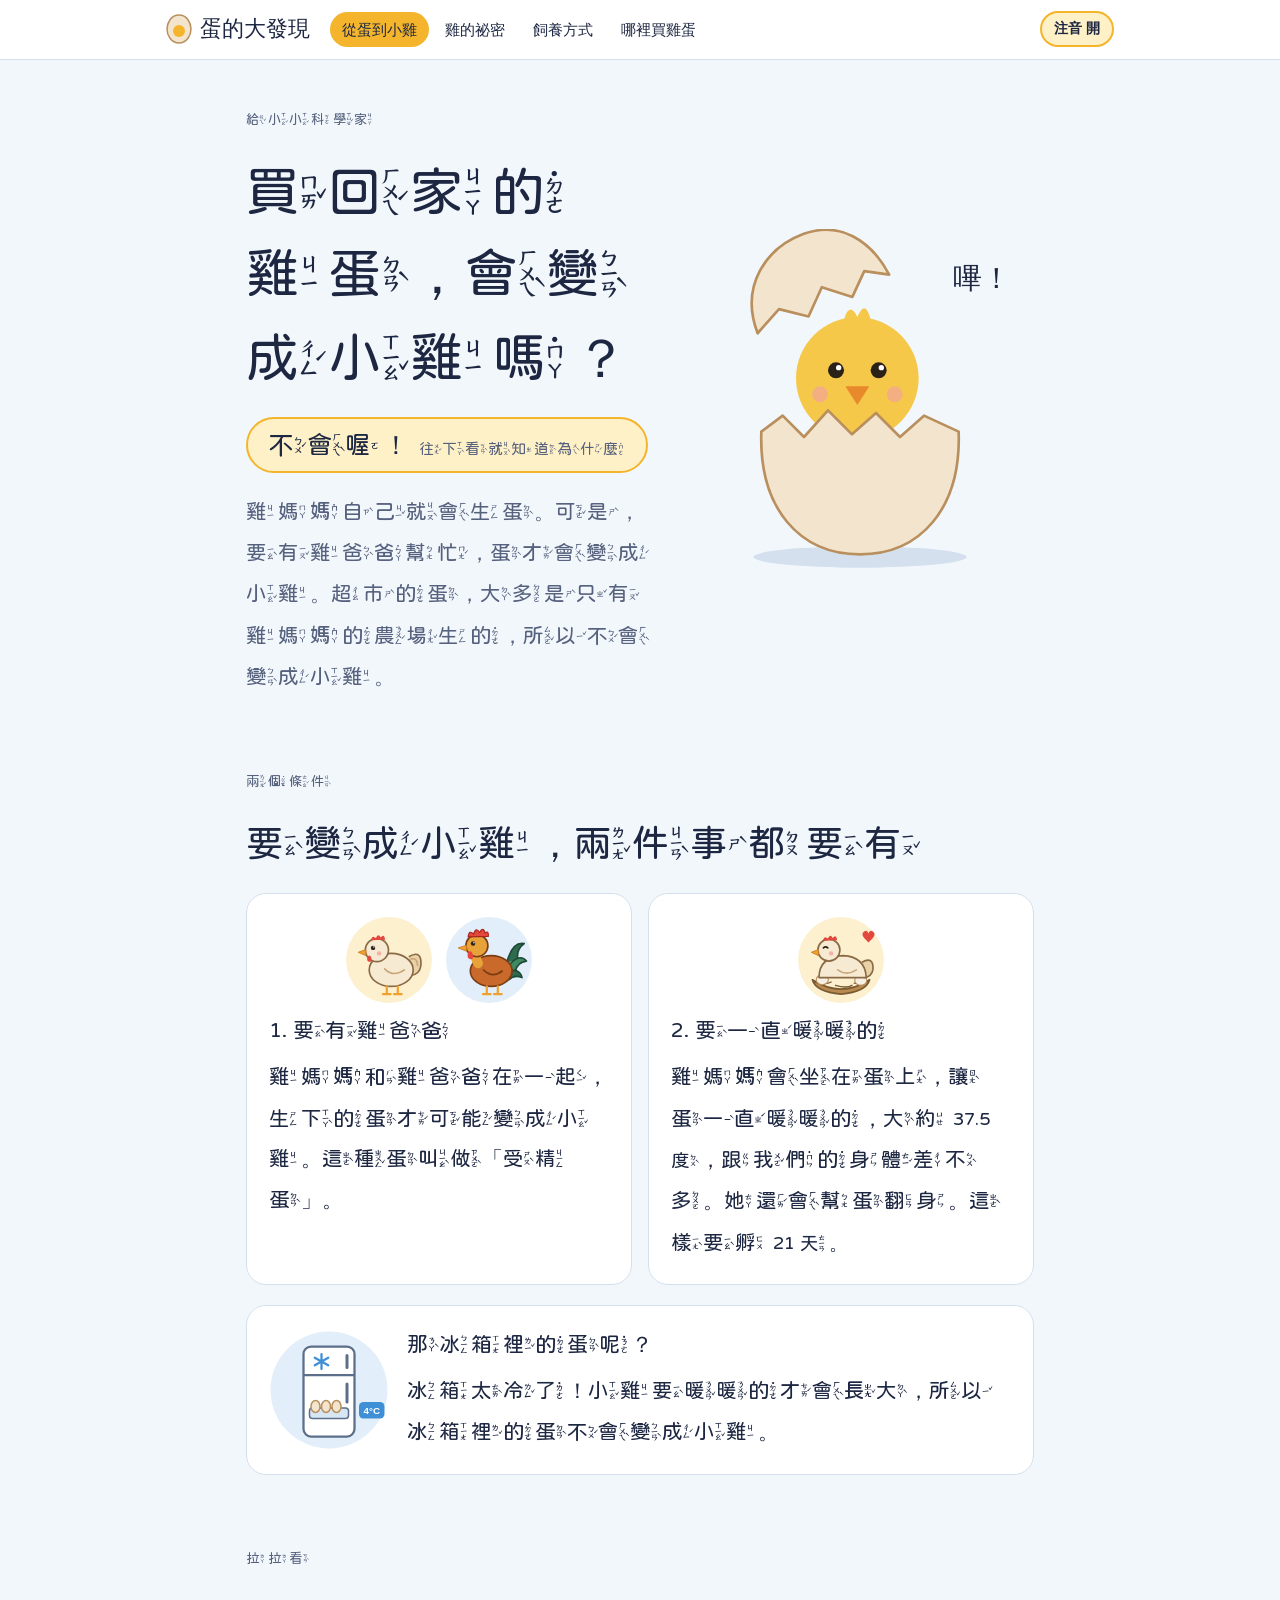
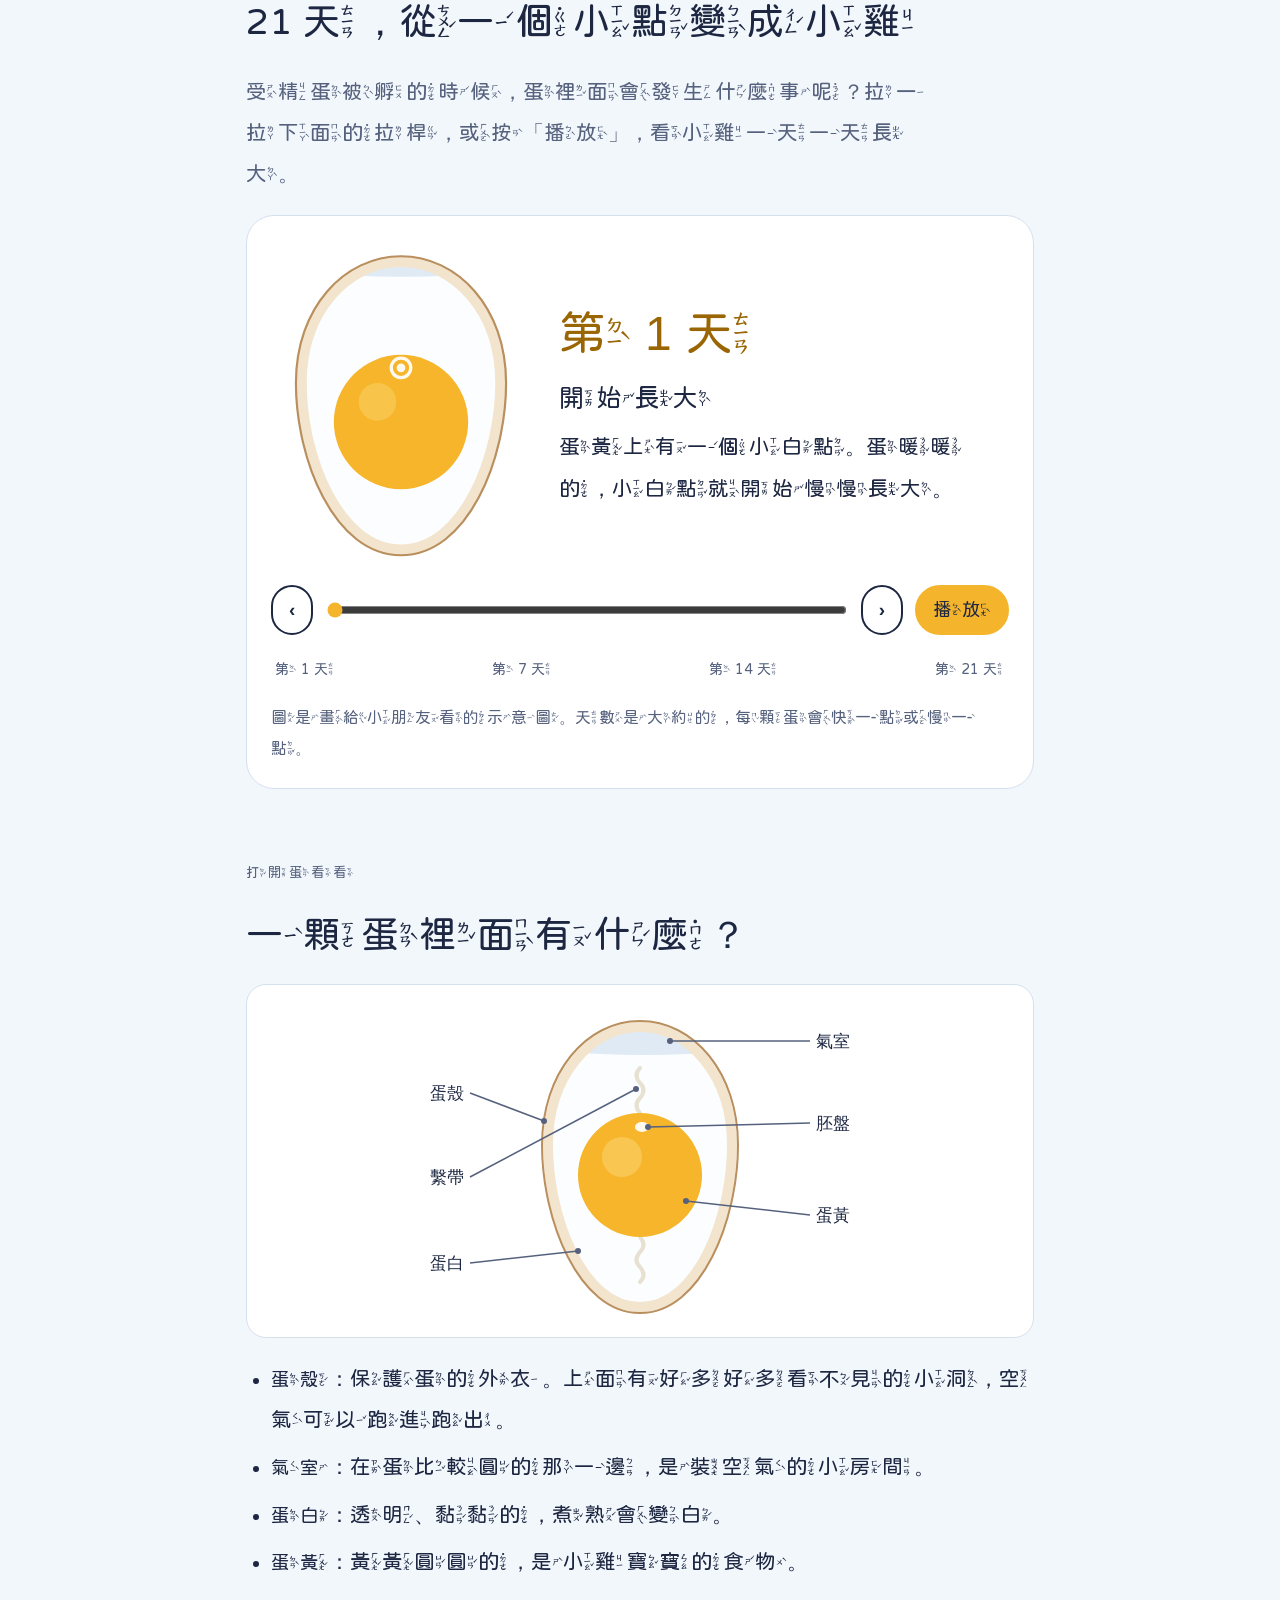
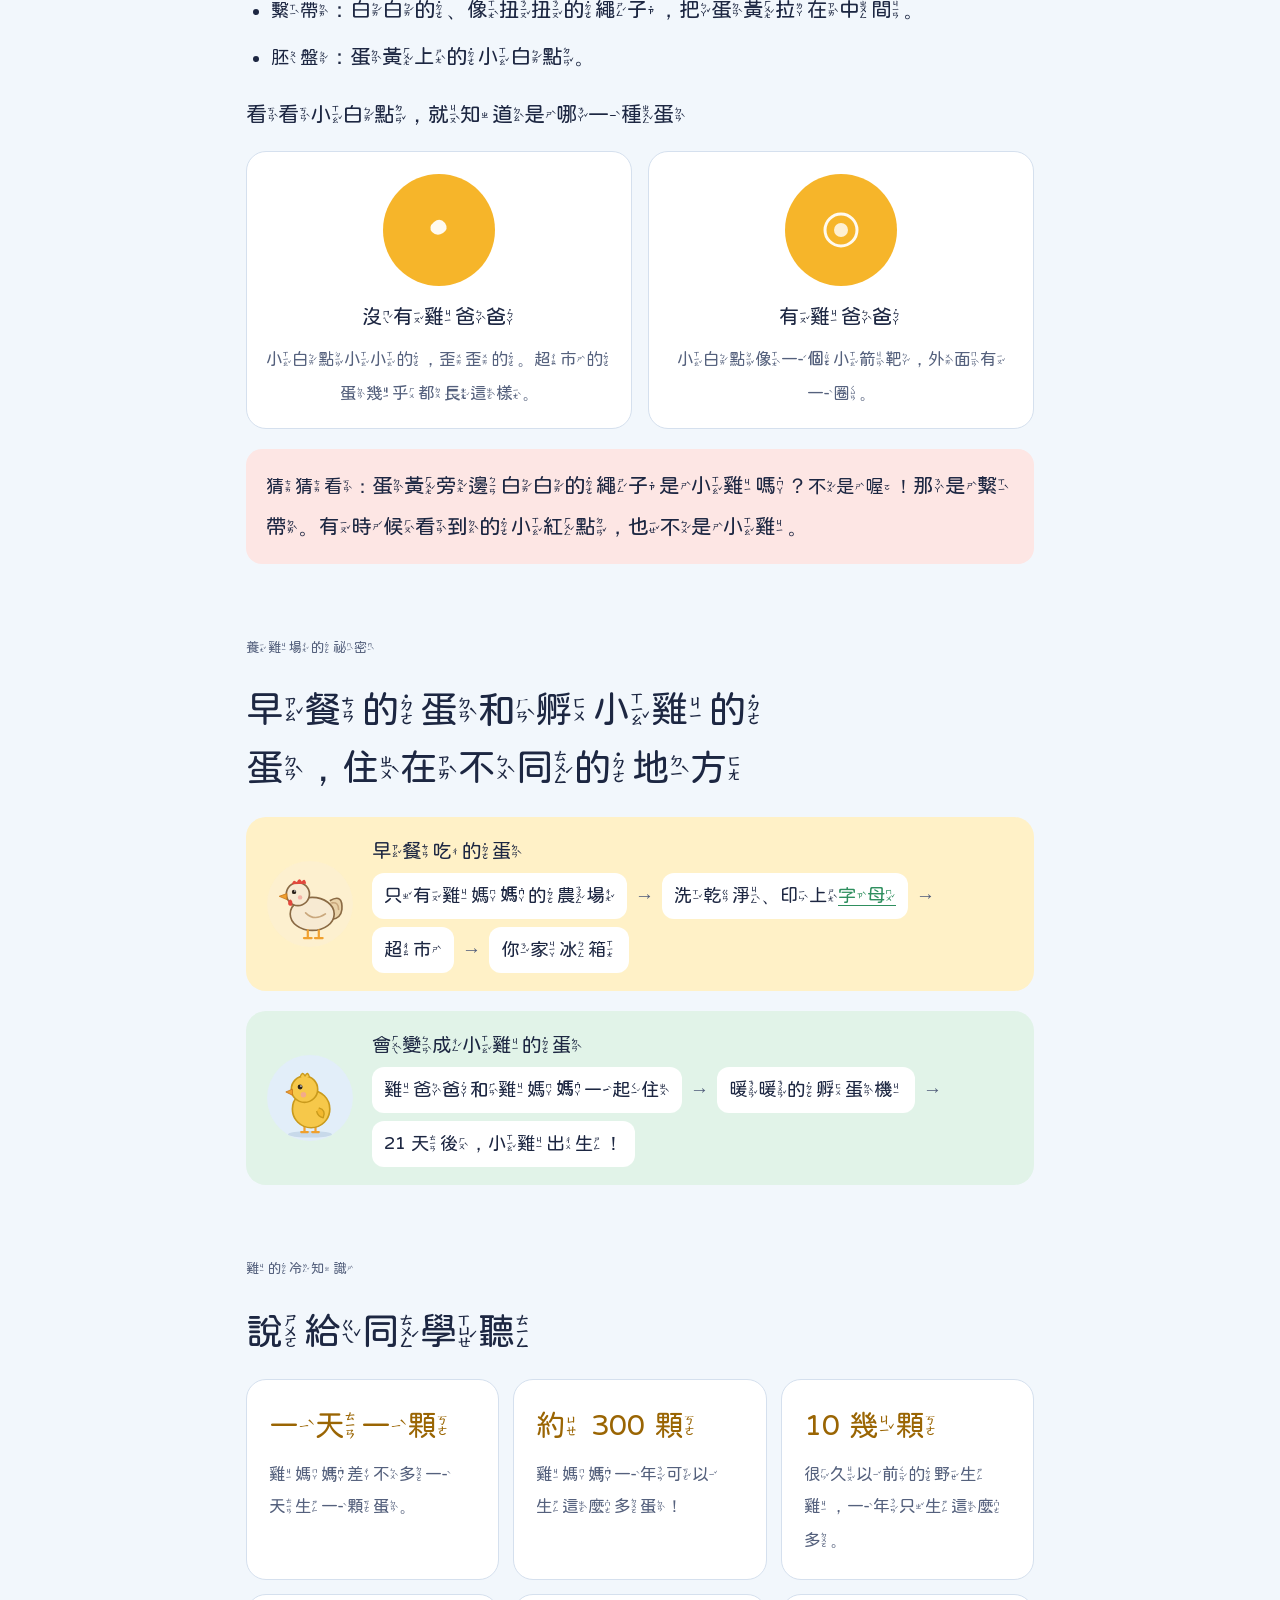
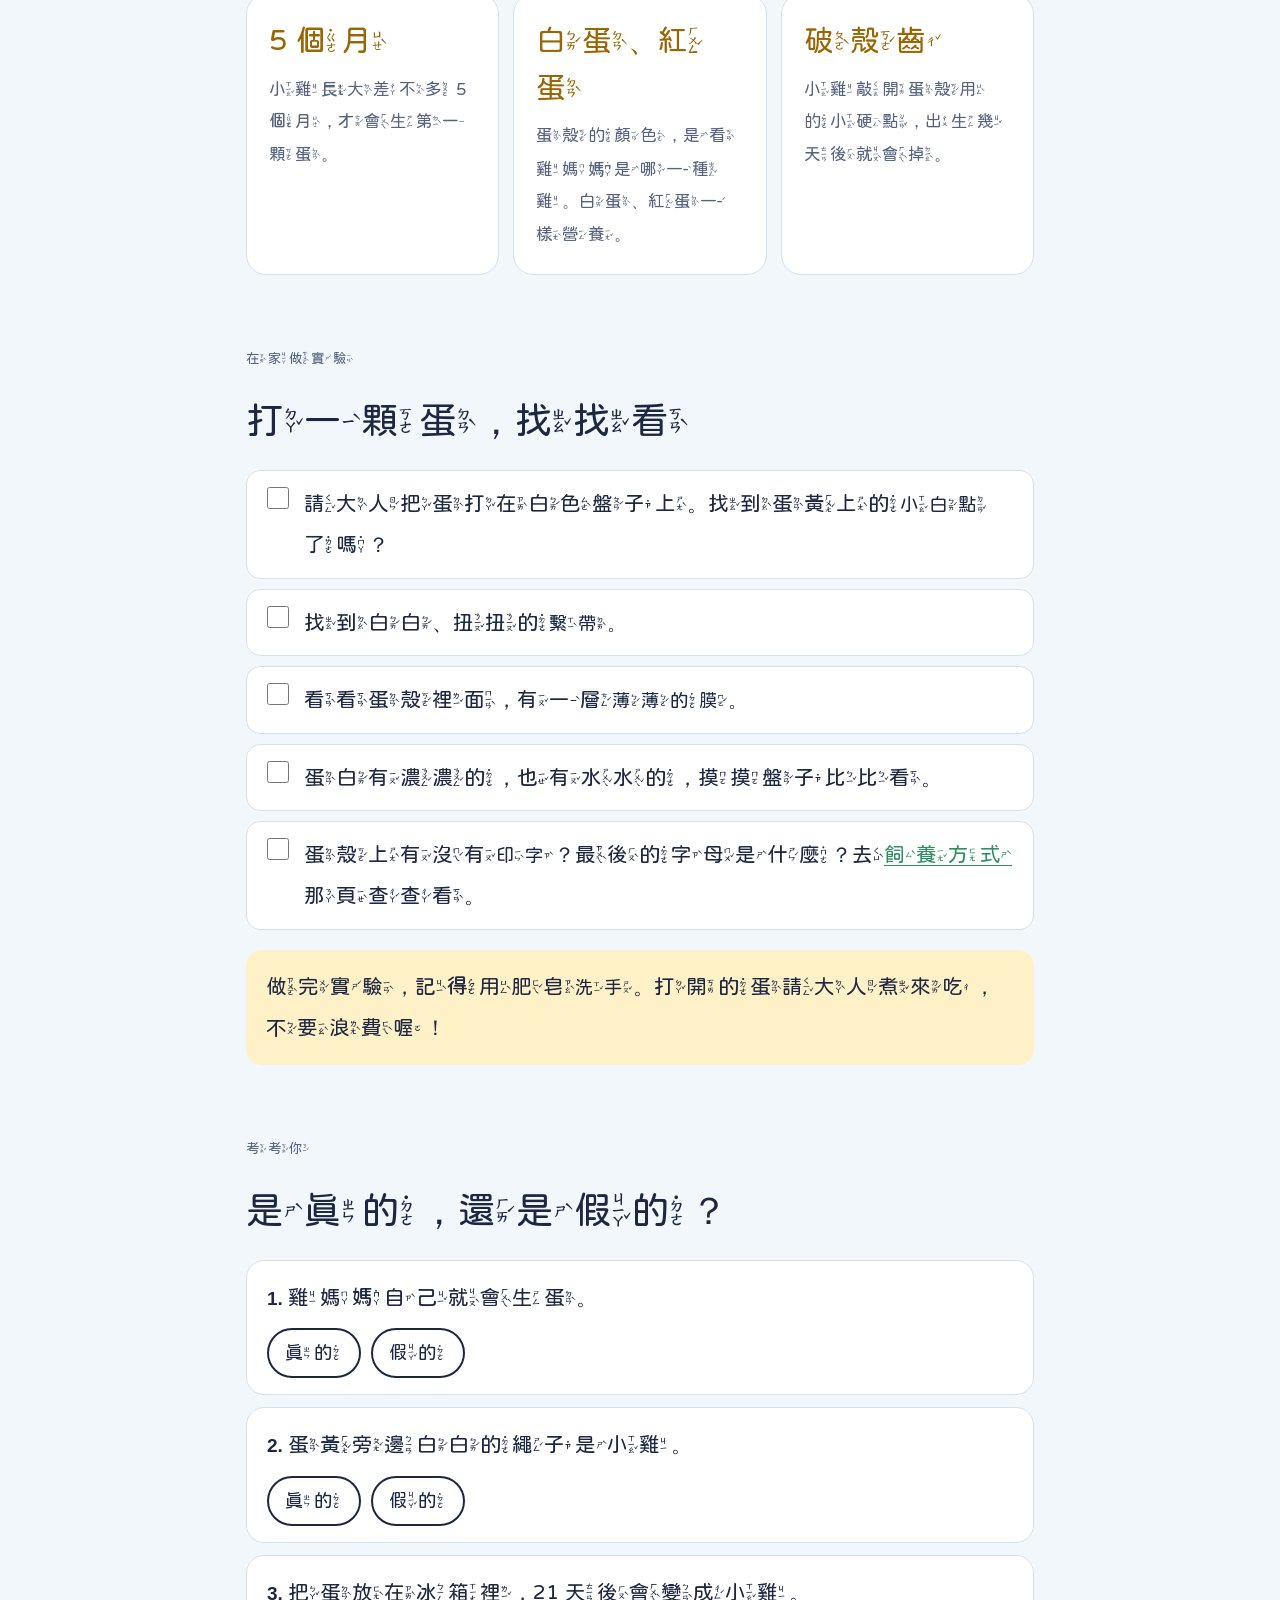
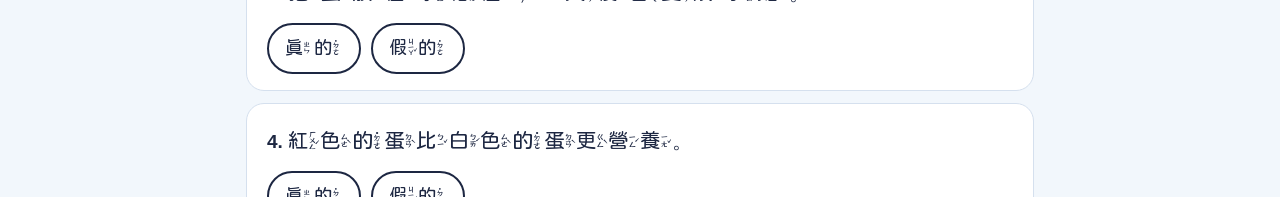
<file: taiwan-data.html>
<!doctype html>
<html lang="zh-Hant-TW">
<head>
<meta charset="utf-8">
<meta name="viewport" content="width=device-width, initial-scale=1">
<title>從蛋到小雞｜蛋的大發現</title>
<meta http-equiv="refresh" content="0; url=index.html">
<link rel="canonical" href="index.html">
</head>
<body>
<p>這一頁已經移除了。請回到<a href="index.html">蛋的大發現首頁</a>。</p>
</body>
</html>
</file>
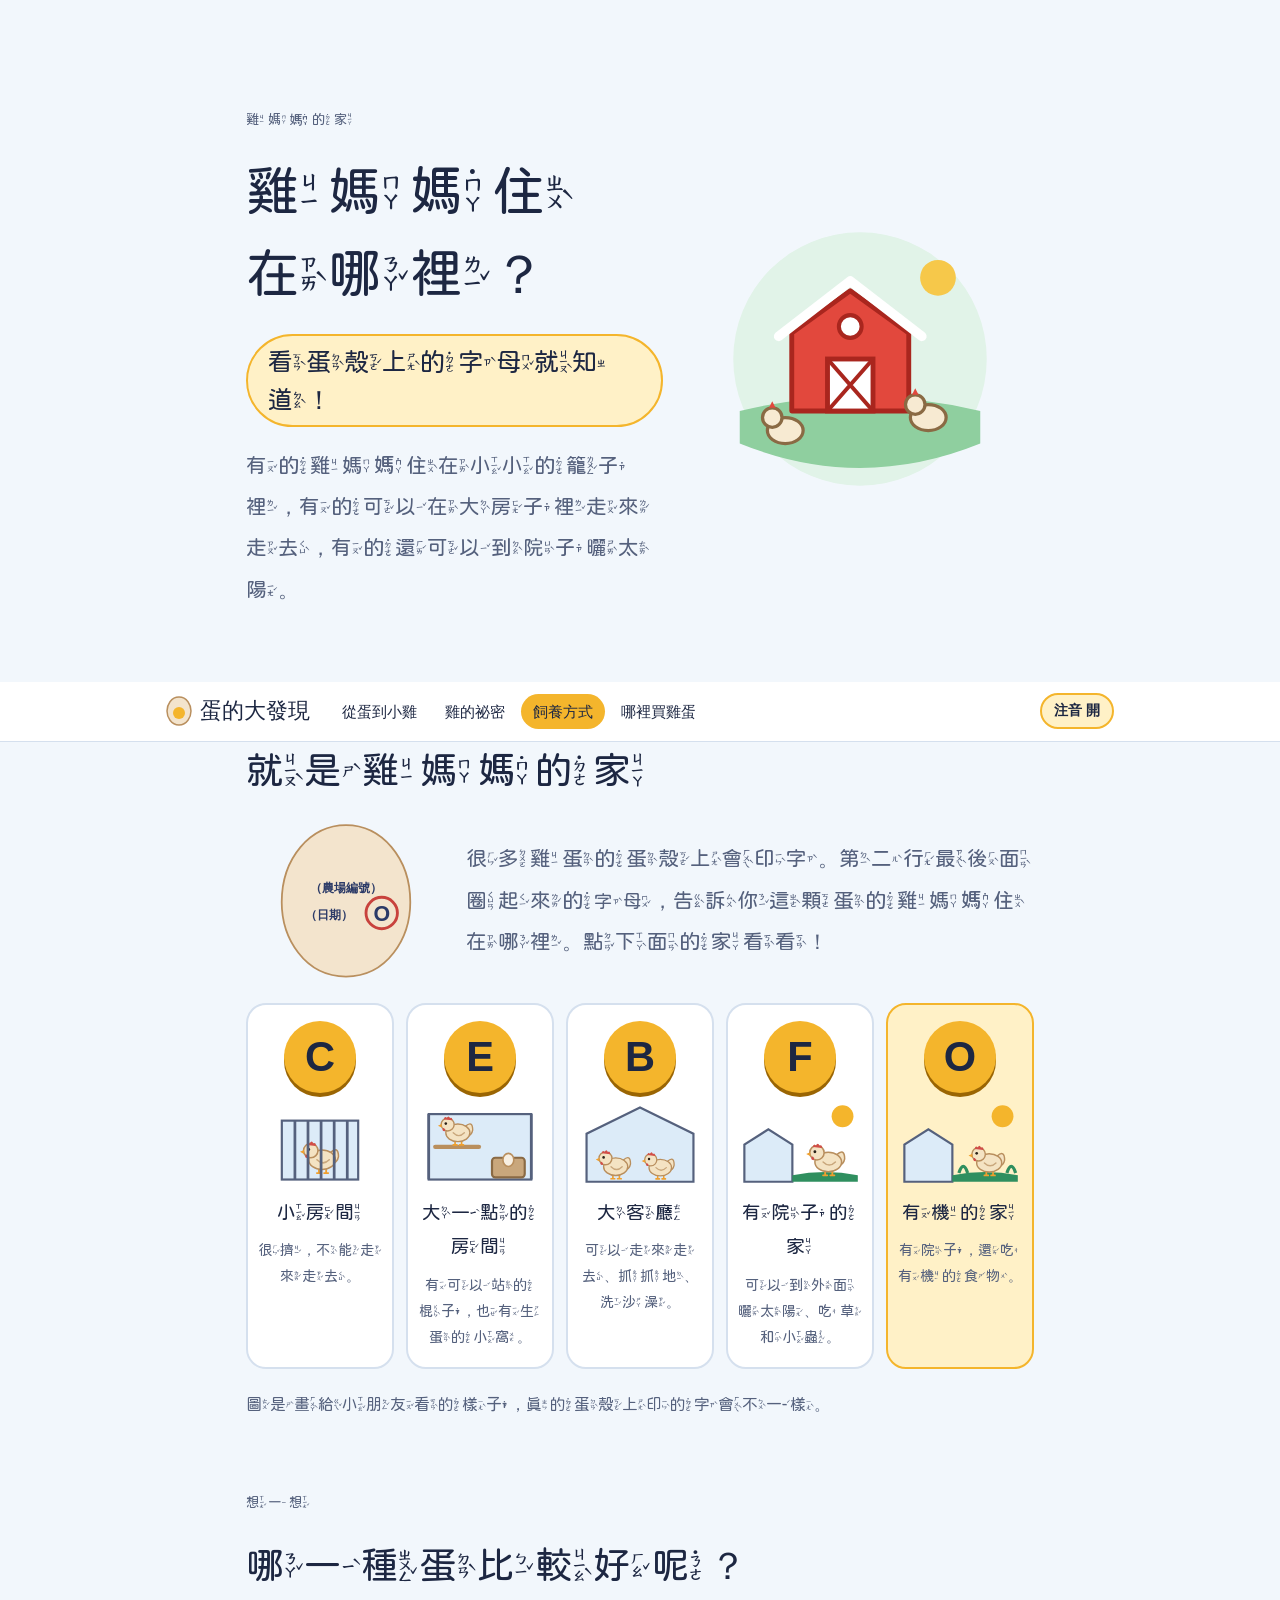
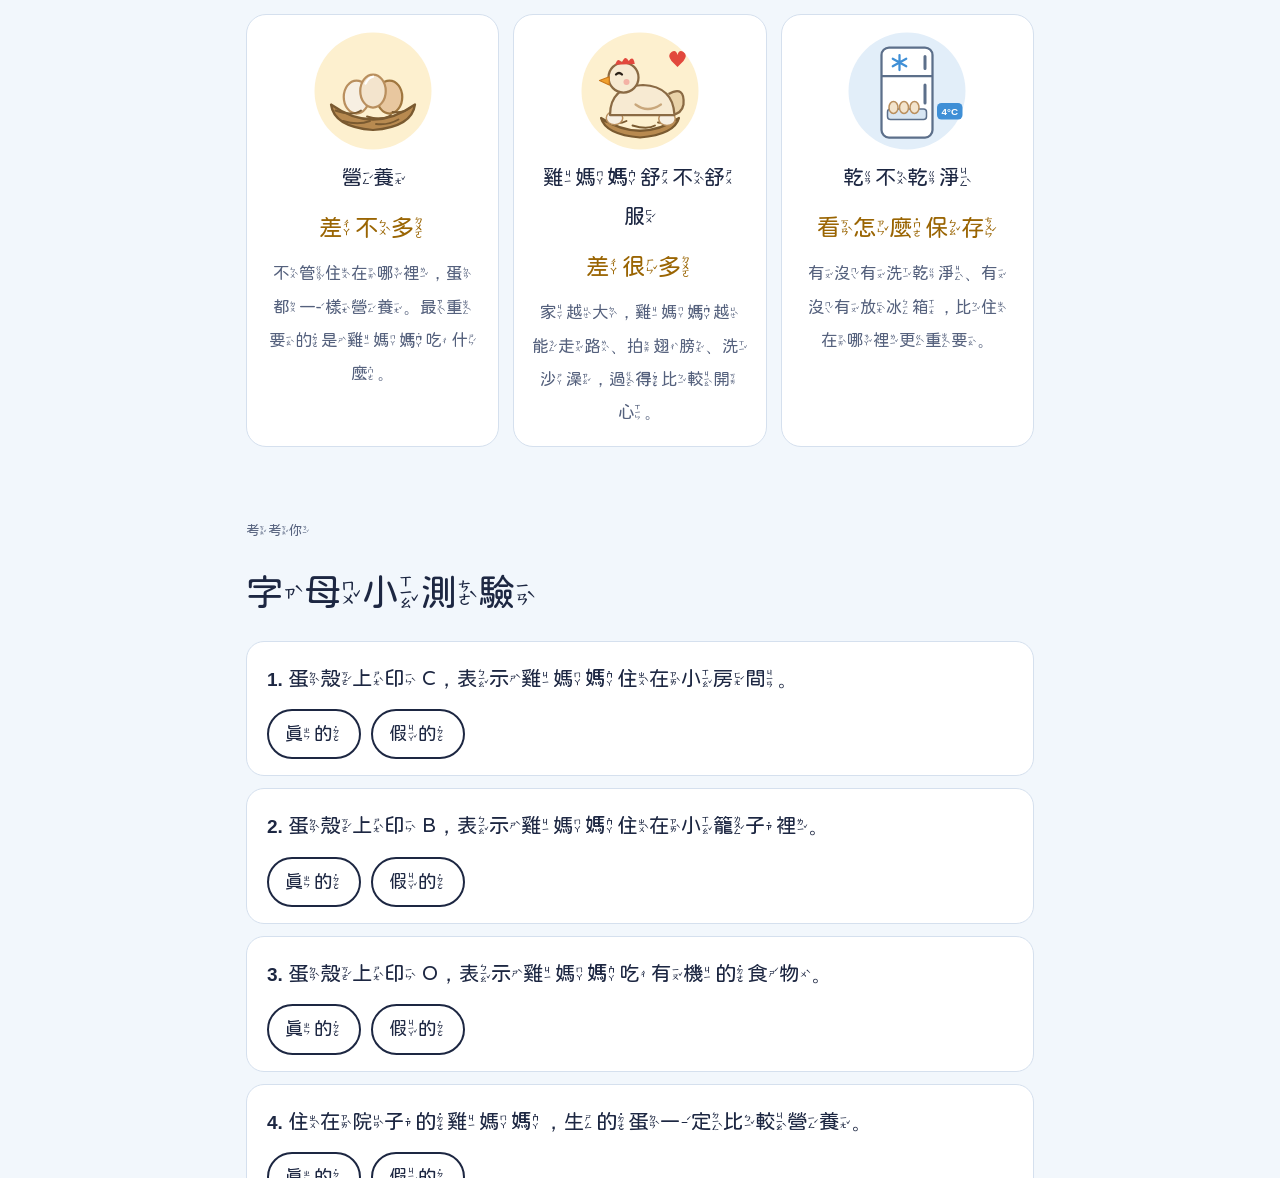
<file: washed-eggs.html>
<!doctype html>
<html lang="zh-Hant-TW">
<head>
<meta charset="utf-8">
<meta name="viewport" content="width=device-width, initial-scale=1">
<title>飼養方式｜蛋的大發現</title>
<meta http-equiv="refresh" content="0; url=farming.html#letters">
<link rel="canonical" href="farming.html">
</head>
<body>
<p>這一頁已經移除了。蛋殼上的字母，請看<a href="farming.html#letters">飼養方式</a>。</p>
</body>
</html>
</file>
<file: assets/style.css>
/* 蛋的大發現: one friendly reading column per page, sky-tinted ground, yolk accent. */
:root {
  --bg: #f2f7fc;
  --surface: #ffffff;
  --ink: #1d2742;
  --muted: #55617d;
  --line: #d5e0ee;
  --sky-soft: #dcebf8;
  --yolk: #f4b52c;
  --yolk-deep: #9a6503;
  --yolk-soft: #fff1c7;
  --leaf: #2f8f5f;
  --leaf-soft: #e1f3e8;
  --berry: #c8423d;
  --berry-soft: #fde6e4;
  --shell: #f3e4cd;
  --shell-line: #b98f5e;
  --albumen: #fbfdff;
  --display: "Iansui", "Noto Sans TC", "PingFang TC", "Microsoft JhengHei", sans-serif;
  --body: "Noto Sans TC", "PingFang TC", "Microsoft JhengHei", sans-serif;
  color-scheme: light;
}
@media (prefers-color-scheme: dark) {
  :root:not([data-theme="light"]) {
    --bg: #0f1729; --surface: #18223a; --ink: #edf2fb; --muted: #a5b1ca; --line: #2a3756;
    --sky-soft: #1c2b47; --yolk: #f7c241; --yolk-deep: #f7c241; --yolk-soft: #3a3016;
    --leaf: #5fc28d; --leaf-soft: #173a2a; --berry: #f07f7a; --berry-soft: #3d1f22;
    --shell: #ead9bf; --shell-line: #b8946a; --albumen: #e9eff8;
    color-scheme: dark;
  }
}
:root[data-theme="dark"] {
  --bg: #0f1729; --surface: #18223a; --ink: #edf2fb; --muted: #a5b1ca; --line: #2a3756;
  --sky-soft: #1c2b47; --yolk: #f7c241; --yolk-deep: #f7c241; --yolk-soft: #3a3016;
  --leaf: #5fc28d; --leaf-soft: #173a2a; --berry: #f07f7a; --berry-soft: #3d1f22;
  --shell: #ead9bf; --shell-line: #b8946a; --albumen: #e9eff8;
  color-scheme: dark;
}

* { box-sizing: border-box; }
html { -webkit-text-size-adjust: 100%; }
body {
  margin: 0;
  background: var(--bg);
  color: var(--ink);
  font-family: var(--body);
  font-size: 19px;
  line-height: 1.8;
}
img, svg { max-width: 100%; }
a { color: var(--leaf); text-underline-offset: 3px; }
a:hover { text-decoration-thickness: 2px; }
[hidden] { display: none !important; }

/* Site header */
.site-head {
  position: sticky;
  top: 0;
  z-index: 20;
  background: var(--surface);
  border-bottom: 1px solid var(--line);
}
.nav {
  max-width: 980px;
  margin: 0 auto;
  padding-left: max(16px, env(safe-area-inset-left, 0px));
  padding-right: max(16px, env(safe-area-inset-right, 0px));
  padding-block: 10px;
  display: flex;
  align-items: center;
  gap: 8px 20px;
  flex-wrap: wrap;
}
.brand {
  font-family: var(--display);
  font-size: 1.35rem;
  color: var(--ink);
  text-decoration: none;
  display: inline-flex; align-items: center; gap: 8px;
}
.brand svg { width: 26px; height: 30px; }
.nav ul {
  list-style: none; margin: 0; padding: 0;
  display: flex; gap: 4px; flex-wrap: wrap;
}
.nav ul a {
  display: block;
  padding: 4px 12px;
  border-radius: 999px;
  color: var(--ink);
  text-decoration: none;
  font-weight: 500;
  font-size: 0.95rem;
}
.nav ul a:hover { background: var(--yolk-soft); }
.nav ul a[aria-current="page"] { background: var(--yolk); color: #1d2742; }
.nav ul a:focus-visible, .btn:focus-visible, input:focus-visible, .brand:focus-visible { outline: 3px solid var(--yolk); outline-offset: 2px; }

/* Layout */
.wrap {
  max-width: 820px;
  margin: 0 auto;
  padding-left: max(16px, env(safe-area-inset-left, 0px));
  padding-right: max(16px, env(safe-area-inset-right, 0px));
  padding-block: 0 64px;
  display: flex;
  flex-direction: column;
  gap: 72px;
}
h1, h2, h3 { font-family: var(--display); font-weight: 400; text-wrap: balance; margin: 0; line-height: 1.3; }
h1 { font-size: clamp(2.2rem, 6.5vw, 3.4rem); }
h2 { font-size: clamp(1.8rem, 4.5vw, 2.4rem); }
h3 { font-size: 1.35rem; }
p { margin: 0; }
.eyebrow { font-size: 0.85rem; letter-spacing: 0.12em; color: var(--muted); font-weight: 700; }
.lede { color: var(--muted); max-width: 36em; }
section { display: flex; flex-direction: column; gap: 20px; }
ul.plain, ol.plain { margin: 0; padding-left: 1.3em; display: flex; flex-direction: column; gap: 6px; }

/* Hero */
.hero {
  display: grid;
  grid-template-columns: 1.2fr 1fr;
  gap: 24px;
  align-items: center;
  padding-top: 48px;
}
.hero-text { display: flex; flex-direction: column; gap: 18px; min-width: 0; }
.hero svg { width: 100%; max-width: 320px; justify-self: center; }
.answer {
  align-self: flex-start;
  display: inline-flex; align-items: baseline; gap: 10px; flex-wrap: wrap;
  background: var(--yolk-soft);
  border: 2px solid var(--yolk);
  border-radius: 999px;
  padding: 6px 20px;
  font-family: var(--display);
  font-size: 1.6rem;
}
.answer small { font-family: var(--body); font-size: 0.95rem; color: var(--muted); }

/* Generic blocks */
.card {
  background: var(--surface);
  border: 1px solid var(--line);
  border-radius: 20px;
  padding: 22px;
  display: flex; flex-direction: column; gap: 10px;
  min-width: 0;
}
.grid-2 { display: grid; grid-template-columns: 1fr 1fr; gap: 16px; }
.grid-3 { display: grid; grid-template-columns: repeat(3, 1fr); gap: 14px; }
.note-sky { background: var(--sky-soft); border-radius: 16px; padding: 16px 20px; }
.note-berry { background: var(--berry-soft); border-radius: 16px; padding: 16px 20px; }
.note-yolk { background: var(--yolk-soft); border-radius: 16px; padding: 16px 20px; }
.note-leaf { background: var(--leaf-soft); border-radius: 16px; padding: 16px 20px; }
.note { font-size: 0.9rem; color: var(--muted); }
.kid {
  font-family: var(--display);
  font-size: 1.3rem;
  background: var(--yolk-soft);
  border-left: 6px solid var(--yolk);
  border-radius: 0 16px 16px 0;
  padding: 14px 20px;
}

/* Tables */
.table-wrap { overflow-x: auto; background: var(--surface); border: 1px solid var(--line); border-radius: 16px; }
table { border-collapse: collapse; width: 100%; font-size: 0.95rem; }
th, td { padding: 10px 14px; text-align: left; border-bottom: 1px solid var(--line); vertical-align: top; }
th { font-weight: 700; background: var(--sky-soft); white-space: nowrap; }
tr:last-child td { border-bottom: 0; }
td.num, th.num { text-align: right; font-variant-numeric: tabular-nums; white-space: nowrap; }
.code {
  display: inline-grid; place-items: center;
  width: 30px; height: 30px; border-radius: 50%;
  background: var(--ink); color: var(--bg);
  font-weight: 700; font-family: var(--body);
}

/* Buttons */
.btn {
  font: inherit; font-weight: 700;
  border: 2px solid var(--ink);
  background: var(--surface); color: var(--ink);
  border-radius: 999px;
  padding: 6px 16px;
  cursor: pointer;
}
.btn:hover { background: var(--yolk-soft); }
.btn.primary { background: var(--yolk); border-color: var(--yolk); color: #1d2742; }
.btn[aria-pressed="true"] { background: var(--ink); color: var(--bg); }
.btn:disabled { cursor: default; opacity: 0.6; }

/* Next page links */
.next {
  display: grid; grid-template-columns: repeat(auto-fit, minmax(220px, 1fr)); gap: 14px;
}
.next a {
  display: flex; flex-direction: column; gap: 4px;
  background: var(--surface);
  border: 2px solid var(--line);
  border-radius: 18px;
  padding: 16px 18px;
  color: var(--ink);
  text-decoration: none;
}
.next a:hover { border-color: var(--yolk); }
.next a b { font-family: var(--display); font-weight: 400; font-size: 1.3rem; }
.next a span { color: var(--muted); font-size: 0.95rem; }
.next a.star { border-color: var(--yolk); background: var(--yolk-soft); }

/* Quiz */
.quiz { display: flex; flex-direction: column; gap: 12px; }
.q {
  background: var(--surface);
  border: 1px solid var(--line);
  border-radius: 18px;
  padding: 16px 20px;
  display: flex; flex-direction: column; gap: 10px;
}
.q-row { display: flex; gap: 10px; flex-wrap: wrap; }
.q .result { font-weight: 500; }
.q .result.ok { color: var(--leaf); }
.q .result.no { color: var(--berry); }
.score { font-family: var(--display); font-size: 1.3rem; }

/* Bars (single-series horizontal bar charts) */
.bars { display: flex; flex-direction: column; gap: 10px; }
.bar-row { display: grid; grid-template-columns: 6.5em 1fr; gap: 12px; align-items: center; }
.bar-row .label { font-weight: 500; }
.bar-track { position: relative; height: 30px; display: flex; align-items: center; gap: 8px; }
.bar {
  height: 22px;
  background: var(--yolk);
  border-radius: 0 4px 4px 0;
  min-width: 2px;
}
.bar.dim { background: var(--line); }
.bar-row .val { font-variant-numeric: tabular-nums; white-space: nowrap; font-size: 0.95rem; }
.bar-row:hover .bar { filter: brightness(0.92); }

/* Pictures */
.pic { width: 120px; height: 120px; flex: none; }
.pic-sm { width: 88px; height: 88px; flex: none; }
.pic-lg { width: 100%; max-width: 260px; height: auto; justify-self: center; }
.with-pic { flex-direction: row; align-items: center; gap: 18px; }
.with-pic > div { display: flex; flex-direction: column; gap: 8px; min-width: 0; }
.pic-row { display: flex; gap: 12px; flex-wrap: wrap; justify-content: center; }
.pic-card {
  background: var(--surface); border: 1px solid var(--line); border-radius: 20px;
  padding: 16px; display: flex; flex-direction: column; align-items: center; gap: 8px; text-align: center; min-width: 0;
}
.pic-card b { font-family: var(--display); font-weight: 400; font-size: 1.35rem; }
.pic-card p { color: var(--muted); font-size: 0.95rem; }

/* For grown-ups: collapsible details */
details.grownup {
  background: var(--surface);
  border: 2px dashed var(--line);
  border-radius: 16px;
  padding: 12px 18px;
  font-size: 0.9rem;
}
details.grownup summary {
  cursor: pointer;
  font-weight: 700;
  color: var(--muted);
  list-style-position: inside;
}
details.grownup[open] { display: flex; flex-direction: column; gap: 12px; }
details.grownup[open] summary { margin-bottom: 4px; }
details.grownup h3 { font-size: 1.1rem; }
details.grownup table { font-size: 0.88rem; }

/* Zhuyin: 注音粉圓 (BpmfHuninn, SIL OFL 1.1) draws the zhuyin beside each character itself.
   tools/build-zhuyin.js wraps marked text in .zy and adds variation selectors for polyphones.
   Punctuation (.zp) stays in the body font so it does not get the wide zhuyin cell. */
@font-face {
  font-family: "BpmfHuninn";
  src: url("../fonts/BpmfHuninn-subset.woff2") format("woff2");
  font-display: swap;
}
.zy { font-family: "BpmfHuninn", var(--body); font-weight: 400; font-size: 1.12em; line-height: 1.9; }
:is(h1, h2, h3, b, strong, button, .btn, .big, .daynum, .answer, small, .steps, .where-tag, .score, .next, .eyebrow, .verdict, .say) .zy { font-size: 1em; line-height: 1.5; }
.zp { font-family: var(--body); }
html.zy-off .zy { font-family: inherit; font-size: inherit; line-height: inherit; }
.zy-toggle {
  margin-left: auto;
  font: inherit; font-size: 0.9rem; font-weight: 700;
  border: 2px solid var(--line); border-radius: 999px;
  background: var(--surface); color: var(--ink);
  padding: 3px 12px; cursor: pointer;
}
.zy-toggle[aria-pressed="true"] { border-color: var(--yolk); background: var(--yolk-soft); }
.zy-toggle:focus-visible { outline: 3px solid var(--yolk); outline-offset: 2px; }

footer.site-foot {
  border-top: 1px solid var(--line);
  color: var(--muted);
  font-size: 0.9rem;
  padding-top: 20px;
  display: flex; flex-direction: column; gap: 6px;
}

@media (max-width: 640px) {
  .wrap { gap: 56px; }
  .hero { grid-template-columns: 1fr; padding-top: 28px; }
  .hero svg { max-width: 220px; order: -1; }
  .grid-2 { grid-template-columns: 1fr; }
  .grid-3 { grid-template-columns: 1fr 1fr; }
  .nav ul a { padding: 4px 10px; font-size: 0.9rem; }
  .with-pic { flex-direction: column; text-align: center; }
  .pic { width: 104px; height: 104px; }
}
@media (max-width: 420px) {
  .grid-3 { grid-template-columns: 1fr; }
}
@media (prefers-reduced-motion: reduce) {
  * { animation: none !important; transition: none !important; }
}
</file>
